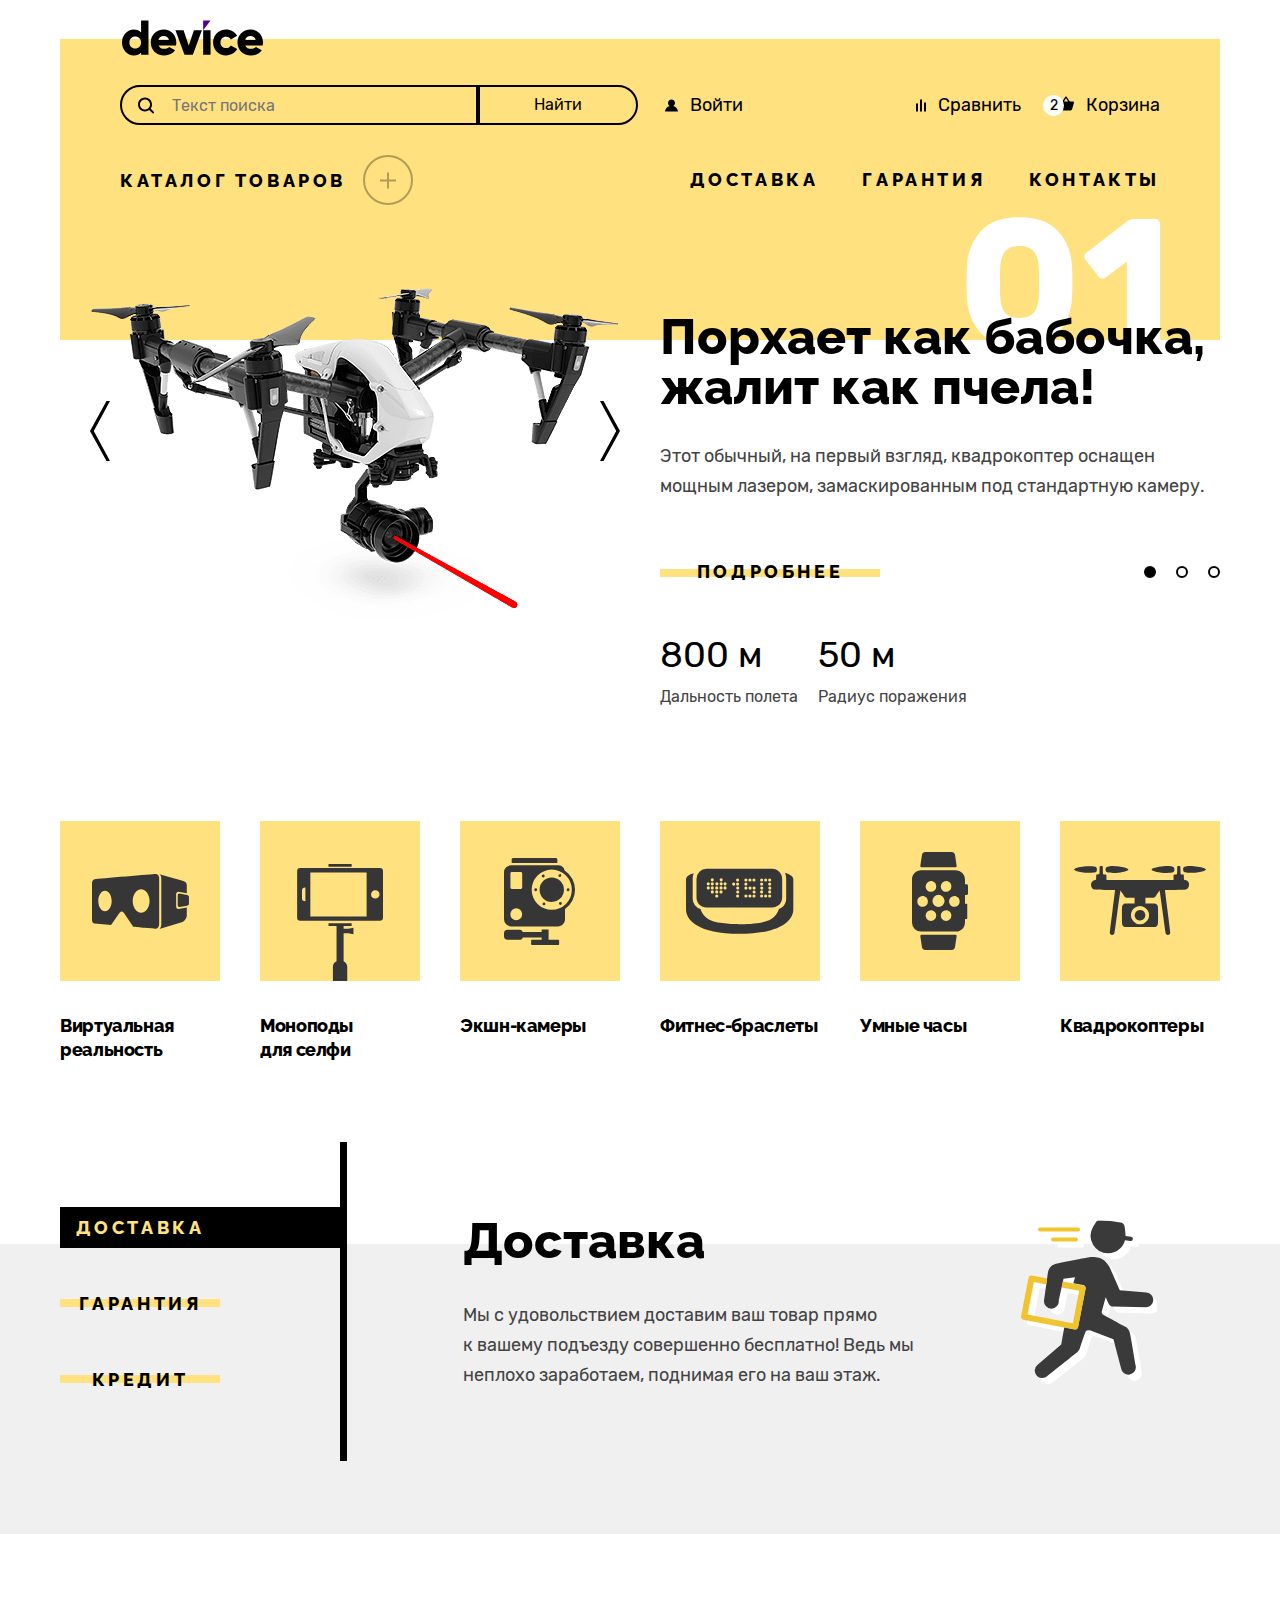
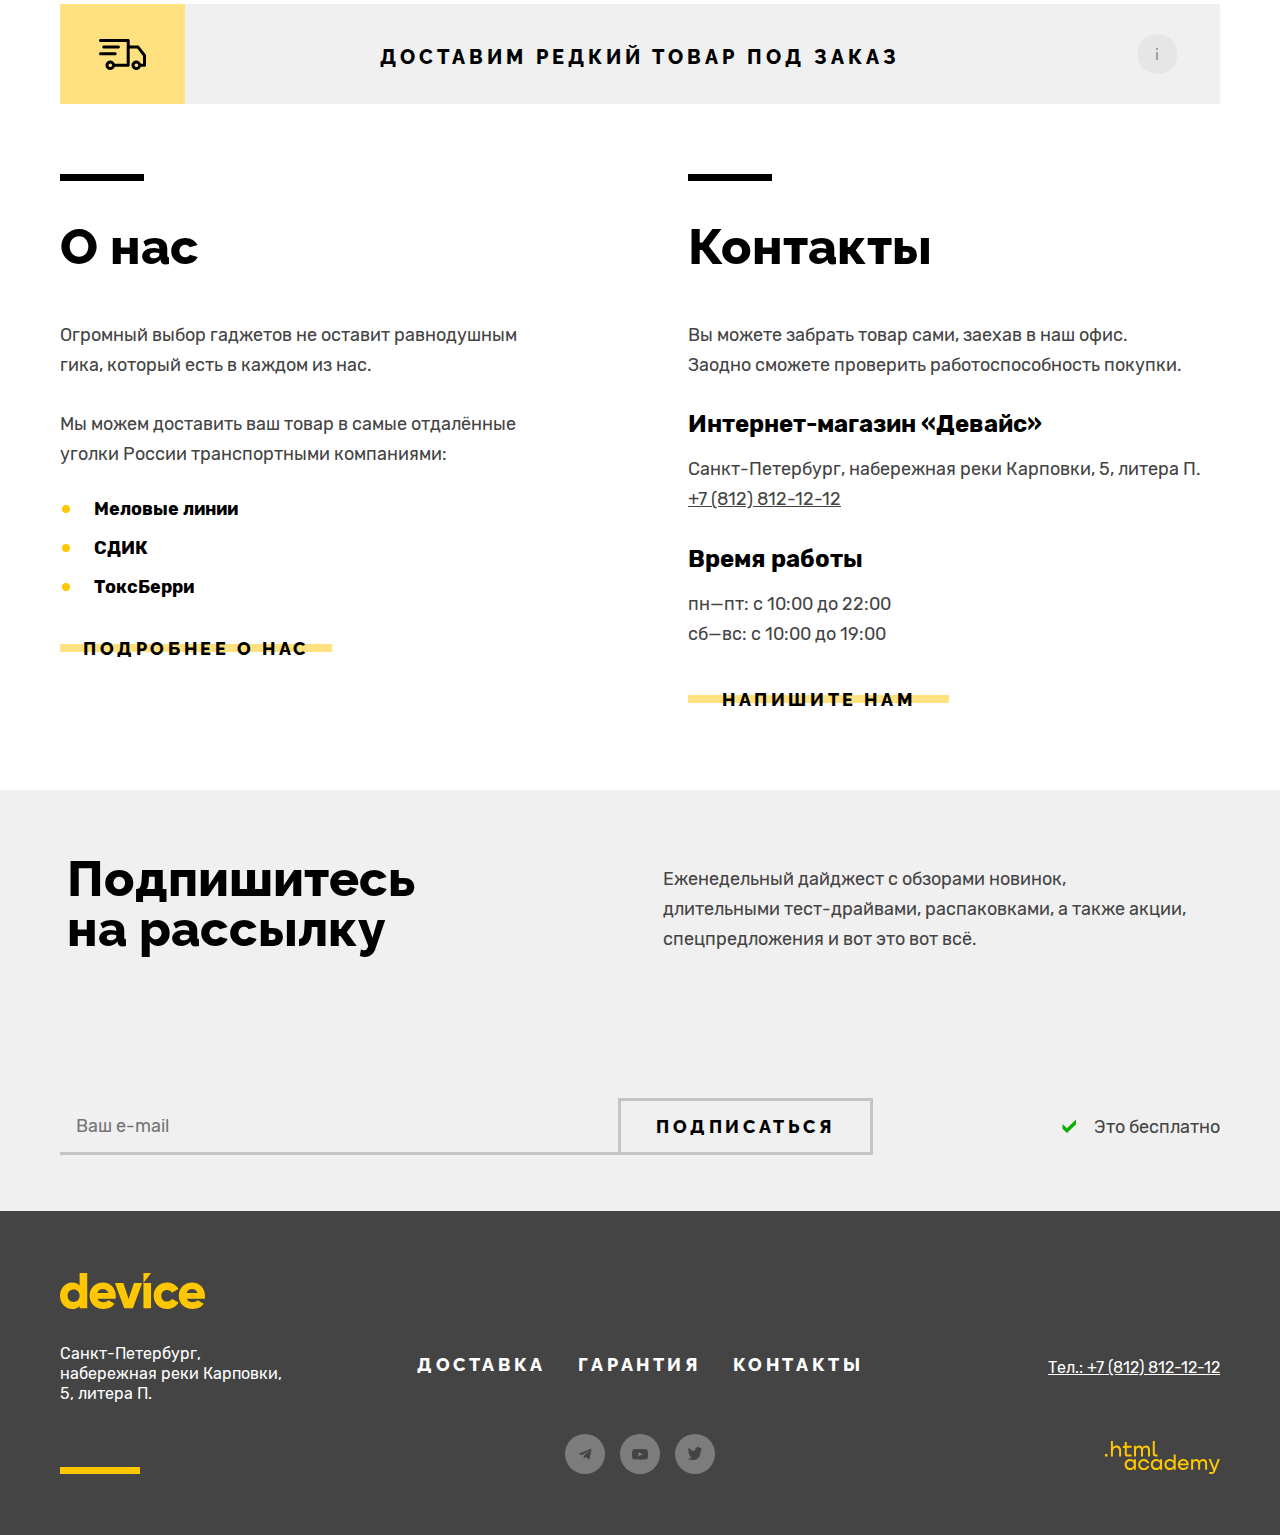
<file: index.html>
<!DOCTYPE html>
<html lang="ru">

<head>
  <meta charset="UTF-8">
  <meta name="viewport" content="width=device-width, initial-scale=1.0">
  <link rel="icon" type="image/png" sizes="32x32" href="images/favicon.png">
  <title>Каталог магазина "Device"</title>
  <link rel="stylesheet" href="styles/styles.css">
</head>

<body>
  <header class="page-header">
    <div class="header-container">
      <h1 class="visually-hidden">Главная страница сайта "Девайс".</h1>
      <a href="index.html" class="logo-link states">
        <img class="device-logo" src="images/device-logo-1.svg" width="145" height="36" alt="Логотип сайта device.">
      </a>
      <div class="header-flex">
        <section class="search-product">
          <h2 class="visually-hidden">Поиск товара.</h2>
          <form class="appointment-form" action="https://echo.htmlacademy.ru/" method="post">
            <label for="appointment-data"></label>
            <input class="appointment-search" type="text" id="appointment-data" placeholder="Текст поиска" required>
            <button class="appointment-button-search" type="submit">Найти</button>
          </form>
        </section>
        <nav class="navigation">
          <ul class="navigation-list">
            <li class="navigation-item ">
              <a class="navigation-link states" href="#">
                <svg class=" img-account" width=" 13" height="13" viewBox="0 0 13 13" aria-hidden="true"
                  focusable="false" fill="none" xmlns="http://www.w3.org/2000/svg">
                  <path
                    d="M0 12.39h13c-.2-2.6-2.1-4.8-4.7-5.5 1-.6 1.7-1.7 1.7-3 0-1.9-1.6-3.5-3.5-3.5S3 1.99 3 3.89c0 1.3.7 2.4 1.7 3-2.6.7-4.5 2.9-4.7 5.5Z"
                    fill="#000000" />
                </svg>
                Войти
              </a>
            </li>
            <li class=" navigation-item item-hidden">
              <a href="#" class="navigation-link states">Выйти</a>
            </li>
            <li class="navigation-item">
              <a href="#" class="navigation-link states">
                <svg class="img-compage" width="10" height="13" viewBox="0 0 10 13" aria-hidden="true" focusable="false"
                  fill="none" xmlns="http://www.w3.org/2000/svg">
                  <path d="M6 .39H4v12h2v-12ZM2 4.39H0v8h2v-8ZM10 3.39H8v9h2v-9Z" fill="#000000" />
                </svg>
                Сравнить
              </a>
            </li>
            <li class="navigation-item">
              <a href="#" class="navigation-link basket-link states">
                <div class="basket-container">2
                </div>
                Корзина
              </a>
              <div class="popover">
                <h2 class="visually-hidden">Корзина.</h2>
                <ul class="card-item-list">
                  <li class="card-item states">
                    <a class="card-link" href="#">
                      <img class="card-image" src="images/catalog-image-1.jpg" width="39" height="43"
                        alt="Любительская селфи-палка.">
                      <span class="card-text">
                        Любительская селфи-палка
                      </span>
                    </a>
                    <button type="button" class="card-button">
                      <span class="visually-hidden">Удалить из карзины.</span>
                    </button>
                  </li>
                  <li class="card-item states">
                    <a class="card-link" href="#">
                      <img class="card-image" src="images/catalog-image-2.jpg" width="39" height="43"
                        alt="Профессиональная селфи-палка.">
                      <span class="card-text">
                        Профессиональная селфи-палка
                      </span>
                    </a>
                    <button type="button" class="card-button">
                      <span class="visually-hidden">Удалить из карзины.</span>
                    </button>
                  </li>
                </ul>
                <div class="card-total">
                  <div class="card-goods">Товаров: 2</div>
                  <div class="card-price">Сумма: 2000 ₽</div>
                </div>
                <a class="card-basket-link" href="#">Открыть карзину</a>
              </div>
            </li>
          </ul>
        </nav>
      </div>
      <section class="advantages-information-container">
        <h2 class="visually-hidden">Навигация по каталогу.</h2>
        <ul class="catalog-header-list">
          <li class="catalog-item">
            <a href="#" class="catalog-name">Каталог товаров
              <span class="button-catalog states">
              </span>
            </a>
            <ul class="subcatalog">
              <li class="subcatalog-categories">
                <ul class="subcatalog-digital">
                  <li class="subcatalog-digital-item">
                    <a class="states" href="#"> Виртуальная реальность</a>
                  </li>
                  <li class="subcatalog-digital-item">
                    <a class="states" href="#"> Моноподы для cелфи</a>
                  </li>
                  <li class="subcatalog-digital-item">
                    <a class="states" href="#"> Экшн-камеры</a>
                  </li>
                </ul>
              </li>
              <li class="subcatalog-categories">
                <ul class="subcatalog-digital">
                  <li class="subcatalog-digital-item">
                    <a class="states" href="#">Фитнес-браслеты</a>
                  </li>
                  <li class="subcatalog-digital-item">
                    <a class="states" href="#"> Умные часы</a>
                  </li>
                </ul>
              </li>
              <li class="subcatalog-categories">
                <ul class="subcatalog-digital">
                  <li class="subcatalog-digital-item">
                    <a class="states" href="#"> Квадрокоптеры</a>
                  </li>
                </ul>
              </li>
            </ul>
          </li>
          <li class="advantages-information-item">
            <a href="#" class="advatrages-information-link states">Доставка</a>
          </li>
          <li class="advantages-information-item">
            <a href="#" class="advatrages-information-link states">Гарантия</a>
          </li>
          <li class="advantages-information-item">
            <a href="#" class="advatrages-information-link states">Контакты</a>
          </li>
        </ul>
      </section>
    </div>
  </header>
  <main class="page-main main-container">
    <div class="product-flex">
      <section class="gallery">
        <h2 class="visually-hidden">Примеры товаров.</h2>
        <img class="slider-image" width="560" height="560" src="images/slider-image-dron.png" alt="Примеры товаров.">
        <button class="slider-button slider-prev states" type="button">
          <span class="visually-hidden">Предыдущее фото.</span>
        </button>
        <button class="slider-button slider-next states" type="button">
          <span class="visually-hidden">Следующее фото.</span>
        </button>
      </section>
      <section class="about-product">
        <svg width="195" class="product-number" aria-hidden="true" focusable="false" height="130" viewBox="0 0 195 130"
          fill="none" xmlns="http://www.w3.org/2000/svg">
          <path
            d="M106.03 48.98c.24 3.36.36 8.76.36 16.2 0 7.32-.12 12.6-.36 15.84-.84 14.28-5.58 25.98-14.22 35.1-8.52 9.12-21.3 13.68-38.34 13.68-17.04 0-29.88-4.56-38.52-13.68C6.43 107 1.75 95.3.9 81.02.67 74.54.55 69.26.55 65.18s.12-9.48.36-16.2C1.75 34.7 6.43 23 14.95 13.88 23.59 4.76 36.43.2 53.47.2 70.5.2 83.29 4.76 91.8 13.88c8.64 9.12 13.38 20.82 14.22 35.1Zm-33.3.9c-.36-6.6-1.98-11.7-4.86-15.3-2.88-3.72-7.68-5.58-14.4-5.58-6.72 0-11.52 1.86-14.4 5.58-2.88 3.6-4.5 8.7-4.86 15.3-.24 6.48-.36 11.46-.36 14.94 0 3.24.12 8.34.36 15.3.24 6.6 1.8 11.76 4.68 15.48 3 3.6 7.86 5.4 14.58 5.4s11.52-1.8 14.4-5.4c3-3.72 4.62-8.88 4.86-15.48.24-3.48.36-8.58.36-15.3 0-6.72-.12-11.7-.36-14.94Zm46.52-7.38c-.6-.72-.9-1.68-.9-2.88 0-1.68.66-3 1.98-3.96l38.7-29.7c.24-.24.84-.72 1.8-1.44a21.85 21.85 0 0 1 3.24-1.8 7.92 7.92 0 0 1 3.24-.72h21.96c1.32 0 2.46.48 3.42 1.44s1.44 2.1 1.44 3.42v116.28c0 1.32-.48 2.46-1.44 3.42a4.67 4.67 0 0 1-3.42 1.44H165.7a4.67 4.67 0 0 1-3.42-1.44 4.67 4.67 0 0 1-1.44-3.42V44.48l-21.42 16.2a5.01 5.01 0 0 1-3.06 1.08 4.46 4.46 0 0 1-3.78-1.98L119.25 42.5Z"
            fill="#ffffff" />
        </svg>
        <h2 class="title-product">Порхает как бабочка, жалит как пчела!</h2>
        <p class="about-product-text text-color-dark">Этот обычный, на первый взгляд, квадрокоптер оснащен мощным
          лазером, замаскированным под стандартную камеру.</p>
        <div class="detail-product-container">
          <a href="#" class="detail-product button-frame">Подробнее</a>
          <ol class="slider-pagination">
            <li class="slider-pagination-item">
              <button class="slider-pagination-button slider-pagination-button-current " type="button">
                <span class="visually-hidden">1 фото.</span>
              </button>
            </li>
            <li class="slider-pagination-item">
              <button class="slider-pagination-button " type="button">
                <span class="visually-hidden">2 фото.</span>
              </button>
            </li>
            <li class="slider-pagination-item">
              <button class="slider-pagination-button " type="button">
                <span class="visually-hidden">3 фото.</span>
              </button>
            </li>
          </ol>
        </div>
        <dl class="feature-product">
          <div class="feature-product-container">
            <dt class="feature-product-item text-color-dark">Дальность полета</dt>
            <dd class="feature-product-distance">800 м</dd>
          </div>
          <div class="feature-product-container">
            <dt class="feature-product-item text-color-dark">Радиус поражения</dt>
            <dd class="feature-product-distance">50 м</dd>
          </div>
        </dl>
      </section>
    </div>
    <div class="product-flex product-none">
      <section class="gallery">
        <h2 class="visually-hidden">Примеры товаров.</h2>
        <img class="slider-image" width="560" height="560" src="images/slider-image-time.png" alt="Примеры товаров.">
        <button class="slider-button slider-prev states" type="button">
          <span class="visually-hidden">Предыдущее фото.</span>
        </button>
        <button class="slider-button slider-next states" type="button">
          <span class="visually-hidden">Следующее фото.</span>
        </button>
      </section>
      <section class="about-product">
        <svg width="228" class="product-number" focusable="false" aria-hidden="true" height="130" viewBox="0 0 228 130"
          fill="none" xmlns="http://www.w3.org/2000/svg">
          <path
            d="M105.67 48.98c.24 3.36.36 8.76.36 16.2 0 7.32-.12 12.6-.36 15.84-.84 14.28-5.58 25.98-14.22 35.1-8.52 9.12-21.3 13.68-38.34 13.68-17.04 0-29.88-4.56-38.52-13.68C6.07 107 1.4 95.3.55 81.02.31 74.54.2 69.26.2 65.18s.12-9.48.36-16.2C1.4 34.7 6.07 23 14.6 13.88 23.23 4.76 36.07.2 53.11.2c17.04 0 29.82 4.56 38.34 13.68 8.64 9.12 13.38 20.82 14.22 35.1Zm-33.3.9c-.36-6.6-1.98-11.7-4.86-15.3-2.88-3.72-7.68-5.58-14.4-5.58-6.72 0-11.52 1.86-14.4 5.58-2.88 3.6-4.5 8.7-4.86 15.3-.24 6.48-.36 11.46-.36 14.94 0 3.24.12 8.34.36 15.3.24 6.6 1.8 11.76 4.68 15.48 3 3.6 7.86 5.4 14.58 5.4s11.52-1.8 14.4-5.4c3-3.72 4.62-8.88 4.86-15.48.24-3.48.36-8.58.36-15.3 0-6.72-.12-11.7-.36-14.94ZM177.04 99.2h45.18c1.32 0 2.46.48 3.42 1.44s1.44 2.1 1.44 3.42v19.08c0 1.32-.48 2.46-1.44 3.42a4.67 4.67 0 0 1-3.42 1.44h-95.04a4.67 4.67 0 0 1-3.42-1.44 4.67 4.67 0 0 1-1.44-3.42v-15.48c0-4.56 1.74-8.1 5.22-10.62l53.82-38.52c3.84-2.88 6.36-5.52 7.56-7.92a17.2 17.2 0 0 0 1.98-8.1c0-3-1.08-6-3.24-9-2.04-3-6-4.5-11.88-4.5-4.08 0-7.32.84-9.72 2.52-2.28 1.56-3.78 3.06-4.5 4.5a111.1 111.1 0 0 0-2.52 6.3 5.7 5.7 0 0 1-2.7 3.24c-1.2.6-2.7.9-4.5.9H129.7a4.3 4.3 0 0 1-2.88-1.08 4.3 4.3 0 0 1-1.08-2.88 42.23 42.23 0 0 1 5.94-20.16c3.72-6.48 9.3-11.76 16.74-15.84 7.44-4.2 16.5-6.3 27.18-6.3 10.2 0 18.96 1.98 26.28 5.94 7.32 3.84 12.84 9 16.56 15.48a39.65 39.65 0 0 1 5.76 20.88c0 7.32-1.68 13.98-5.04 19.98-3.24 5.88-8.88 11.76-16.92 17.64l-25.2 19.08Z"
            fill="#ffffff" />
        </svg>
        <h2 class="title-product">Худеем
          правильно!</h2>
        <p class="about-product-text text-color-dark">Мотивирующие фитнес-браслеты помогут найти в себе силы не
          пропускать занятия и соблюдать диету.</p>
        <div class="detail-product-container">
          <a href="#" class="detail-product button-frame">Подробнее</a>
          <ol class="slider-pagination">
            <li class="slider-pagination-item">
              <button class="slider-pagination-button states" type="button">
                <span class="visually-hidden">1 фото.</span>
              </button>
            </li>
            <li class="slider-pagination-item">
              <button class="slider-pagination-button slider-pagination-button-current states" type="button">
                <span class="visually-hidden">2 фото.</span>
              </button>
            </li>
            <li class="slider-pagination-item">
              <button class="slider-pagination-button states" type="button">
                <span class="visually-hidden">3 фото.</span>
              </button>
            </li>
          </ol>
        </div>
        <dl class="feature-product">
          <div class="feature-product-container">
            <dt class="feature-product-item text-color-dark">Без подзарядки</dt>
            <dd class="feature-product-distance">48 часов</dd>
          </div>
        </dl>
      </section>
    </div>
    <div class="product-flex product-none">
      <section class="gallery">
        <h2 class="visually-hidden">Примеры товаров.</h2>
        <img class="slider-image" width="560" height="560" src="images/slider-image-monopod.png" alt="Примеры товаров.">
        <button class="slider-button slider-prev states" type="button">
          <span class="visually-hidden">Предыдущее фото.</span>
        </button>
        <button class="slider-button slider-next states" type="button">
          <span class="visually-hidden">Следующее фото.</span>
        </button>
      </section>
      <section class="about-product">
        <svg class="product-number" aria-hidden="true" focusable="false" width="230" height="130" viewBox="0 0 230 130"
          fill="none" xmlns="http://www.w3.org/2000/svg">
          <path
            d="M105.91 48.98c.24 3.36.36 8.76.36 16.2 0 7.32-.12 12.6-.36 15.84-.84 14.28-5.58 25.98-14.22 35.1-8.52 9.12-21.3 13.68-38.34 13.68-17.04 0-29.88-4.56-38.52-13.68C6.31 107 1.63 95.3.8 81.02.55 74.54.43 69.26.43 65.18s.12-9.48.36-16.2C1.63 34.7 6.31 23 14.83 13.88 23.47 4.76 36.31.2 53.35.2 70.4.2 83.17 4.76 91.7 13.88c8.64 9.12 13.38 20.82 14.22 35.1Zm-33.3.9c-.36-6.6-1.98-11.7-4.86-15.3-2.88-3.72-7.68-5.58-14.4-5.58-6.72 0-11.52 1.86-14.4 5.58-2.88 3.6-4.5 8.7-4.86 15.3-.24 6.48-.36 11.46-.36 14.94 0 3.24.12 8.34.36 15.3.24 6.6 1.8 11.76 4.68 15.48 3 3.6 7.86 5.4 14.58 5.4s11.52-1.8 14.4-5.4c3-3.72 4.62-8.88 4.86-15.48.24-3.48.36-8.58.36-15.3 0-6.72-.12-11.7-.36-14.94ZM217.96 2c1.32 0 2.46.48 3.42 1.44s1.44 2.1 1.44 3.42v19.08c0 1.8-1.2 3.9-3.6 6.3L197.44 54.2c9.84 2.4 17.58 6.54 23.22 12.42 5.64 5.88 8.46 13.32 8.46 22.32 0 13.32-4.68 23.46-14.04 30.42-9.24 6.96-22.32 10.44-39.24 10.44-10.92 0-20.46-1.68-28.62-5.04-8.16-3.36-14.4-7.74-18.72-13.14-4.32-5.52-6.6-11.34-6.84-17.46 0-1.08.36-1.98 1.08-2.7a3.96 3.96 0 0 1 2.88-1.26h22.68a9 9 0 0 1 4.68 1.08c1.2.6 2.58 1.62 4.14 3.06a31.06 31.06 0 0 0 7.38 5.04c2.64 1.08 6.42 1.62 11.34 1.62 6 0 10.8-1.02 14.4-3.06 3.72-2.04 5.58-5.04 5.58-9s-1.86-6.96-5.58-9c-3.6-2.04-8.4-3.06-14.4-3.06H160.9a4.67 4.67 0 0 1-3.42-1.44 4.67 4.67 0 0 1-1.44-3.42V56.54c0-1.2.3-2.28.9-3.24.72-.96 1.68-2.04 2.88-3.24L178.9 30.8h-46.98a4.67 4.67 0 0 1-3.42-1.44 4.67 4.67 0 0 1-1.44-3.42V6.86c0-1.32.48-2.46 1.44-3.42A4.67 4.67 0 0 1 131.92 2h86.04Z"
            fill="#ffffff" />
        </svg>
        <h2 class="title-product">Делай селфи,
          как Бен Стиллер!</h2>
        <p class="about-product-text text-color-dark">Самая длинная палка для селфи доступна в нашем магазине. Восемь
          (Восемь, Карл!) метров длиной и весом всего 5 кг.
        </p>
        <div class="detail-product-container">
          <a href="#" class="detail-product button-frame">Подробнее</a>
          <ol class="slider-pagination">
            <li class="slider-pagination-item">
              <button class="slider-pagination-button states" type="button">
                <span class="visually-hidden">1 фото.</span>
              </button>
            </li>
            <li class="slider-pagination-item">
              <button class="slider-pagination-button states" type="button">
                <span class="visually-hidden">2 фото.</span>
              </button>
            </li>
            <li class="slider-pagination-item">
              <button class="slider-pagination-button slider-pagination-button-current states" type="button">
                <span class="visually-hidden">3 фото.</span>
              </button>
            </li>
          </ol>
        </div>
        <dl class="feature-product">
          <div class="feature-product-container">
            <dt class="feature-product-item text-color-dark">Длина палки</dt>
            <dd class="feature-product-distance">8,5 м</dd>
          </div>
          <div class="feature-product-container">
            <dt class="feature-product-item text-color-dark">Вес палки</dt>
            <dd class="feature-product-distance">5 кг</dd>
          </div>
          <div class="feature-product-container">
            <dt class="feature-product-item text-color-dark">Материал</dt>
            <dd class="feature-product-distance">Карбон</dd>
          </div>
        </dl>
      </section>
    </div>
    <section class="product-sections">
      <h2 class="visually-hidden">Категории товаров.</h2>
      <ul class="product-sections-list">
        <li class="product-sections-item">
          <a class="product-sections-link" href="#">
            <div class="product-sections-container virtual">
            </div>
            <h3 class="product-sections-title">Виртуальная реальность</h3>
          </a>
        </li>
        <li class="product-sections-item">
          <a class="product-sections-link" href="catalog.html">
            <div class="product-sections-container monopod">
            </div>
            <h3 class="product-sections-title">Моноподы<br>для селфи</h3>
          </a>
        </li>
        <li class="product-sections-item">
          <a class="product-sections-link" href="#">
            <div class="product-sections-container action">
            </div>
            <h3 class="product-sections-title">Экшн-камеры</h3>
          </a>
        </li>
        <li class="product-sections-item">
          <a class="product-sections-link" href="#">
            <div class="product-sections-container band">
            </div>
            <h3 class="product-sections-title">Фитнес-браслеты</h3>
          </a>
        </li>
        <li class="product-sections-item">
          <a class="product-sections-link" href="#">
            <div class="product-sections-container watch">
            </div>
            <h3 class="product-sections-title">Умные часы</h3>
          </a>
        </li>
        <li class="product-sections-item">
          <a class="product-sections-link" href="#">
            <div class="product-sections-container quadro">
            </div>
            <h3 class="product-sections-title">Квадрокоптеры</h3>
          </a>
        </li>
      </ul>
    </section>
    <section class="about-buying">
      <div class="buying-container">
        <h2 class="visually-hidden">Доставка, гарантия, кредит.</h2>
        <ul class="buying-list">
          <li class="buying-item button-active">
            <a href="#" class="buying-link buying-link-active states">Доставка</a>
          </li>
          <li class="buying-item">
            <a href="#" class="buying-link button-frame">Гарантия</a>
          </li>
          <li class="buying-item">
            <a href="#" class="buying-link button-frame">Кредит</a>
          </li>
        </ul>
        <div class="background-separation"></div>
        <section class="about-buying-list list-1">
          <h3 class="buying-title ">Доставка</h3>
          <p class="text-color-dark">Мы с удовольствием доставим ваш товар прямо<br>
            к вашему подъезду совершенно бесплатно! Ведь мы неплохо заработаем, поднимая его на ваш этаж.</p>
        </section>
      </div>
    </section>
    <section class="about-buying about-buying-hidden">
      <div class="buying-container">
        <h2 class="visually-hidden">Доставка, гарантия, кредит.</h2>
        <ul class="buying-list">
          <li class="buying-item ">
            <a href="#" class="buying-link button-frame">Доставка</a>
          </li>
          <li class="buying-item button-active">
            <a href="#" class="buying-link buying-link-active states">Гарантия</a>
          </li>
          <li class="buying-item">
            <a href="#" class="buying-link button-frame">Кредит</a>
          </li>
        </ul>
        <div class="background-separation"></div>
        <section class="about-buying-list list-2">
          <h3 class="buying-title ">Гарантия</h3>
          <p class="text-color-dark">Если из-за возгорания купленного у нас товара у вас
            сгорит дом — не переживайте, мы выдадим вам новый.
            Товар, не дом, конечно же.</p>
        </section>
      </div>
    </section>
    <section class="about-buying about-buying-hidden">
      <div class="buying-container">
        <h2 class="visually-hidden">Доставка, гарантия, кредит.</h2>
        <ul class="buying-list">
          <li class="buying-item ">
            <a href="#" class="buying-link button-frame">Доставка</a>
          </li>
          <li class="buying-item">
            <a href="#" class="buying-link button-frame">Гарантия</a>
          </li>
          <li class="buying-item button-active">
            <a href="#" class="buying-link buying-link-active states">Кредит</a>
          </li>
        </ul>
        <div class="background-separation"></div>
        <section class="about-buying-list list-3">
          <h3 class="buying-title ">Кредит</h3>
          <p class="text-color-dark">Залезть в долговую яму стало проще! Кредитные консультанты подберут для вас
            наиболее выгодные условия кредита. Выгодные для банка, разумеется.</p>
        </section>
      </div>
    </section>
    <section class="product-order">
      <h2 class="visually-hidden">Доставка редких товаров.</h2>
      <a href="#" class="product-order-link">
        Доставим редкий товар под заказ
      </a>
    </section>
    <div class="about-flex">
      <section class="about-us black-band">
        <h2 class="about-us-title">О нас</h2>
        <p class=" text-color-dark">Огромный выбор гаджетов не оставит равнодушным гика, который есть в каждом
          из нас.</p>
        <p class=" text-color-dark last-text">Мы можем доставить ваш товар в самые отдалённые уголки России
          транспортными компаниями:</p>
        <ul class="about-us-companies">
          <li class="about-us-companies-item">Меловые линии</li>
          <li class="about-us-companies-item">СДИК</li>
          <li class="about-us-companies-item">ТоксБерри</li>
        </ul>
        <div class="button-detail-about-container">
          <a class="button-detail-about button-frame" href="#">Подробнее о нас</a>
        </div>
      </section>
      <section class="contacts black-band">
        <h2 class="about-title">Контакты</h2>
        <p class=" text-color-dark">Вы можете забрать товар сами, заехав в наш офис.<br>Заодно сможете проверить
          работоспособность покупки.</p>
        <h3 class="contacts-subtitle">Интернет-магазин «Девайс»</h3>
        <address class="contacts-address">
          <p class="text-color-dark contacts-address-text ">Санкт-Петербург, набережная реки Карповки, 5, литера П.</p>
          <a class="contacts-phone text-color-dark states" href="tel:+78128121212">+7 (812) 812-12-12</a>
        </address>
        <h3 class="working-hours">Время работы</h3>
        <ul class="contacts-schedule">
          <li class="text-color-dark contacts-schedule-item ">пн—пт: с 10:00 до 22:00</li>
          <li class="text-color-dark contacts-schedule-item ">сб—вс: с 10:00 до 19:00</li>
        </ul>
        <div class="button-detail-about-container">
          <a class="button-detail-contacts button-frame" href="#">Напишите нам</a>
        </div>
      </section>
    </div>
    <section class="appointment">
      <div class="appointment-container">
        <div class="subscription-flex">
          <h2 class="appointment-title">Подпишитесь на рассылку</h2>
          <p class="text-color-dark text-about">Еженедельный дайджест с обзорами новинок,<br> длительными тест-драйвами,
            распаковками, а также акции, спецпредложения и вот это вот всё.</p>
        </div>
        <div class="appointment-form-flex">
          <form class="appointment-form" action="https://echo.htmlacademy.ru/" method="post">
            <label class="form-label" for="appointment-email"></label>
            <span class="label-form">
              <input class="appointment-input" type="email" id="appointment-email" name="appointment-email"
                placeholder="Ваш e-mail" required>
              <span class="form-error-text">Забавный у вас адрес</span>
              <button class="appointment-button" type="submit">
                Подписаться
              </button>
            </span>
          </form>
          <p class="text-color-dark free-subscription ">Это бесплатно</p>
        </div>
      </div>
    </section>
  </main>
  <footer class="page-footer">
    <div class="footer-container">
      <section class="footer-contacts">
        <h2 class="visually-hidden">Контакты.</h2>
        <a href="index.html" class="footer-logo-link states">
          <img class="device-logo" src="images/device-logo-2.svg" width="145" height="36" alt="Логотип сайта Девайс.">
        </a>
        <p class="footer-address">Санкт-Петербург, набережная
          реки Карповки, 5, литера П.</p>
        <div class="yellow-stripe"></div>
      </section>
      <div class="footer-links">
        <section class="footer-info">
          <h2 class="visually-hidden">Доставка, гарантия, контакты.</h2>
          <ul class="footer-info-list">
            <li class="footer-info-item">
              <a href="" class="footer-info-link">Доставка</a>
            </li>
            <li class="footer-info-item">
              <a href="" class="footer-info-link">Гарантия</a>
            </li>
            <li class="footer-info-item">
              <a href="" class="footer-info-link">Контакты</a>
            </li>
          </ul>
        </section>
        <section class="footer-social">
          <h2 class="visually-hidden">Сыллки на каналы.</h2>
          <ul class="footer-social-list">
            <li class="footer-social-item">
              <a class="footer-social-link" href="https://t.me/htmlacademy">
                <img class="footer-social-image" width="13" height="11" src="images/social-tg.svg" alt="">
                <span class="visually-hidden">Телеграм.</span>
              </a>
            </li>
            <li class="footer-social-item">
              <a class="footer-social-link" href="https://www.youtube.com/user/htmlacademyru">
                <img class="footer-social-image" width="16" height="11" src="images/social-youtube.svg" alt="">
                <span class="visually-hidden">Ютуб.</span>
              </a>
            </li>
            <li class="footer-social-item">
              <a class="footer-social-link" href="https://twitter.com/htmlacademy_ru">
                <img class="footer-social-image" width="15" height="14" src="images/social-twitter.svg" alt="">
                <span class="visually-hidden">Твитер.</span>
              </a>
            </li>
          </ul>
        </section>
      </div>
      <div class="footer-tel-container">
        <address class="footer-tel">
          <a class="contacts-phone-footer states" href="tel:+78128121212">Тел.: +7 (812) 812-12-12</a>
          <a href="https://htmlacademy.ru/" class="contacts-htmlacademy">
            <svg class="contacts-htmlacademy-image" width="115" height="33" viewBox="0 0 115 33"
              xmlns="http://www.w3.org/2000/svg">
              <path
                d="M0 12.9v2.6h2.5v-2.6H0ZM11.6 4.5c-1.6 0-2.8.7-3.6 1.7h-.1V0h-2v15.5h2v-5.3c0-2.1 1.3-3.6 3.3-3.6 1.8 0 2.9 1.4 2.9 3.2v5.7h2V9.4c.1-3-1.8-4.9-4.5-4.9ZM26.6 4.8h-4.8V1.1h-2v3.8h-1.9v2h1.9v6c0 1.7 1 2.7 2.7 2.7h4.1v-2h-3.7c-.7 0-1.1-.4-1.1-1.1V6.8h4.8v-2ZM41.1 4.6c-1.6 0-2.9.8-3.5 2.1h-.1c-.6-1.2-1.8-2.1-3.4-2.1-1.4 0-2.5.8-3.1 1.8h-.1V4.8H29v10.6h2V10c0-2 1-3.5 2.6-3.5 1.5 0 2.4 1 2.4 2.6v6.3h2V9.8c0-2.4 1.4-3.3 2.6-3.3 1.5 0 2.4 1 2.4 2.6v6.3h2V8.9c.1-2.5-1.4-4.3-3.9-4.3ZM47.8 12.7c0 1.7 1 2.7 2.8 2.7h2v-2h-1.7c-.7 0-1.1-.4-1.1-1.1V0h-2v12.7ZM28.9 19.7c-.9-1.1-2.2-1.8-3.9-1.8-3.1 0-5.4 2.3-5.4 5.6s2.3 5.6 5.4 5.6c1.8 0 3-.8 3.8-1.9h.1v1.6h2V18.2h-2v1.5Zm-3.6 7.4c-2.2 0-3.6-1.6-3.6-3.6s1.4-3.6 3.6-3.6 3.6 1.6 3.6 3.6c0 1.9-1.4 3.6-3.6 3.6ZM44.2 22c-.5-2.4-2.6-4.1-5.4-4.1a5.4 5.4 0 0 0-5.6 5.6c0 3.1 2.2 5.6 5.6 5.6 2.8 0 4.9-1.8 5.4-4.2h-2.1a3.4 3.4 0 0 1-3.3 2.3c-2.2 0-3.6-1.6-3.6-3.6s1.4-3.6 3.6-3.6c1.6 0 2.8 1 3.3 2.2h2.1V22ZM55.1 19.7c-.9-1.1-2.2-1.8-3.9-1.8-3.1 0-5.4 2.3-5.4 5.6s2.3 5.6 5.4 5.6c1.8 0 3-.8 3.8-1.9h.1v1.6h2V18.2h-2v1.5Zm-3.6 7.4c-2.2 0-3.6-1.6-3.6-3.6s1.4-3.6 3.6-3.6 3.6 1.6 3.6 3.6c0 1.9-1.5 3.6-3.6 3.6ZM68.7 19.8c-.9-1.1-2.2-1.9-3.9-1.9-3.1 0-5.4 2.3-5.4 5.6s2.2 5.6 5.4 5.6c1.7 0 3-.8 3.8-1.8h.1v1.5h2V13.4h-2v6.4Zm-3.6 7.3c-2.2 0-3.6-1.6-3.6-3.6s1.4-3.6 3.6-3.6 3.6 1.6 3.6 3.6c-.1 2-1.5 3.6-3.6 3.6ZM78.3 17.9c-3.3 0-5.5 2.5-5.5 5.6 0 3 2.1 5.6 5.5 5.6 2.5 0 4.5-1.3 5.2-3.6h-2.1c-.5 1-1.6 1.6-3 1.6-1.9 0-3.3-1.3-3.4-2.9h8.8c.2-3.6-2-6.3-5.5-6.3Zm0 1.9c1.7 0 3 1 3.3 2.6h-6.5c.3-1.5 1.5-2.6 3.2-2.6ZM98.2 17.9c-1.6 0-2.9.8-3.6 2h-.1c-.6-1.2-1.8-2-3.4-2-1.4 0-2.5.7-3.1 1.8v-1.5h-1.9v10.6h2v-5.4c0-2 1-3.4 2.6-3.5 1.5 0 2.4 1 2.4 2.6v6.3h2v-5.6c0-2.4 1.4-3.3 2.6-3.3 1.5 0 2.4 1 2.4 2.6v6.3h2v-6.5c.1-2.6-1.4-4.4-3.9-4.4ZM109.4 27l-3.6-8.9h-2.2l4.8 11.6c-.3.9-.7 1.2-1.7 1.2h-2.5v2h2.5c1.8 0 2.8-.8 3.5-2.6l4.7-12.2h-2.1l-3.4 8.9Z"
                fill="#ffc700" />
            </svg>
            <span class="visually-hidden">Сайт htmlacademy.</span>
          </a>
        </address>
      </div>
    </div>
  </footer>
  <div class="modal-container modal-container-close">
    <div class="modal modal-auth">
      <button class="modal-close-button states" type="button">
        <span class="visually-hidden">Закрыть.</span>
      </button>
      <section class="modal-content">
        <h2 class="modal-title">Доставка под заказ</h2>
        <form class="auth-form" action="https://echo.htmlacademy.ru/" method="post">
          <div class=" data-container">
            <p class="field-group">
              <label class="modal-text" for="auth-name">Ваше имя:</label>
              <input class="auth-form-data" type="text" id="auth-name" name="auth-name" placeholder="Введите имя"
                required>
            </p>
            <p class="field-group">
              <label class="modal-text" for="auth-email">Ваш e-mail:</label>
              <input class="auth-form-data" type="email" id="auth-email" name="auth-email" placeholder="почта" required>
            </p>
          </div>
          <div class="amount-container">
            <p class="field-group">
              <label class="modal-text" for="auth-amount">Что нужно привезти:</label>
              <input class="auth-form-data" type="text" id="auth-amount" name="auth-amount"
                placeholder="В свободной форме" required>
            </p>
            <div class="field-group">
              <a href="#" class="modal-text modal-text-info">Количество:
                <p class="modal-text-info-window">Постараемся найти, сколько нужно. Привезём сколько получится по
                  требованиям
                  к провозу багажа.</p>
              </a>
              <div class="field-groip-button">
                <button class="auth-button-amount button-down" type="button">
                  <span class="visually-hidden ">Убавить.</span></button>
                <div class="auth-button-amount">
                  <label class="visually-hidden" for="button-amount">Количество товаров</label>
                  <input type="text" id="button-amount" class="auth-button-amount" name="button-amount" value="1">
                </div>
                <button class="auth-button-amount button-up" type="button">
                  <span class="visually-hidden">Добавить.</span></button>
              </div>
            </div>
          </div>
          <button class="auth-button button-frame" type="submit">
            <span class="button-frame">Отправить</span></button>
        </form>
      </section>
    </div>
  </div>
</body>

</html>
</file>
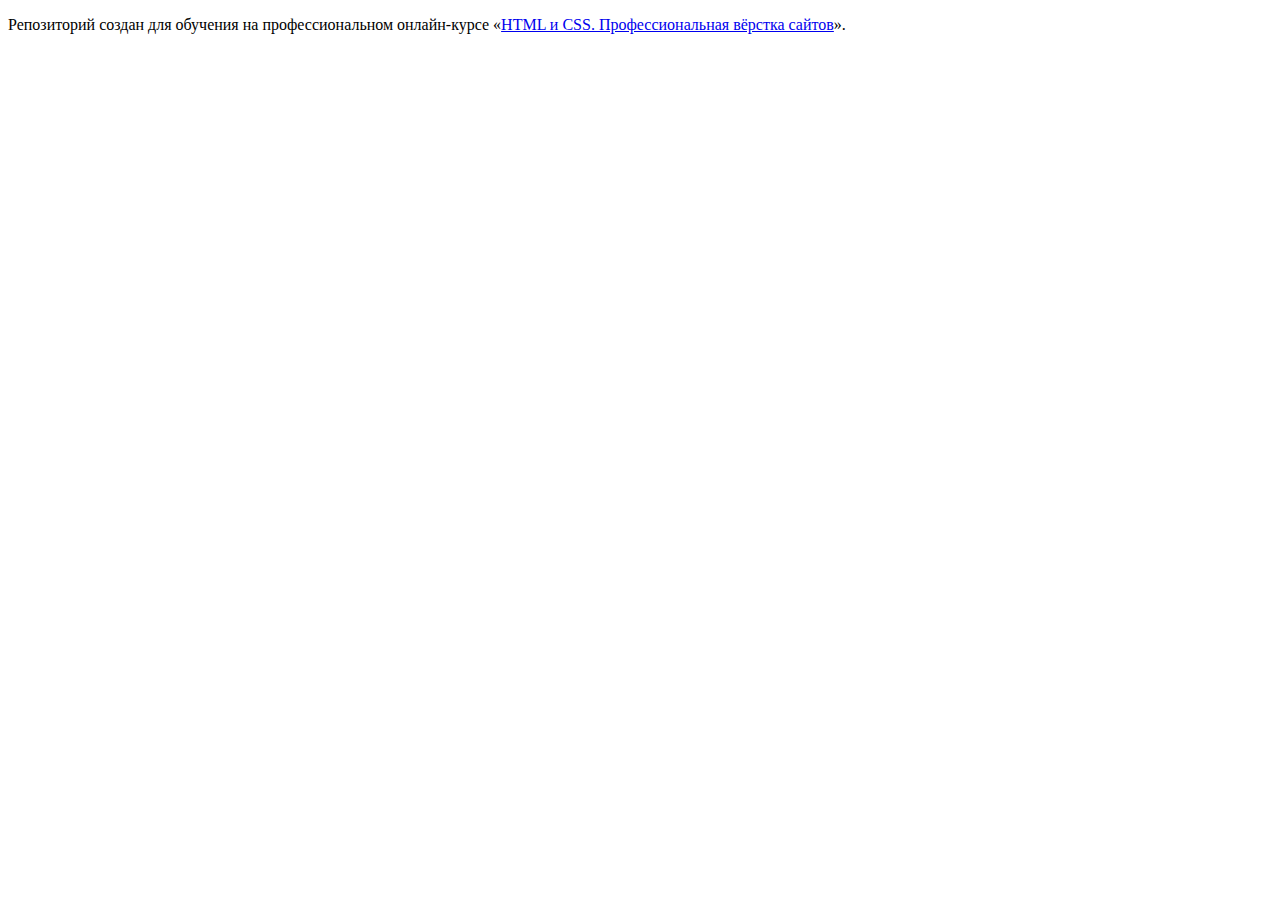
<file: 1/index.html>
<!DOCTYPE html>
<html lang="ru">
  <head>
    <meta charset="utf-8">
    <title>HTML Academy: Девайс</title>
    <base href="https://htmlacademy-htmlcss.github.io/1926869-device-34/1/">
</head>
  <body>

    <p>Репозиторий создан для обучения на профессиональном онлайн‑курсе «<a href="https://htmlacademy.ru/intensive/htmlcss">HTML и CSS. Профессиональная вёрстка сайтов</a>».</p>

  </body>
</html>
</file>
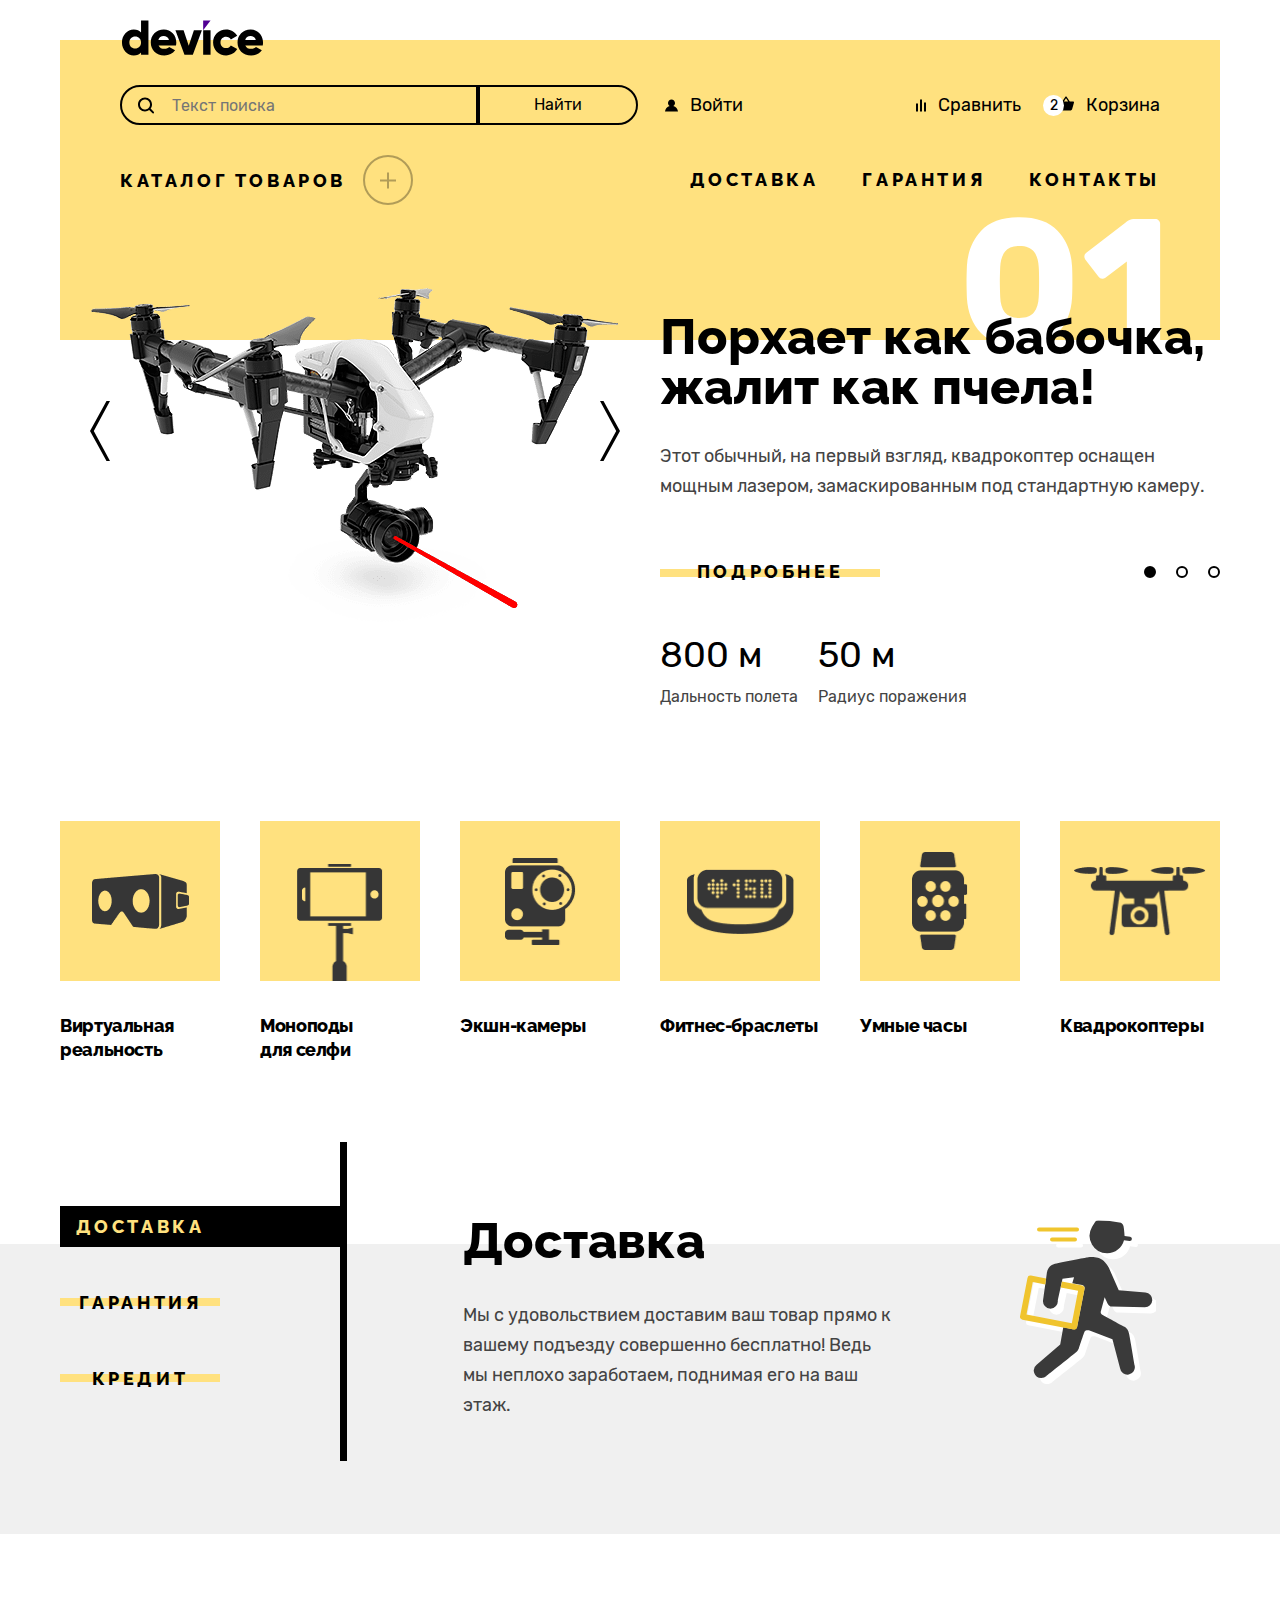
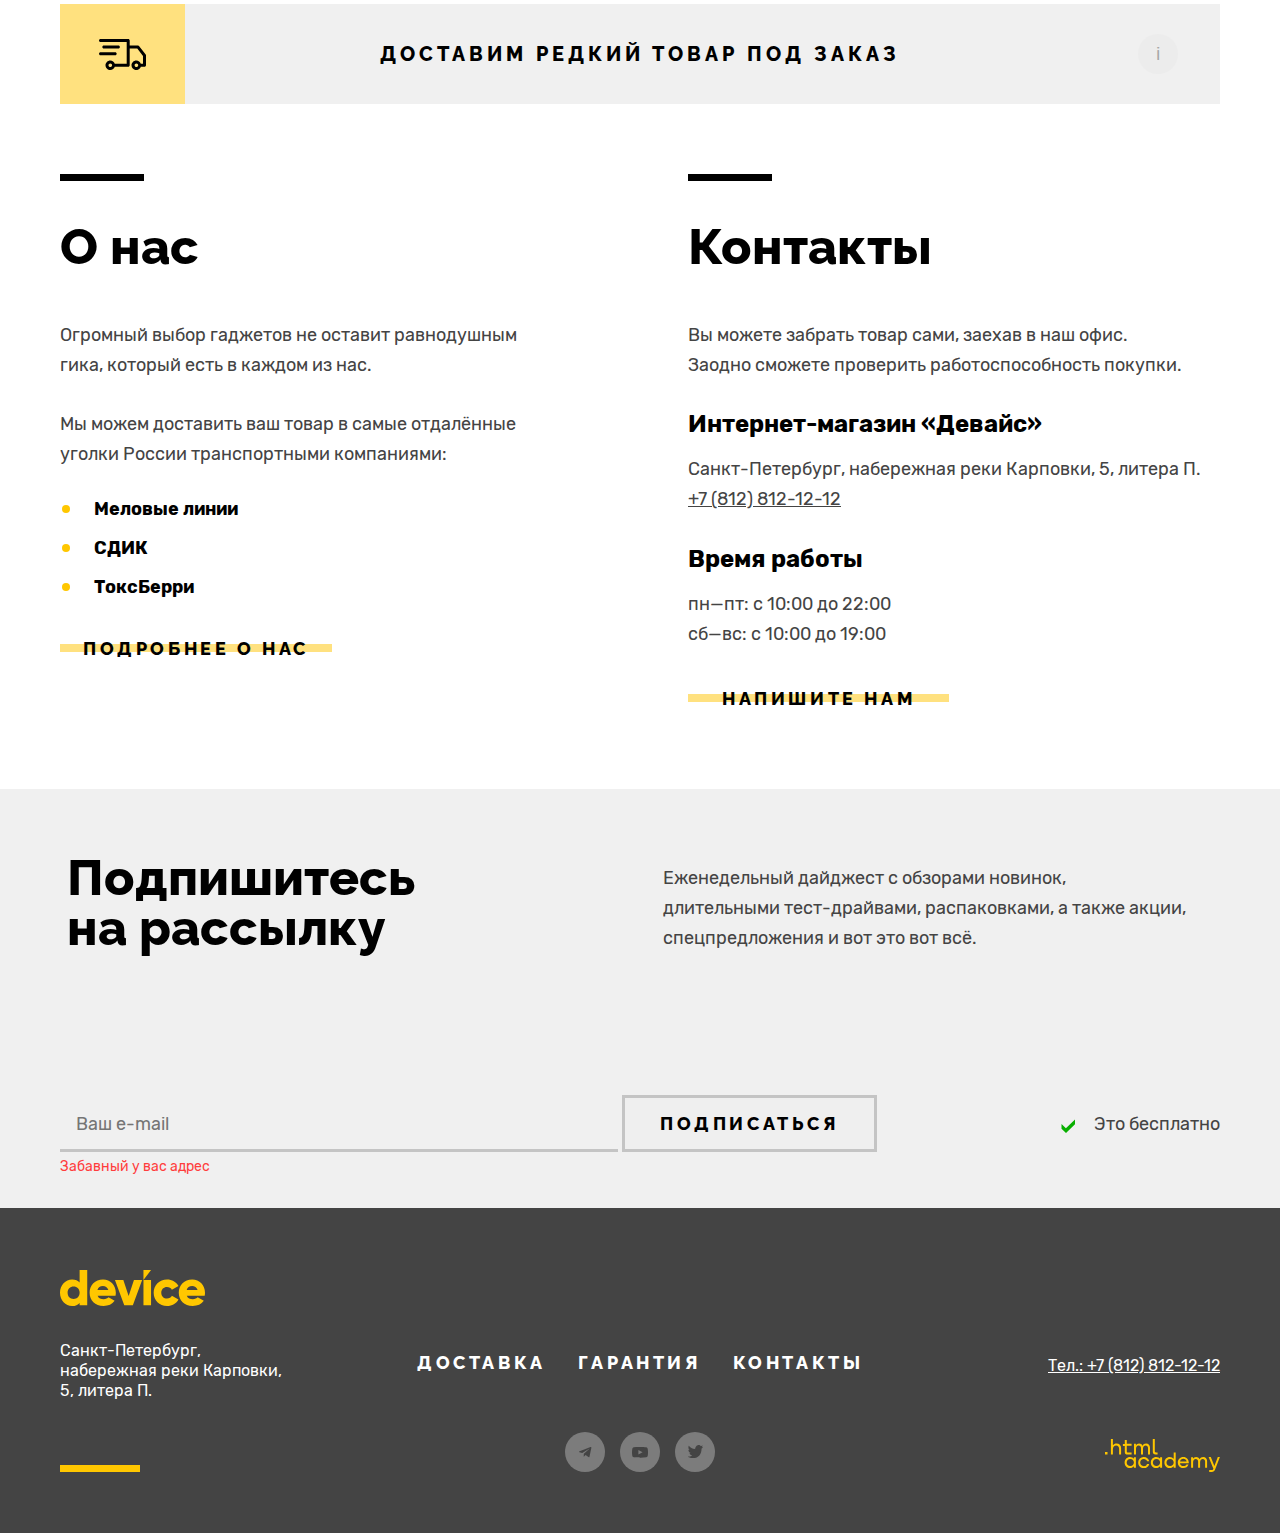
<file: 9/index.html>
<!DOCTYPE html>
<html lang="ru">

<head>
  <meta charset="UTF-8">
  <meta name="viewport" content="width=device-width, initial-scale=1.0">
  <title>Каталог магазина "Device"</title>
  <link rel="stylesheet" href="styles/styles.css">
  <base href="https://htmlacademy-htmlcss.github.io/1926869-device-34/9/">
</head>

<body>
  <header class="page-header">
    <div class="header-container">
      <h1 class="visually-hidden">Главная страница сайта "Девайс"</h1>
      <a href="index.html" class="logo-link states">
        <img class="device-logo" src="images/device-logo1.svg" width="145" height="36" alt="Логотип сайта device">
      </a>
      <div class="header-flex">
        <section class="search-product">
          <h2 class="visually-hidden">Поиск товара</h2>
          <form class="appointment-form" action="https://echo.htmlacademy.ru/" method="post">
            <label for="appointment-data"></label>
            <input class="appointment-search" type="text" id="appointment-data" placeholder="Текст поиска">
            <button class="appointment-button-search" type="submit">Найти</button>
          </form>
        </section>
        <nav class="navigation">
          <ul class="navigation-list">
            <li class="navigation-item ">
              <a class="navigation-link states" href="#">
                <svg class=" img-account" width=" 13" height="13" viewBox="0 0 13 13" aria-hidden="true"
                  focusable="false" fill="none" xmlns="http://www.w3.org/2000/svg">
                  <path
                    d="M0 12.39h13c-.2-2.6-2.1-4.8-4.7-5.5 1-.6 1.7-1.7 1.7-3 0-1.9-1.6-3.5-3.5-3.5S3 1.99 3 3.89c0 1.3.7 2.4 1.7 3-2.6.7-4.5 2.9-4.7 5.5Z"
                    fill="#000" />
                </svg>
                Войти
              </a>
            </li>
            <li class=" navigation-item item-hidden">
              <a href="#" class="navigation-link states">Выйти</a>
            </li>
            <li class="navigation-item">
              <a href="#" class="navigation-link states">
                <svg class="img-compage" width="10" height="13" viewBox="0 0 10 13" aria-hidden="true" focusable="false"
                  fill="none" xmlns="http://www.w3.org/2000/svg">
                  <path d="M6 .39H4v12h2v-12ZM2 4.39H0v8h2v-8ZM10 3.39H8v9h2v-9Z" fill="#000" />
                </svg>
                Сравнить
              </a>
            </li>
            <li class="navigation-item">
              <a href="#" class="navigation-link basket-link states">
                <div class="basket-container">2
                </div>
                Корзина
              </a>
              <div class="popover">
                <h2 class="visually-hidden">Корзина</h2>
                <ul class="card-item-list">
                  <li class="card-item">
                    <a href="#">
                      <img class="card-image" src="/images/catalog-image-1.jpg" width="39" height="43"
                        alt="Любительская селфи-палка">
                    </a>
                    <a href="#" class="card-text">
                      Любительская селфи-палка
                    </a>
                    <button type="button" class="card-button">
                      <span class="visually-hidden">Удалить из карзины</span>
                    </button>
                  </li>
                  <li class="card-item">
                    <a href="#">
                      <img class="card-image" src="/images/catalog-image-2.jpg" width="39" height="43"
                        alt="Профессиональная селфи-палка">
                    </a>
                    <a href="#" class="card-text">
                      Профессиональная селфи-палка
                    </a>
                    <button type="button" class="card-button">
                      <span class="visually-hidden">Удалить из карзины</span>
                    </button>
                  </li>
                </ul>
                <div class="card-total">
                  <div class="card-goods">Товаров: 2</div>
                  <div class="card-price">Сумма: 2000 ₽</div>
                </div>
                <a class="card-basket-link" href="#">Открыть карзину</a>

              </div>
            </li>
          </ul>
        </nav>
      </div>
      <section class="advantages-information-container">
        <h2 class="visually-hidden">Навигация по каталогу</h2>
        <ul class="catalog-header-list">
          <li class="catalog-item">
            <a href="#" class="catalog-name">Каталог товаров
              <span class="button-catalog states">
              </span>
            </a>
            <ul class="subcatalog">
              <li class="subcatalog-categories">
                <ul class="subcatalog-digital">
                  <li class="subcatalog-digital-item">
                    <a class="states" href="#"> Виртуальная реальность</a>
                  </li>
                  <li class="subcatalog-digital-item">
                    <a class="states" href="#"> Моноподы для cелфи</a>
                  </li>
                  <li class="subcatalog-digital-item">
                    <a class="states" href="#"> Экшн-камеры</a>
                  </li>
                </ul>
              </li>
              <li class="subcatalog-categories">
                <ul class="subcatalog-digital">
                  <li class="subcatalog-digital-item">
                    <a class="states" href="#">Фитнес-браслеты</a>
                  </li>
                  <li class="subcatalog-digital-item">
                    <a class="states" href="#"> Умные часы</a>
                  </li>
                </ul>
              </li>
              <li class="subcatalog-categories">
                <ul class="subcatalog-digital">
                  <li class="subcatalog-digital-item">
                    <a class="states" href="#"> Квадрокоптеры</a>
                  </li>
                </ul>
              </li>
            </ul>
          </li>

          <!-- class="advantages-information"> -->
          <li class="advantages-information-item">
            <a href="#" class="advatrages-information-link states">Доставка</a>
          </li>
          <li class="advantages-information-item">
            <a href="#" class="advatrages-information-link states">Гарантия</a>
          </li>
          <li class="advantages-information-item">
            <a href="#" class="advatrages-information-link states">Контакты</a>
          </li>
        </ul>
      </section>
    </div>
  </header>
  <main class="page-main main-container">
    <div class="product-flex">
      <section class="gallery">
        <h2 class="visually-hidden">Примеры товаров</h2>
        <img class="slider-image" width="560" height="560" src="images/slider_image_dron.png" alt="Примеры товаров">
        <button class="slider-button slider-prev states" type="button">
          <span class="visually-hidden">Предыдущее фото</span>
        </button>
        <button class="slider-button slider-next states" type="button">
          <span class="visually-hidden">Следующее фото</span>
        </button>
      </section>


      <section class="about-product">
        <svg width="195" class="product-number" aria-hidden="true" focusable="false" height="130" viewBox="0 0 195 130"
          fill="none" xmlns="http://www.w3.org/2000/svg">
          <path
            d="M106.03 48.98c.24 3.36.36 8.76.36 16.2 0 7.32-.12 12.6-.36 15.84-.84 14.28-5.58 25.98-14.22 35.1-8.52 9.12-21.3 13.68-38.34 13.68-17.04 0-29.88-4.56-38.52-13.68C6.43 107 1.75 95.3.9 81.02.67 74.54.55 69.26.55 65.18s.12-9.48.36-16.2C1.75 34.7 6.43 23 14.95 13.88 23.59 4.76 36.43.2 53.47.2 70.5.2 83.29 4.76 91.8 13.88c8.64 9.12 13.38 20.82 14.22 35.1Zm-33.3.9c-.36-6.6-1.98-11.7-4.86-15.3-2.88-3.72-7.68-5.58-14.4-5.58-6.72 0-11.52 1.86-14.4 5.58-2.88 3.6-4.5 8.7-4.86 15.3-.24 6.48-.36 11.46-.36 14.94 0 3.24.12 8.34.36 15.3.24 6.6 1.8 11.76 4.68 15.48 3 3.6 7.86 5.4 14.58 5.4s11.52-1.8 14.4-5.4c3-3.72 4.62-8.88 4.86-15.48.24-3.48.36-8.58.36-15.3 0-6.72-.12-11.7-.36-14.94Zm46.52-7.38c-.6-.72-.9-1.68-.9-2.88 0-1.68.66-3 1.98-3.96l38.7-29.7c.24-.24.84-.72 1.8-1.44a21.85 21.85 0 0 1 3.24-1.8 7.92 7.92 0 0 1 3.24-.72h21.96c1.32 0 2.46.48 3.42 1.44s1.44 2.1 1.44 3.42v116.28c0 1.32-.48 2.46-1.44 3.42a4.67 4.67 0 0 1-3.42 1.44H165.7a4.67 4.67 0 0 1-3.42-1.44 4.67 4.67 0 0 1-1.44-3.42V44.48l-21.42 16.2a5.01 5.01 0 0 1-3.06 1.08 4.46 4.46 0 0 1-3.78-1.98L119.25 42.5Z"
            fill="#fff" />
        </svg>
        <h2 class="title-product">Порхает как бабочка, жалит как пчела!</h2>
        <p class="about-product-text text-color-dark">Этот обычный, на первый взгляд, квадрокоптер оснащен мощным
          лазером, замаскированным под стандартную камеру.</p>
        <div class="detail-product-container">
          <a href="#" class="detail-product button-frame">Подробнее</a>

          <ol class="slider-pagination">
            <li class="slider-pagination-item">
              <button class="slider-pagination-button slider-pagination-button-current " type="button">
                <span class="visually-hidden">1 фото</span>
              </button>
            </li>
            <li class="slider-pagination-item">
              <button class="slider-pagination-button " type="button">
                <span class="visually-hidden">2 фото</span>
              </button>
            </li>
            <li class="slider-pagination-item">
              <button class="slider-pagination-button " type="button">
                <span class="visually-hidden">3 фото</span>
              </button>
            </li>
          </ol>
        </div>
        <dl class="feature-product">
          <div class="feature-product-container">
            <dt class="feature-product-item text-color-dark">Дальность полета</dt>
            <dd class="feature-product-distance">800 м</dd>
          </div>
          <div class="feature-product-container">
            <dt class="feature-product-item text-color-dark">Радиус поражения</dt>
            <dd class="feature-product-distance">50 м</dd>
          </div>
        </dl>
      </section>
    </div>
    <div class="product-flex product-none">
      <section class="gallery">
        <h2 class="visually-hidden">Примеры товаров</h2>
        <img class="slider-image" width="560" height="560" src="images/slider_image_time.png" alt="Примеры товаров">
        <button class="slider-button slider-prev states" type="button">
          <span class="visually-hidden">Предыдущее фото</span>
        </button>
        <button class="slider-button slider-next states" type="button">
          <span class="visually-hidden">Следующее фото</span>
        </button>
      </section>


      <section class="about-product">
        <svg width="228" class="product-number" focusable="false" aria-hidden="true" height="130" viewBox="0 0 228 130"
          fill="none" xmlns="http://www.w3.org/2000/svg">
          <path
            d="M105.67 48.98c.24 3.36.36 8.76.36 16.2 0 7.32-.12 12.6-.36 15.84-.84 14.28-5.58 25.98-14.22 35.1-8.52 9.12-21.3 13.68-38.34 13.68-17.04 0-29.88-4.56-38.52-13.68C6.07 107 1.4 95.3.55 81.02.31 74.54.2 69.26.2 65.18s.12-9.48.36-16.2C1.4 34.7 6.07 23 14.6 13.88 23.23 4.76 36.07.2 53.11.2c17.04 0 29.82 4.56 38.34 13.68 8.64 9.12 13.38 20.82 14.22 35.1Zm-33.3.9c-.36-6.6-1.98-11.7-4.86-15.3-2.88-3.72-7.68-5.58-14.4-5.58-6.72 0-11.52 1.86-14.4 5.58-2.88 3.6-4.5 8.7-4.86 15.3-.24 6.48-.36 11.46-.36 14.94 0 3.24.12 8.34.36 15.3.24 6.6 1.8 11.76 4.68 15.48 3 3.6 7.86 5.4 14.58 5.4s11.52-1.8 14.4-5.4c3-3.72 4.62-8.88 4.86-15.48.24-3.48.36-8.58.36-15.3 0-6.72-.12-11.7-.36-14.94ZM177.04 99.2h45.18c1.32 0 2.46.48 3.42 1.44s1.44 2.1 1.44 3.42v19.08c0 1.32-.48 2.46-1.44 3.42a4.67 4.67 0 0 1-3.42 1.44h-95.04a4.67 4.67 0 0 1-3.42-1.44 4.67 4.67 0 0 1-1.44-3.42v-15.48c0-4.56 1.74-8.1 5.22-10.62l53.82-38.52c3.84-2.88 6.36-5.52 7.56-7.92a17.2 17.2 0 0 0 1.98-8.1c0-3-1.08-6-3.24-9-2.04-3-6-4.5-11.88-4.5-4.08 0-7.32.84-9.72 2.52-2.28 1.56-3.78 3.06-4.5 4.5a111.1 111.1 0 0 0-2.52 6.3 5.7 5.7 0 0 1-2.7 3.24c-1.2.6-2.7.9-4.5.9H129.7a4.3 4.3 0 0 1-2.88-1.08 4.3 4.3 0 0 1-1.08-2.88 42.23 42.23 0 0 1 5.94-20.16c3.72-6.48 9.3-11.76 16.74-15.84 7.44-4.2 16.5-6.3 27.18-6.3 10.2 0 18.96 1.98 26.28 5.94 7.32 3.84 12.84 9 16.56 15.48a39.65 39.65 0 0 1 5.76 20.88c0 7.32-1.68 13.98-5.04 19.98-3.24 5.88-8.88 11.76-16.92 17.64l-25.2 19.08Z"
            fill="#fff" />
        </svg>
        <h2 class="title-product">Худеем
          правильно!</h2>
        <p class="about-product-text text-color-dark">Мотивирующие фитнес-браслеты помогут найти в себе силы не
          пропускать занятия и соблюдать диету.</p>
        <div class="detail-product-container">
          <a href="#" class="detail-product button-frame">Подробнее</a>

          <ol class="slider-pagination">
            <li class="slider-pagination-item">
              <button class="slider-pagination-button states" type="button">
                <span class="visually-hidden">1 фото</span>
              </button>
            </li>
            <li class="slider-pagination-item">
              <button class="slider-pagination-button slider-pagination-button-current states" type="button">
                <span class="visually-hidden">2 фото</span>
              </button>
            </li>
            <li class="slider-pagination-item">
              <button class="slider-pagination-button states" type="button">
                <span class="visually-hidden">3 фото</span>
              </button>
            </li>
          </ol>
        </div>
        <dl class="feature-product">
          <div class="feature-product-container">
            <dt class="feature-product-item text-color-dark">Без подзарядки</dt>
            <dd class="feature-product-distance">48 часов</dd>
          </div>
        </dl>
      </section>
    </div>
    <div class="product-flex product-none">
      <section class="gallery">
        <h2 class="visually-hidden">Примеры товаров</h2>
        <img class="slider-image" width="560" height="560" src="images/slider_image_monopod.png" alt="Примеры товаров">
        <button class="slider-button slider-prev states" type="button">
          <span class="visually-hidden">Предыдущее фото</span>
        </button>
        <button class="slider-button slider-next states" type="button">
          <span class="visually-hidden">Следующее фото</span>
        </button>
      </section>


      <section class="about-product">
        <svg class="product-number" aria-hidden="true" focusable="false" width="230" height="130" viewBox="0 0 230 130"
          fill="none" xmlns="http://www.w3.org/2000/svg">
          <path
            d="M105.91 48.98c.24 3.36.36 8.76.36 16.2 0 7.32-.12 12.6-.36 15.84-.84 14.28-5.58 25.98-14.22 35.1-8.52 9.12-21.3 13.68-38.34 13.68-17.04 0-29.88-4.56-38.52-13.68C6.31 107 1.63 95.3.8 81.02.55 74.54.43 69.26.43 65.18s.12-9.48.36-16.2C1.63 34.7 6.31 23 14.83 13.88 23.47 4.76 36.31.2 53.35.2 70.4.2 83.17 4.76 91.7 13.88c8.64 9.12 13.38 20.82 14.22 35.1Zm-33.3.9c-.36-6.6-1.98-11.7-4.86-15.3-2.88-3.72-7.68-5.58-14.4-5.58-6.72 0-11.52 1.86-14.4 5.58-2.88 3.6-4.5 8.7-4.86 15.3-.24 6.48-.36 11.46-.36 14.94 0 3.24.12 8.34.36 15.3.24 6.6 1.8 11.76 4.68 15.48 3 3.6 7.86 5.4 14.58 5.4s11.52-1.8 14.4-5.4c3-3.72 4.62-8.88 4.86-15.48.24-3.48.36-8.58.36-15.3 0-6.72-.12-11.7-.36-14.94ZM217.96 2c1.32 0 2.46.48 3.42 1.44s1.44 2.1 1.44 3.42v19.08c0 1.8-1.2 3.9-3.6 6.3L197.44 54.2c9.84 2.4 17.58 6.54 23.22 12.42 5.64 5.88 8.46 13.32 8.46 22.32 0 13.32-4.68 23.46-14.04 30.42-9.24 6.96-22.32 10.44-39.24 10.44-10.92 0-20.46-1.68-28.62-5.04-8.16-3.36-14.4-7.74-18.72-13.14-4.32-5.52-6.6-11.34-6.84-17.46 0-1.08.36-1.98 1.08-2.7a3.96 3.96 0 0 1 2.88-1.26h22.68a9 9 0 0 1 4.68 1.08c1.2.6 2.58 1.62 4.14 3.06a31.06 31.06 0 0 0 7.38 5.04c2.64 1.08 6.42 1.62 11.34 1.62 6 0 10.8-1.02 14.4-3.06 3.72-2.04 5.58-5.04 5.58-9s-1.86-6.96-5.58-9c-3.6-2.04-8.4-3.06-14.4-3.06H160.9a4.67 4.67 0 0 1-3.42-1.44 4.67 4.67 0 0 1-1.44-3.42V56.54c0-1.2.3-2.28.9-3.24.72-.96 1.68-2.04 2.88-3.24L178.9 30.8h-46.98a4.67 4.67 0 0 1-3.42-1.44 4.67 4.67 0 0 1-1.44-3.42V6.86c0-1.32.48-2.46 1.44-3.42A4.67 4.67 0 0 1 131.92 2h86.04Z"
            fill="#fff" />
        </svg>
        <h2 class="title-product">Делай селфи,
          как Бен Стиллер!</h2>
        <p class="about-product-text text-color-dark">Самая длинная палка для селфи доступна в нашем магазине. Восемь
          (Восемь, Карл!) метров длиной и весом всего 5 кг.
        </p>
        <div class="detail-product-container">
          <a href="#" class="detail-product button-frame">Подробнее</a>

          <ol class="slider-pagination">
            <li class="slider-pagination-item">
              <button class="slider-pagination-button states" type="button">
                <span class="visually-hidden">1 фото</span>
              </button>
            </li>
            <li class="slider-pagination-item">
              <button class="slider-pagination-button states" type="button">
                <span class="visually-hidden">2 фото</span>
              </button>
            </li>
            <li class="slider-pagination-item">
              <button class="slider-pagination-button slider-pagination-button-current states" type="button">
                <span class="visually-hidden">3 фото</span>
              </button>
            </li>
          </ol>
        </div>
        <dl class="feature-product">
          <div class="feature-product-container">
            <dt class="feature-product-item text-color-dark">Длина палки</dt>
            <dd class="feature-product-distance">8,5 м</dd>
          </div>
          <div class="feature-product-container">
            <dt class="feature-product-item text-color-dark">Вес палки</dt>
            <dd class="feature-product-distance">5 кг</dd>
          </div>
          <div class="feature-product-container">
            <dt class="feature-product-item text-color-dark">Материал</dt>
            <dd class="feature-product-distance">Карбон</dd>
          </div>
        </dl>
      </section>
    </div>
    <section class="product-sections">
      <h2 class="visually-hidden">Категории товаров</h2>
      <ul class="product-sections-list">
        <li class="product-sections-item">
          <a class="product-sections-link" href="#">
            <div class="product-sections-container">
              <span class="visually-hidden">Виртуальная реальность</span>
              <img class="product-sections-image" width="97" height="55" src="images/image-categories_1.png" alt="">
            </div>
            <h3 class="product-sections-title">Виртуальная реальность</h3>
          </a>
        </li>
        <li class="product-sections-item">
          <a class="product-sections-link" href="catalog.html">
            <div class="product-sections-container  link-end">
              <span class="visually-hidden">Моноподы для селфи</span>
              <img class="product-sections-image" width="86" height="117" src="images/image-categories_2.png" alt="">
            </div>
            <h3 class="product-sections-title">Моноподы<br>для селфи</h3>
          </a>
        </li>
        <li class="product-sections-item">
          <a class="product-sections-link" href="#">
            <div class="product-sections-container">
              <span class="visually-hidden">Экшн-камеры</span>
              <img class="product-sections-image" width="71" height="87" src="images/image-categories_3.png" alt="">
            </div>
            <h3 class="product-sections-title">Экшн-камеры</h3>
          </a>
        </li>
        <li class="product-sections-item">
          <a class="product-sections-link" href="#">
            <div class="product-sections-container">
              <span class="visually-hidden">Фитнес-браслеты</span>
              <img class="product-sections-image" width="107" height="65" src="images/image-categories_4.png" alt="">
            </div>
            <h3 class="product-sections-title">Фитнес-браслеты</h3>
          </a>
        </li>
        <li class="product-sections-item">
          <a class="product-sections-link" href="#">
            <div class="product-sections-container">
              <span class="visually-hidden">Умные часы</span>
              <img class="product-sections-image" width="56" height="98" src="images/image-categories_5.png" alt="">
            </div>
            <h3 class="product-sections-title">Умные часы</h3>
          </a>

        </li>
        <li class="product-sections-item">
          <a class="product-sections-link" href="#">
            <div class="product-sections-container">
              <span class="visually-hidden">Квадрокоптеры</span>
              <img class="product-sections-image" width="132" height="69" src="images/image-categories_6.png" alt="">
            </div>
            <h3 class="product-sections-title">Квадрокоптеры</h3>
          </a>
        </li>
      </ul>
    </section>
    <section class="about-buying">
      <div class="buying-container">
        <h2 class="visually-hidden">Доставка, гарантия, кредит</h2>
        <ul class="buying-list">
          <li class="buying-item button-active">
            <a href="#" class="buying-link buying-link-active states">Доставка</a>
          </li>
          <li class="buying-item">
            <a href="#" class="buying-link button-frame">Гарантия</a>
          </li>
          <li class="buying-item">
            <a href="#" class="buying-link button-frame">Кредит</a>
          </li>
        </ul>
        <div class="background-separation"></div>
        <section class="about-buying-list list-1">
          <h3 class="buying-title ">Доставка</h3>
          <p class="text-color-dark">Мы с удовольствием доставим ваш товар прямо
            к вашему подъезду совершенно бесплатно! Ведь
            мы неплохо заработаем, поднимая его на ваш этаж.</p>
        </section>
      </div>
    </section>

    <section class="about-buying about-buying-hidden">
      <div class="buying-container">
        <h2 class="visually-hidden">Доставка, гарантия, кредит</h2>
        <ul class="buying-list">
          <li class="buying-item ">
            <a href="#" class="buying-link button-frame">Доставка</a>
          </li>
          <li class="buying-item button-active">
            <a href="#" class="buying-link buying-link-active states">Гарантия</a>
          </li>
          <li class="buying-item">
            <a href="#" class="buying-link button-frame">Кредит</a>
          </li>
        </ul>
        <div class="background-separation"></div>
        <section class="about-buying-list list-2">
          <h3 class="buying-title ">Гарантия</h3>
          <p class="text-color-dark">Если из-за возгорания купленного у нас товара у вас
            сгорит дом — не переживайте, мы выдадим вам новый.
            Товар, не дом, конечно же.</p>
        </section>
      </div>
    </section>

    <section class="about-buying about-buying-hidden">
      <div class="buying-container">
        <h2 class="visually-hidden">Доставка, гарантия, кредит</h2>
        <ul class="buying-list">
          <li class="buying-item ">
            <a href="#" class="buying-link button-frame">Доставка</a>
          </li>
          <li class="buying-item">
            <a href="#" class="buying-link button-frame">Гарантия</a>
          </li>
          <li class="buying-item button-active">
            <a href="#" class="buying-link buying-link-active states">Кредит</a>
          </li>
        </ul>
        <div class="background-separation"></div>
        <section class="about-buying-list list-3">
          <h3 class="buying-title ">Кредит</h3>
          <p class="text-color-dark">Залезть в долговую яму стало проще! Кредитные консультанты подберут для вас
            наиболее выгодные условия кредита. Выгодные для банка, разумеется.</p>
        </section>
      </div>
    </section>


    <section class="product-order">
      <h2 class="visually-hidden">Доставка редких товаров</h2>
      <a href="#" class="product-order-link">
        <span class="visually-hidden">Ссылка на доставку</span>
        <div class="product-order-image"></div>
        <p class="text-order">Доставим редкий товар под заказ</p>
        <div class="about-order-info">
          <div class="about-order-info-img">i
          </div>
        </div>
      </a>
    </section>
    <div class="about-flex">
      <section class="about-us black-band">
        <h2 class="about-us-title">О нас</h2>
        <p class=" text-color-dark">Огромный выбор гаджетов не оставит равнодушным гика, который есть в каждом
          из нас.</p>
        <p class=" text-color-dark last-text">Мы можем доставить ваш товар в самые отдалённые уголки России
          транспортными компаниями:</p>
        <ul class="about-us-companies">
          <li class="about-us-companies-item">Меловые линии</li>
          <li class="about-us-companies-item">СДИК</li>
          <li class="about-us-companies-item">ТоксБерри</li>
        </ul>
        <a class="button-detail-about button-frame" href="#">Подробнее о нас</a>
      </section>
      <section class="contacts black-band">
        <h2 class="about-title">Контакты</h2>
        <p class=" text-color-dark">Вы можете забрать товар сами, заехав в наш офис.<br>Заодно сможете проверить
          работоспособность покупки.</p>
        <h3 class="contacts-subtitle">Интернет-магазин «Девайс»</h3>
        <address class="contacts-address">
          <p class="text-color-dark contacts-address-text ">Санкт-Петербург, набережная реки Карповки, 5, литера П.</p>
          <a class="contacts-phone text-color-dark" href="tel:+78128121212">+7 (812) 812-12-12</a>
        </address>
        <h3 class="working-hours">Время работы</h3>
        <ul class="contacts-schedule">
          <li class="text-color-dark contacts-schedule-item ">пн—пт: с 10:00 до 22:00</li>
          <li class="text-color-dark contacts-schedule-item ">сб—вс: с 10:00 до 19:00</li>
        </ul>
        <a class="button-detail-contacts button-frame" href="#">Напишите нам</a>
      </section>
    </div>
    <section class="appointment">
      <div class="appointment-container">
        <div class="subscription-flex">
          <h2 class="appointment-title">Подпишитесь на рассылку</h2>
          <p class="text-color-dark text-about">Еженедельный дайджест с обзорами новинок,<br> длительными тест-драйвами,
            распаковками, а также акции, спецпредложения и вот это вот всё.</p>
        </div>
        <div class="appointment-form-flex">
          <form class="appointment-form" action="https://echo.htmlacademy.ru/" method="post">

            <label class="form-label" for="appointment-email"></label>
            <span class="label-form">
              <input class="appointment-input" type="email" id="appointment-email" name="appointment-email"
                placeholder="Ваш e-mail" required>
              <span class="form-error-text">Забавный у вас адрес</span>
              <button class="appointment-button" type="submit">
                Подписаться
              </button>
            </span>
          </form>
          <p class="text-color-dark free-subscription ">Это бесплатно</p>
        </div>
      </div>
    </section>
  </main>
  <footer class="page-footer">
    <div class="footer-container">
      <section class="footer-contacts">
        <h2 class="visually-hidden">Контакты</h2>
        <a href="index.html" class="footer-logo-link states">
          <img class="device-logo" src="images/device-logo2.svg" width="145" height="36" alt="Логотип сайта Девайс">
        </a>
        <p class="footer-address">Санкт-Петербург, набережная
          реки Карповки, 5, литера П.</p>
        <div class="yellow-stripe"></div>
      </section>
      <div class="footer-links">
        <section class="footer-info">
          <h2 class="visually-hidden">Доставка, гарантия, контакты</h2>
          <ul class="footer-info-list">
            <li class="footer-info-item">
              <a href="" class="footer-info-link">Доставка</a>
            </li>
            <li class="footer-info-item">
              <a href="" class="footer-info-link">Гарантия</a>
            </li>
            <li class="footer-info-item">
              <a href="" class="footer-info-link">Контакты</a>
            </li>
          </ul>
        </section>
        <section class="footer-social">
          <h2 class="visually-hidden">Сыллки на каналы</h2>
          <ul class="footer-social-list">
            <li class="footer-social-item">
              <a class="footer-social-link" href="https://t.me/htmlacademy">
                <img class="footer-social-image" width="13" height="11" src="images/social_tg.svg" alt="">
                <span class="visually-hidden">Телеграм</span>
              </a>
            </li>
            <li class="footer-social-item">
              <a class="footer-social-link" href="https://www.youtube.com/user/htmlacademyru">
                <img class="footer-social-image" width="16" height="11" src="images/social_youtube.svg" alt="">
                <span class="visually-hidden">Ютуб</span>
              </a>
            </li>
            <li class="footer-social-item">
              <a class="footer-social-link" href="https://twitter.com/htmlacademy_ru">
                <img class="footer-social-image" width="15" height="14" src="images/social_twitter.svg" alt="">
                <span class="visually-hidden">Твитер</span>
              </a>
            </li>
          </ul>
        </section>
      </div>
      <address class="footer-tel">
        <a class="contacts-phone-footer" href="tel:+78128121212">Тел.: +7 (812) 812-12-12</a>
        <a href="https://htmlacademy.ru/" class="contacts-htmlacademy">
          <svg class="contacts-htmlacademy-image" width="115" height="33" viewBox="0 0 115 33"
            xmlns="http://www.w3.org/2000/svg">
            <path
              d="M0 12.9v2.6h2.5v-2.6H0ZM11.6 4.5c-1.6 0-2.8.7-3.6 1.7h-.1V0h-2v15.5h2v-5.3c0-2.1 1.3-3.6 3.3-3.6 1.8 0 2.9 1.4 2.9 3.2v5.7h2V9.4c.1-3-1.8-4.9-4.5-4.9ZM26.6 4.8h-4.8V1.1h-2v3.8h-1.9v2h1.9v6c0 1.7 1 2.7 2.7 2.7h4.1v-2h-3.7c-.7 0-1.1-.4-1.1-1.1V6.8h4.8v-2ZM41.1 4.6c-1.6 0-2.9.8-3.5 2.1h-.1c-.6-1.2-1.8-2.1-3.4-2.1-1.4 0-2.5.8-3.1 1.8h-.1V4.8H29v10.6h2V10c0-2 1-3.5 2.6-3.5 1.5 0 2.4 1 2.4 2.6v6.3h2V9.8c0-2.4 1.4-3.3 2.6-3.3 1.5 0 2.4 1 2.4 2.6v6.3h2V8.9c.1-2.5-1.4-4.3-3.9-4.3ZM47.8 12.7c0 1.7 1 2.7 2.8 2.7h2v-2h-1.7c-.7 0-1.1-.4-1.1-1.1V0h-2v12.7ZM28.9 19.7c-.9-1.1-2.2-1.8-3.9-1.8-3.1 0-5.4 2.3-5.4 5.6s2.3 5.6 5.4 5.6c1.8 0 3-.8 3.8-1.9h.1v1.6h2V18.2h-2v1.5Zm-3.6 7.4c-2.2 0-3.6-1.6-3.6-3.6s1.4-3.6 3.6-3.6 3.6 1.6 3.6 3.6c0 1.9-1.4 3.6-3.6 3.6ZM44.2 22c-.5-2.4-2.6-4.1-5.4-4.1a5.4 5.4 0 0 0-5.6 5.6c0 3.1 2.2 5.6 5.6 5.6 2.8 0 4.9-1.8 5.4-4.2h-2.1a3.4 3.4 0 0 1-3.3 2.3c-2.2 0-3.6-1.6-3.6-3.6s1.4-3.6 3.6-3.6c1.6 0 2.8 1 3.3 2.2h2.1V22ZM55.1 19.7c-.9-1.1-2.2-1.8-3.9-1.8-3.1 0-5.4 2.3-5.4 5.6s2.3 5.6 5.4 5.6c1.8 0 3-.8 3.8-1.9h.1v1.6h2V18.2h-2v1.5Zm-3.6 7.4c-2.2 0-3.6-1.6-3.6-3.6s1.4-3.6 3.6-3.6 3.6 1.6 3.6 3.6c0 1.9-1.5 3.6-3.6 3.6ZM68.7 19.8c-.9-1.1-2.2-1.9-3.9-1.9-3.1 0-5.4 2.3-5.4 5.6s2.2 5.6 5.4 5.6c1.7 0 3-.8 3.8-1.8h.1v1.5h2V13.4h-2v6.4Zm-3.6 7.3c-2.2 0-3.6-1.6-3.6-3.6s1.4-3.6 3.6-3.6 3.6 1.6 3.6 3.6c-.1 2-1.5 3.6-3.6 3.6ZM78.3 17.9c-3.3 0-5.5 2.5-5.5 5.6 0 3 2.1 5.6 5.5 5.6 2.5 0 4.5-1.3 5.2-3.6h-2.1c-.5 1-1.6 1.6-3 1.6-1.9 0-3.3-1.3-3.4-2.9h8.8c.2-3.6-2-6.3-5.5-6.3Zm0 1.9c1.7 0 3 1 3.3 2.6h-6.5c.3-1.5 1.5-2.6 3.2-2.6ZM98.2 17.9c-1.6 0-2.9.8-3.6 2h-.1c-.6-1.2-1.8-2-3.4-2-1.4 0-2.5.7-3.1 1.8v-1.5h-1.9v10.6h2v-5.4c0-2 1-3.4 2.6-3.5 1.5 0 2.4 1 2.4 2.6v6.3h2v-5.6c0-2.4 1.4-3.3 2.6-3.3 1.5 0 2.4 1 2.4 2.6v6.3h2v-6.5c.1-2.6-1.4-4.4-3.9-4.4ZM109.4 27l-3.6-8.9h-2.2l4.8 11.6c-.3.9-.7 1.2-1.7 1.2h-2.5v2h2.5c1.8 0 2.8-.8 3.5-2.6l4.7-12.2h-2.1l-3.4 8.9Z"
              fill="#FFC700" />
          </svg>
          <span class="visually-hidden">Сайт htmlacademy</span>
        </a>
      </address>
    </div>
  </footer>

  <div class="modal-container modal-container-close">
    <div class="modal modal-auth">
      <button class="modal-close-button states" type="button">
        <span class="visually-hidden">Закрыть</span>
      </button>
      <section class="modal-content">
        <h2 class="modal-title">Доставка под заказ</h2>
        <form class="auth-form" action="https://echo.htmlacademy.ru/" method="post">
          <div class=" data-container">
            <p class="field-group">
              <label class="modal-text" for="auth-name">Ваше имя:</label>
              <input class="auth-form-data" type="text" id="auth-name" name="auth-name" placeholder="Введите имя">
            </p>
            <p class="field-group">
              <label class="modal-text" for="auth-email">Ваш e-mail:</label>
              <input class="auth-form-data" type="email" id="auth-email" name="auth-email" placeholder="почта">
            </p>
          </div>
          <div class="amount-container">
            <p class="field-group">
              <label class="modal-text" for="auth-amount">Что нужно привезти:</label>
              <input class="auth-form-data" type="text" id="auth-amount" name="auth-amount"
                placeholder="В свободной форме">
            </p>
            <div class="field-group">
              <a href="#" class="modal-text modal-text-info">Количество:
                <p class="modal-text-info-window">Постараемся найти, сколько нужно. Привезём сколько получится по
                  требованиям
                  к провозу багажа.</p>
              </a>
              <div class="field-groip-button">
                <button class="auth-button-amount button-down" type="button">
                  <span class="visually-hidden ">Убавить</span></button>
                <p class="auth-button-amount">1</p>
                <button class="auth-button-amount button-up" type="button">
                  <span class="visually-hidden">Добавить</span></button>
              </div>
            </div>
          </div>
          <button class="auth-button button-frame" type="submit">
            <span class="button-frame">Отправить</span></button>
        </form>
      </section>
    </div>
  </div>
</body>

</html>
</file>
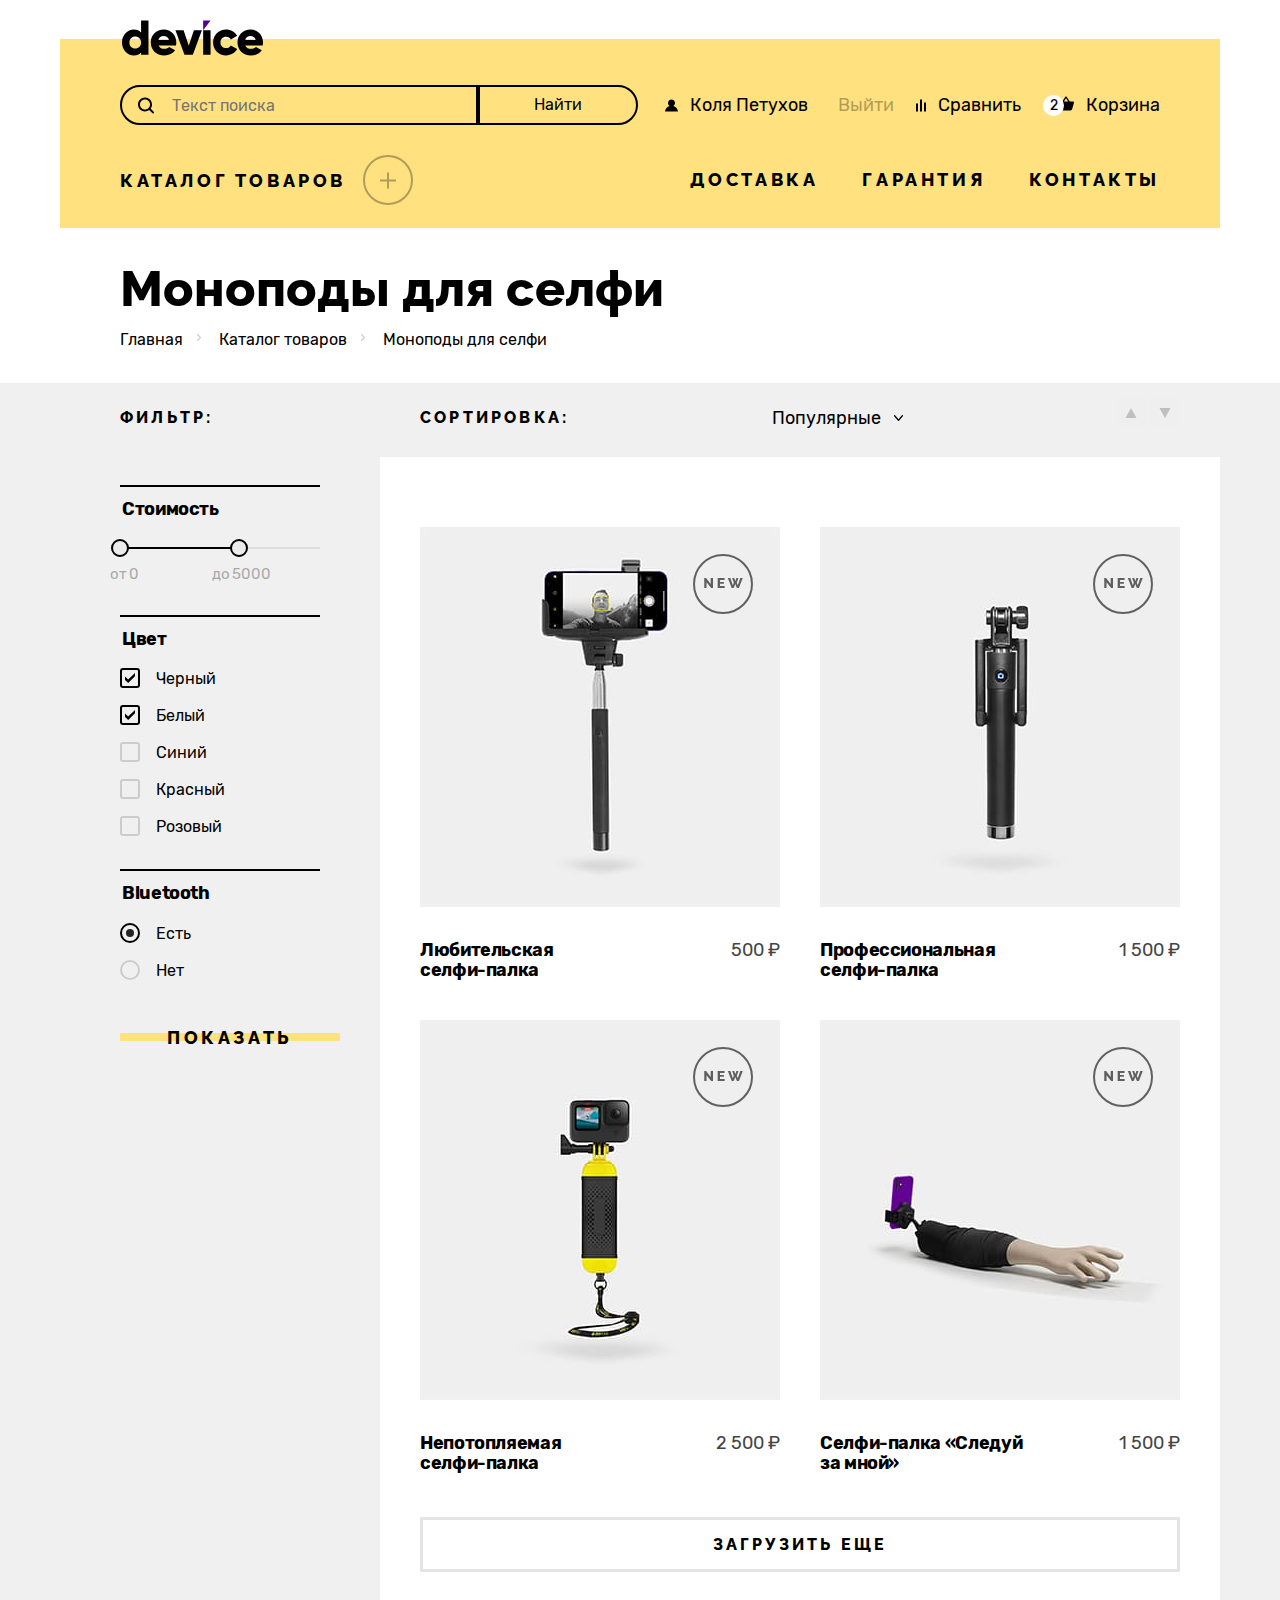
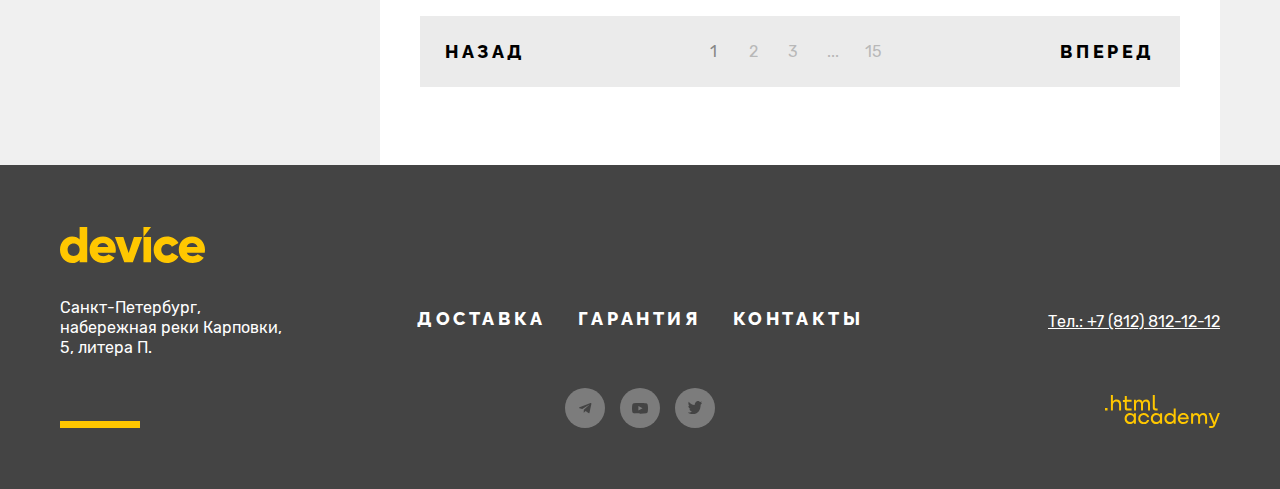
<file: catalog.html>
<!DOCTYPE html>
<html lang="ru">

<head>
  <meta charset="UTF-8">
  <meta name="viewport" content="width=device-width, initial-scale=1.0">
  <link rel="icon" type="image/png" sizes="32x32" href="images/favicon.png">
  <title>Document</title>
  <link rel="stylesheet" href="styles/styles.css">
</head>

<body>
  <h1 class="visually-hidden">Страница с товарами "Моноподы для селфи".</h1>
  <header class="page-header page-header-catalog">
    <div class="header-container">
      <a href="index.html" class="logo-link states">
        <img class="device-logo" src="images/device-logo-1.svg" width="145" height="36" alt="Логотип сайта device.">
      </a>
      <div class="header-flex">
        <section class="search-product">
          <h2 class="visually-hidden">Поиск товара.</h2>
          <form class="appointment-form" action="https://echo.htmlacademy.ru/" method="post">
            <label for="appointment-data"></label>
            <input class="appointment-search" type="text" id="appointment-data" placeholder="Текст поиска" required>
            <button class="appointment-button-search" type="submit">Найти</button>
          </form>
        </section>
        <nav class="navigation">
          <ul class="navigation-list">
            <li class="navigation-item">
              <a class="navigation-link states" href="#">
                <svg class=" img-account" width=" 13" height="13" viewBox="0 0 13 13" aria-hidden="true"
                  focusable="false" fill="none" xmlns="http://www.w3.org/2000/svg">
                  <path
                    d="M0 12.39h13c-.2-2.6-2.1-4.8-4.7-5.5 1-.6 1.7-1.7 1.7-3 0-1.9-1.6-3.5-3.5-3.5S3 1.99 3 3.89c0 1.3.7 2.4 1.7 3-2.6.7-4.5 2.9-4.7 5.5Z"
                    fill="#000000" />
                </svg>
                Коля Петухов
              </a>
            </li>
            <li class=" navigation-item">
              <a href="#" class="navigation-link link-opacity states">Выйти</a>
            </li>
            <li class="navigation-item">
              <a href="#" class="navigation-link states">
                <svg class="img-compage" width="10" height="13" viewBox="0 0 10 13" aria-hidden="true" focusable="false"
                  fill="none" xmlns="http://www.w3.org/2000/svg">
                  <path d="M6 .39H4v12h2v-12ZM2 4.39H0v8h2v-8ZM10 3.39H8v9h2v-9Z" fill="#000000" />
                </svg>
                Сравнить
              </a>
            </li>
            <li class="navigation-item">
              <a href="#" class="navigation-link basket-link states">
                <div class="basket-container">2
                </div>
                Корзина
              </a>
              <div class="popover">

                <h2 class="visually-hidden">Корзина.</h2>
                <ul class="card-item-list">
                  <li class="card-item">
                    <a class="card-item-link states" href="#">
                      <img class="card-image" src="images/catalog-image-1.jpg" width="39" height="43"
                        alt="Любительская селфи-палка.">

                      <div class="card-text">
                        Любительская селфи-палка
                      </div>
                    </a>
                    <button type="button" class="card-button">
                      <span class="visually-hidden">Удалить из карзины.</span>
                    </button>
                  </li>
                  <li class="card-item">
                    <a class="card-item-link states" href="#">
                      <img class="card-image" src="images/catalog-image-2.jpg" width="39" height="43"
                        alt="Профессиональная селфи-палка.">

                      <div class="card-text">
                        Профессиональная селфи-палка
                      </div>
                    </a>
                    <button type="button" class="card-button">
                      <span class="visually-hidden">Удалить из карзины.</span>
                    </button>
                  </li>
                </ul>
                <div class="card-total">
                  <div class="card-goods">Товаров: 2</div>
                  <div class="card-price">Сумма: 2000 ₽</div>
                </div>
                <a class="card-basket-link" href="#">
                  <span class="card-basket-link-text">Открыть карзину</span>
                </a>
              </div>
            </li>
          </ul>
        </nav>
      </div>
      <section class="advantages-information-container">
        <h2 class="visually-hidden">Навигация по каталогу.</h2>
        <ul class="catalog-header-list">
          <li class="catalog-item">
            <a href="#" class="catalog-name">Каталог товаров
              <span class="button-catalog states">
              </span>
            </a>
            <ul class="subcatalog">
              <li class="subcatalog-categories">
                <ul class="subcatalog-digital">
                  <li class="subcatalog-digital-item">
                    <a class="states" href="#"> Виртуальная реальность</a>
                  </li>
                  <li class="subcatalog-digital-item">
                    <a class="states" href="#"> Моноподы для cелфи</a>
                  </li>
                  <li class="subcatalog-digital-item">
                    <a class="states" href="#"> Экшн-камеры</a>
                  </li>
                </ul>
              </li>
              <li class="subcatalog-categories">
                <ul class="subcatalog-digital">
                  <li class="subcatalog-digital-item">
                    <a class="states" href="#">Фитнес-браслеты</a>
                  </li>
                  <li class="subcatalog-digital-item">
                    <a class="states" href="#"> Умные часы</a>
                  </li>
                </ul>
              </li>
              <li class="subcatalog-categories">
                <ul class="subcatalog-digital">
                  <li class="subcatalog-digital-item">
                    <a class="states" href="#"> Квадрокоптеры</a>
                  </li>
                </ul>
              </li>
            </ul>
          </li>

          <!-- class="advantages-information"> -->
          <li class="advantages-information-item">
            <a href="#" class="advatrages-information-link states">Доставка</a>
          </li>
          <li class="advantages-information-item">
            <a href="#" class="advatrages-information-link states">Гарантия</a>
          </li>
          <li class="advantages-information-item">
            <a href="#" class="advatrages-information-link states">Контакты</a>
          </li>
        </ul>
      </section>
    </div>
  </header>
  <main class="catalog-main main-container">
    <section class="catalog-header">
      <h2 class="title-catalog">Моноподы для селфи</h2>
      <ul class="catalog-breadcrumbs-list">
        <li class="catalog-breadcrumbs-item">
          <a class="catalog-breadcrumbs-link states" href="#">Главная</a>
        </li>
        <li class="catalog-breadcrumbs-item">
          <a class="catalog-breadcrumbs-link states" href="#">Каталог товаров</a>
        </li>
        <li class="catalog-breadcrumbs-item">
          <a class="catalog-breadcrumbs-link">Моноподы для селфи</a>
        </li>
      </ul>
    </section>
    <section class="catalog-products">
      <div class="catalog-products-container">
        <h2 class="visually-hidden">Список товаров с фильмтрами.</h2>
        <aside class="sidebar">
          <p class="filter-text">Фильтр:</p>
          <form class="catalog-filter" action="https://echo.htmlacademy.ru/" method="get">
            <fieldset class="catalog-filter-group">
              <legend class="catalog-filter-title">Стоимость</legend>
              <div class="range">
                <div class="range-scale">
                  <div class="range-bar" style="left: 0; width: 119px">
                    <button type="button" class="range-toggle toggle-min">
                      <span class="visually-hidden">Изменить минимальную цену.</span>
                    </button>
                    <button type="button" class="range-toggle toggle-max">
                      <span class="visually-hidden">Изменить максимальную цену.</span>
                    </button>
                  </div>
                </div>
                <div class="range-wrapper-inputs">
                  <label class="catalog-filter-input">
                    от
                    <input type="number" class="range-input" value="0" name="min-price">
                  </label>
                  <label class="catalog-filter-input">
                    до
                    <input type="number" class="range-input" value="5000" name="max-price">
                  </label>
                </div>
              </div>
            </fieldset>
            <fieldset class="catalog-filter-group filter-group-color">
              <legend class="catalog-filter-title filter-title-color">Цвет</legend>
              <ul class="catalog-filter-list">
                <li class="catalog-filter-item">
                  <label class="control">
                    <input class="visually-hidden control-input" type="checkbox" name="black" checked>
                    <span class="control-mark states"></span>
                    <span class="control-label states">Черный</span>
                  </label>
                </li>
                <li class="catalog-filter-item">
                  <label class="control">
                    <input class="visually-hidden control-input" type="checkbox" name="white" checked>
                    <span class="control-mark states"></span>
                    <span class="control-label states">Белый</span>
                  </label>
                </li>
                <li class="catalog-filter-item">
                  <label class="control">
                    <input class="visually-hidden control-input" type="checkbox" name="blue">
                    <span class="control-mark states"></span>
                    <span class="control-label states">Синий</span>
                  </label>
                </li>
                <li class="catalog-filter-item">
                  <label class="control">
                    <input class="visually-hidden control-input" type="checkbox" name="red">
                    <span class="control-mark states"></span>
                    <span class="control-label states">Красный</span>
                  </label>
                </li>
                <li class="catalog-filter-item">
                  <label class="control">
                    <input class="visually-hidden control-input" type="checkbox" name="pink">
                    <span class="control-mark states"></span>
                    <span class="control-label states">Розовый</span>
                  </label>
                </li>
              </ul>
            </fieldset>
            <fieldset class="catalog-filter-group filter-group-bt">
              <legend class="catalog-filter-title filter-title-bt">Bluetooth</legend>
              <ul class="catalog-filter-list">
                <li class="catalog-filter-item">
                  <label class="control">
                    <input class="visually-hidden control-input" type="radio" name="product-group" value="yes" checked>
                    <span class="control-mark"></span>
                    <span class="control-label states">Есть</span>
                  </label>
                </li>
                <li class="catalog-filter-item">
                  <label class="control">
                    <input class="visually-hidden control-input" type="radio" name="product-group" value="no">
                    <span class="control-mark"></span>
                    <span class="control-label states">Нет</span>
                  </label>
                </li>
              </ul>
            </fieldset>

            <button class="filter-button button-frame" type="submit">Показать</button>
          </form>
        </aside>
        <div class="catalog-container">
          <div class="select-control-container">
            <p class="filter-text text-sort">Сортировка:</p>
            <select class="select-control" aria-label="Сортировка">
              <option value="popular">Популярные</option>
              <option value="not-popular">Высокий рейтинг</option>
            </select>
            <div class="pagination-button-container">
              <button class="filter-pagination-button button-sort-up" type="button">
                <span class="visually-hidden">Сначала дорогие.</span>
              </button>
              <button class="filter-pagination-button button-sort-down" type="button">
                <span class="visually-hidden">Сначала дешевые.</span>
              </button>
            </div>
          </div>
          <div class="product-container">
            <ul class="product-list">
              <li class="product-item ">
                <a href="#" class="product-link product-link--new">
                  <span class="visually-hidden">Любительская
                    селфи-палка.</span>
                  <img class="product-card-image" width="360" height="380" src="images/catalog-image-1.jpg" alt="">
                  <div class="product-card-container">
                    <p class="product-card-title">Любительская<br>
                      селфи-палка</p>
                    <b class="product-card-price">500 ₽</b>
                  </div>
                  <div class="product-link-button">
                    Подробнее
                  </div>
                </a>
              </li>
              <li class="product-item">
                <a href="#" class="product-link product-link--new">
                  <span class="visually-hidden">Профессиональная
                    селфи-палка.</span>
                  <img class="product-card-image" width="360" height="380" src="images/catalog-image-2.jpg" alt="">
                  <div class="product-card-container">
                    <p class="product-card-title">Профессиональная селфи-палка </p>
                    <b class="product-card-price">1 500 ₽</b>
                  </div>
                  <div class="product-link-button">
                    Подробнее
                  </div>
                </a>
              </li>
              <li class="product-item">
                <a href="#" class="product-link product-link--new">
                  <span class="visually-hidden">Непотопляемая
                    селфи-палка.</span>
                  <img class="product-card-image" width="360" height="380" src="images/catalog-image-3.jpg" alt="">

                  <div class="product-card-container">
                    <p class="product-card-title">Непотопляемая<br>
                      селфи-палка</p>
                    <b class="product-card-price">2 500 ₽</b>
                  </div>
                  <div class="product-link-button">
                    Подробнее
                  </div>
                </a>
              </li>
              <li class="product-item">
                <a href="#" class="product-link product-link--new">
                  <span class="visually-hidden">Селфи-палка «Следуй за
                    мной».</span>
                  <img class="product-card-image" width="360" height="380" src="images/catalog-image-4.jpg" alt="">

                  <div class="product-card-container">
                    <p class="product-card-title">Селфи-палка «Следуй<br> за мной»</p>
                    <b class="product-card-price">1 500 ₽</b>
                  </div>
                  <div class="product-link-button">
                    Подробнее
                  </div>
                </a>
              </li>
            </ul>
            <div class="pagination-show-more-container">
              <button class="pagination-show-more" type="button">Загрузить еще</button>
            </div>
            <ul class="pagination">
              <li class="pagination-item">
                <a class="pagination-prev pagination-catalog" href="#" title="Фото закончились">Назад</a>
              </li>
              <li class="pagination-item">
                <a class="pagination-link pagination-current" href="#">1</a>
                <a class="pagination-link" href="#">2</a>
                <a class="pagination-link" href="#">3</a>
                <a class="pagination-link" href="#">...</a>
                <a class="pagination-link" href="#">15</a>
              </li>
              <li class="pagination-item">
                <a class="pagination-next pagination-catalog" href="#" title="Фото закончились">Вперед</a>
              </li>
            </ul>
          </div>
        </div>
      </div>
    </section>
  </main>
  <footer class="page-footer">
    <div class="footer-container">
      <section class="footer-contacts">
        <h2 class="visually-hidden">Контакты.</h2>
        <a href="index.html" class="footer-logo-link states">
          <img class="device-logo" src="images/device-logo-2.svg" width="145" height="36" alt="Логотип сайта Девайс.">
        </a>
        <p class="footer-address">Санкт-Петербург, набережная
          реки Карповки, 5, литера П.</p>
        <div class="yellow-stripe"></div>
      </section>
      <div class="footer-links">
        <section class="footer-info">
          <h2 class="visually-hidden">Доставка, гарантия, контакты.</h2>
          <ul class="footer-info-list">
            <li class="footer-info-item">
              <a href="" class="footer-info-link">Доставка</a>
            </li>
            <li class="footer-info-item">
              <a href="" class="footer-info-link">Гарантия</a>
            </li>
            <li class="footer-info-item">
              <a href="" class="footer-info-link">Контакты</a>
            </li>
          </ul>
        </section>
        <section class="footer-social">
          <h2 class="visually-hidden">Сыллки на каналы.</h2>
          <ul class="footer-social-list">
            <li class="footer-social-item">
              <a class="footer-social-link" href="https://t.me/htmlacademy">
                <img class="footer-social-image" width="13" height="11" src="images/social-tg.svg" alt="">
                <span class="visually-hidden">Телеграм.</span>
              </a>
            </li>
            <li class="footer-social-item">
              <a class="footer-social-link" href="https://www.youtube.com/user/htmlacademyru">
                <img class="footer-social-image" width="16" height="11" src="images/social-youtube.svg" alt="">
                <span class="visually-hidden">Ютуб.</span>
              </a>
            </li>
            <li class="footer-social-item">
              <a class="footer-social-link" href="https://twitter.com/htmlacademy_ru">
                <img class="footer-social-image" width="15" height="14" src="images/social-twitter.svg" alt="">
                <span class="visually-hidden">Твитер.</span>
              </a>
            </li>
          </ul>
        </section>
      </div>
      <div class="footer-tel-container">
      <address class="footer-tel">
        <a class="contacts-phone-footer states" href="tel:+78128121212">Тел.: +7 (812) 812-12-12</a>
        <a href="https://htmlacademy.ru/" class="contacts-htmlacademy">
          <svg class="contacts-htmlacademy-image" width="115" height="33" viewBox="0 0 115 33"
            xmlns="http://www.w3.org/2000/svg">
            <path
              d="M0 12.9v2.6h2.5v-2.6H0ZM11.6 4.5c-1.6 0-2.8.7-3.6 1.7h-.1V0h-2v15.5h2v-5.3c0-2.1 1.3-3.6 3.3-3.6 1.8 0 2.9 1.4 2.9 3.2v5.7h2V9.4c.1-3-1.8-4.9-4.5-4.9ZM26.6 4.8h-4.8V1.1h-2v3.8h-1.9v2h1.9v6c0 1.7 1 2.7 2.7 2.7h4.1v-2h-3.7c-.7 0-1.1-.4-1.1-1.1V6.8h4.8v-2ZM41.1 4.6c-1.6 0-2.9.8-3.5 2.1h-.1c-.6-1.2-1.8-2.1-3.4-2.1-1.4 0-2.5.8-3.1 1.8h-.1V4.8H29v10.6h2V10c0-2 1-3.5 2.6-3.5 1.5 0 2.4 1 2.4 2.6v6.3h2V9.8c0-2.4 1.4-3.3 2.6-3.3 1.5 0 2.4 1 2.4 2.6v6.3h2V8.9c.1-2.5-1.4-4.3-3.9-4.3ZM47.8 12.7c0 1.7 1 2.7 2.8 2.7h2v-2h-1.7c-.7 0-1.1-.4-1.1-1.1V0h-2v12.7ZM28.9 19.7c-.9-1.1-2.2-1.8-3.9-1.8-3.1 0-5.4 2.3-5.4 5.6s2.3 5.6 5.4 5.6c1.8 0 3-.8 3.8-1.9h.1v1.6h2V18.2h-2v1.5Zm-3.6 7.4c-2.2 0-3.6-1.6-3.6-3.6s1.4-3.6 3.6-3.6 3.6 1.6 3.6 3.6c0 1.9-1.4 3.6-3.6 3.6ZM44.2 22c-.5-2.4-2.6-4.1-5.4-4.1a5.4 5.4 0 0 0-5.6 5.6c0 3.1 2.2 5.6 5.6 5.6 2.8 0 4.9-1.8 5.4-4.2h-2.1a3.4 3.4 0 0 1-3.3 2.3c-2.2 0-3.6-1.6-3.6-3.6s1.4-3.6 3.6-3.6c1.6 0 2.8 1 3.3 2.2h2.1V22ZM55.1 19.7c-.9-1.1-2.2-1.8-3.9-1.8-3.1 0-5.4 2.3-5.4 5.6s2.3 5.6 5.4 5.6c1.8 0 3-.8 3.8-1.9h.1v1.6h2V18.2h-2v1.5Zm-3.6 7.4c-2.2 0-3.6-1.6-3.6-3.6s1.4-3.6 3.6-3.6 3.6 1.6 3.6 3.6c0 1.9-1.5 3.6-3.6 3.6ZM68.7 19.8c-.9-1.1-2.2-1.9-3.9-1.9-3.1 0-5.4 2.3-5.4 5.6s2.2 5.6 5.4 5.6c1.7 0 3-.8 3.8-1.8h.1v1.5h2V13.4h-2v6.4Zm-3.6 7.3c-2.2 0-3.6-1.6-3.6-3.6s1.4-3.6 3.6-3.6 3.6 1.6 3.6 3.6c-.1 2-1.5 3.6-3.6 3.6ZM78.3 17.9c-3.3 0-5.5 2.5-5.5 5.6 0 3 2.1 5.6 5.5 5.6 2.5 0 4.5-1.3 5.2-3.6h-2.1c-.5 1-1.6 1.6-3 1.6-1.9 0-3.3-1.3-3.4-2.9h8.8c.2-3.6-2-6.3-5.5-6.3Zm0 1.9c1.7 0 3 1 3.3 2.6h-6.5c.3-1.5 1.5-2.6 3.2-2.6ZM98.2 17.9c-1.6 0-2.9.8-3.6 2h-.1c-.6-1.2-1.8-2-3.4-2-1.4 0-2.5.7-3.1 1.8v-1.5h-1.9v10.6h2v-5.4c0-2 1-3.4 2.6-3.5 1.5 0 2.4 1 2.4 2.6v6.3h2v-5.6c0-2.4 1.4-3.3 2.6-3.3 1.5 0 2.4 1 2.4 2.6v6.3h2v-6.5c.1-2.6-1.4-4.4-3.9-4.4ZM109.4 27l-3.6-8.9h-2.2l4.8 11.6c-.3.9-.7 1.2-1.7 1.2h-2.5v2h2.5c1.8 0 2.8-.8 3.5-2.6l4.7-12.2h-2.1l-3.4 8.9Z"
              fill="#ffc700" />
          </svg>
          <span class="visually-hidden">Сайт htmlacademy.</span>
        </a>
      </address>
    </div>
    </div>
  </footer>

</body>

</html>
</file>
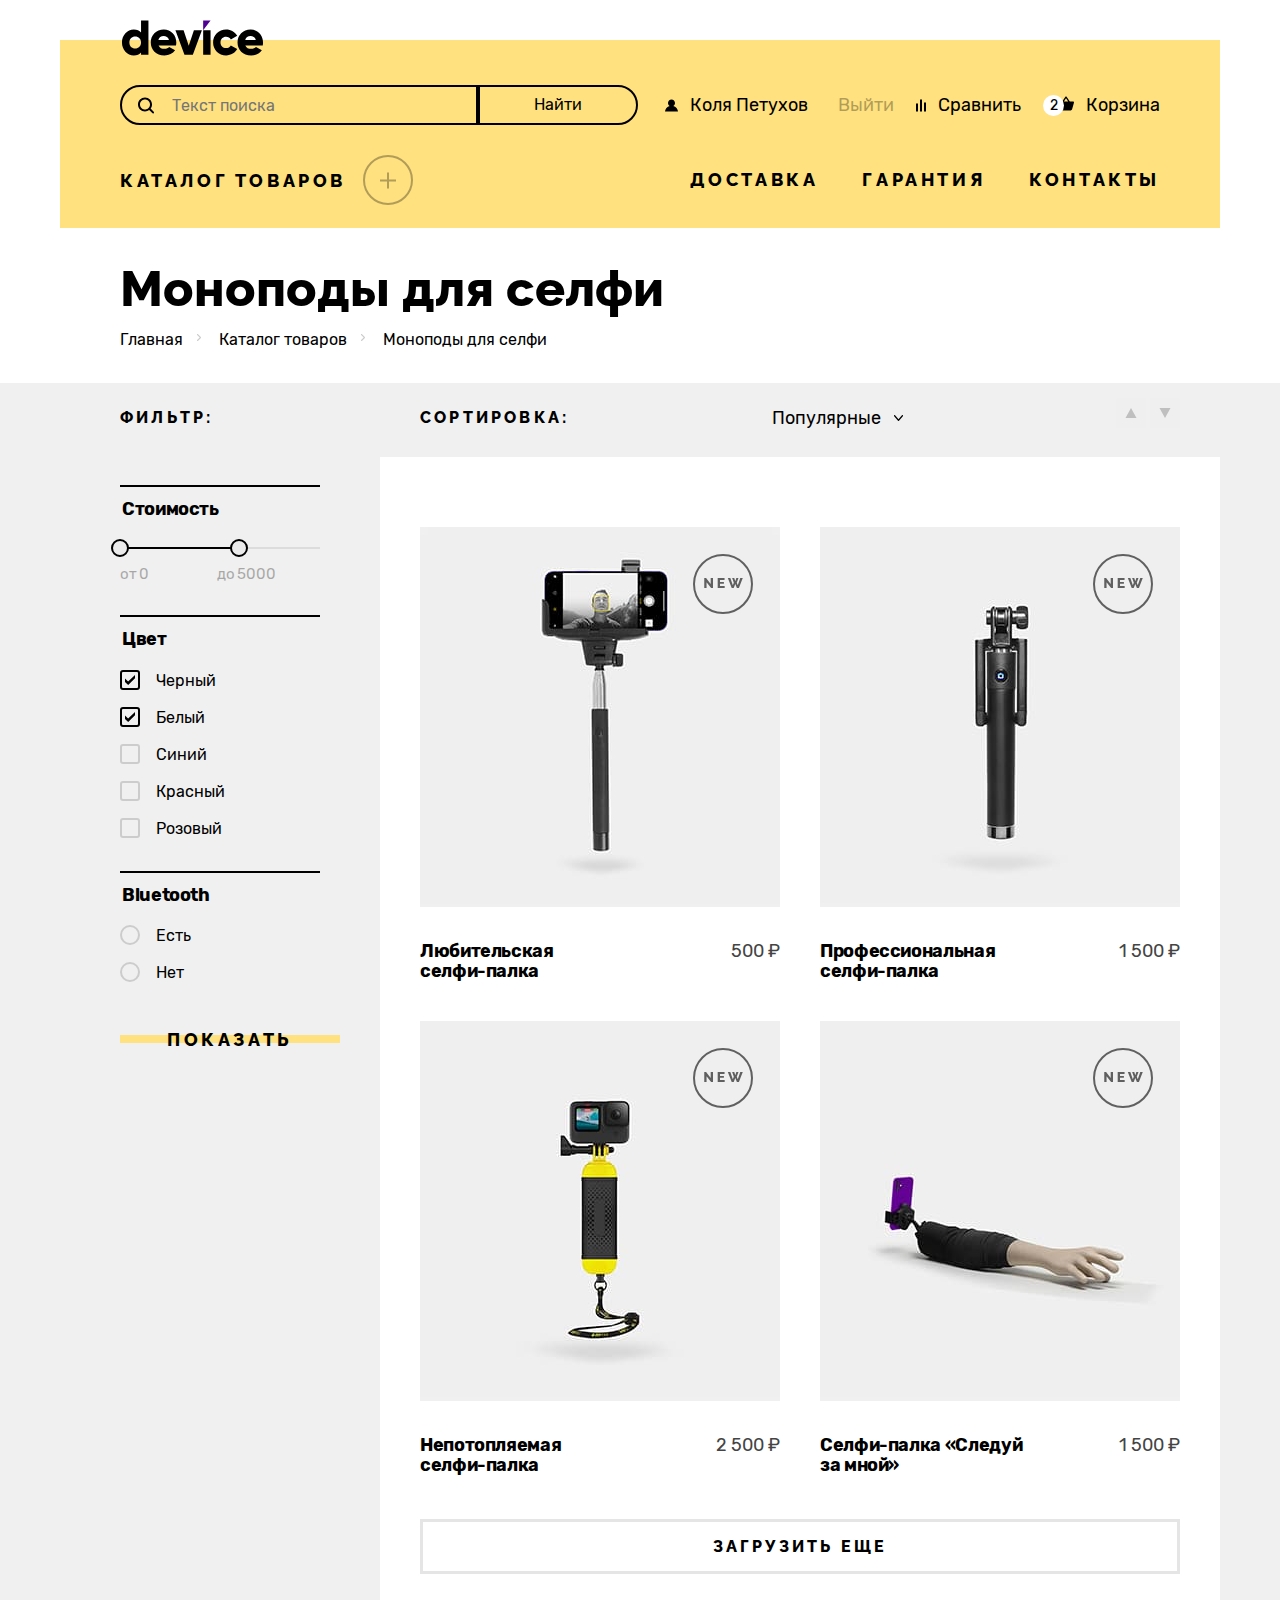
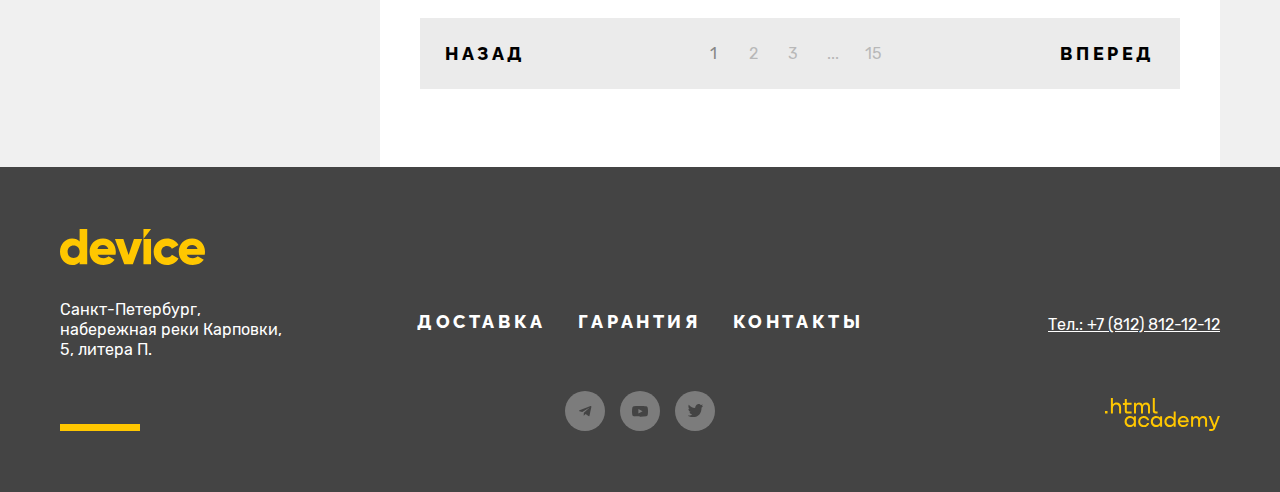
<file: 9/catalog.html>
<!DOCTYPE html>
<html lang="ru">

<head>
  <meta charset="UTF-8">
  <meta name="viewport" content="width=device-width, initial-scale=1.0">
  <title>Document</title>
  <link rel="stylesheet" href="styles/styles.css">
  <base href="https://htmlacademy-htmlcss.github.io/1926869-device-34/9/">
</head>

<body>
  <h1 class="visually-hidden">Страница с товарами "Моноподы для селфи"</h1>
  <header class="page-header page-header-catalog">
    <div class="header-container">
      <h1 class="visually-hidden">Главная страница сайта "Девайс"</h1>
      <a href="index.html" class="logo-link states">
        <img class="device-logo" src="images/device-logo1.svg" width="145" height="36" alt="Логотип сайта device">
      </a>
      <div class="header-flex">
        <section class="search-product">
          <h2 class="visually-hidden">Поиск товара</h2>
          <form class="appointment-form" action="https://echo.htmlacademy.ru/" method="post">
            <label for="appointment-data"></label>
            <input class="appointment-search" type="text" id="appointment-data" placeholder="Текст поиска">
            <button class="appointment-button-search" type="submit">Найти</button>
          </form>
        </section>
        <nav class="navigation">
          <ul class="navigation-list">
            <li class="navigation-item">
              <a class="navigation-link states" href="#">
                <svg class=" img-account" width=" 13" height="13" viewBox="0 0 13 13" aria-hidden="true"
                  focusable="false" fill="none" xmlns="http://www.w3.org/2000/svg">
                  <path
                    d="M0 12.39h13c-.2-2.6-2.1-4.8-4.7-5.5 1-.6 1.7-1.7 1.7-3 0-1.9-1.6-3.5-3.5-3.5S3 1.99 3 3.89c0 1.3.7 2.4 1.7 3-2.6.7-4.5 2.9-4.7 5.5Z"
                    fill="#000" />
                </svg>
                Коля Петухов
              </a>
            </li>
            <li class=" navigation-item">
              <a href="#" class="navigation-link link-opacity states">Выйти</a>
            </li>
            <li class="navigation-item">
              <a href="#" class="navigation-link states">
                <svg class="img-compage" width="10" height="13" viewBox="0 0 10 13" aria-hidden="true" focusable="false"
                  fill="none" xmlns="http://www.w3.org/2000/svg">
                  <path d="M6 .39H4v12h2v-12ZM2 4.39H0v8h2v-8ZM10 3.39H8v9h2v-9Z" fill="#000" />
                </svg>
                Сравнить
              </a>
            </li>
            <li class="navigation-item">
              <a href="#" class="navigation-link basket-link states">
                <div class="basket-container">2
                </div>
                Корзина
              </a>
              <div class="popover">

                <h2 class="visually-hidden">Корзина</h2>
                <ul class="card-item-list">
                  <li class="card-item">
                    <a class="card-item-link states" href="#">
                      <img class="card-image" src="/images/catalog-image-1.jpg" width="39" height="43"
                        alt="Любительская селфи-палка">

                      <div class="card-text">
                        Любительская селфи-палка
                      </div>
                    </a>
                    <button type="button" class="card-button">
                      <span class="visually-hidden">Удалить из карзины</span>
                    </button>
                  </li>
                  <li class="card-item">
                    <a class="card-item-link states" href="#">
                      <img class="card-image" src="/images/catalog-image-2.jpg" width="39" height="43"
                        alt="Профессиональная селфи-палка">

                      <div class="card-text">
                        Профессиональная селфи-палка
                      </div>
                    </a>
                    <button type="button" class="card-button">
                      <span class="visually-hidden">Удалить из карзины</span>
                    </button>
                  </li>
                </ul>
                <div class="card-total">
                  <div class="card-goods">Товаров: 2</div>
                  <div class="card-price">Сумма: 2000 ₽</div>
                </div>
                <a class="card-basket-link" href="#">
                  <span class="card-basket-link-text">Открыть карзину</span>
                </a>
              </div>
            </li>
          </ul>
        </nav>
      </div>
      <section class="advantages-information-container">
        <h2 class="visually-hidden">Навигация по каталогу</h2>
        <ul class="catalog-header-list">
          <li class="catalog-item">
            <a href="#" class="catalog-name">Каталог товаров
              <span class="button-catalog states">
              </span>
            </a>
            <ul class="subcatalog">
              <li class="subcatalog-categories">
                <ul class="subcatalog-digital">
                  <li class="subcatalog-digital-item">
                    <a class="states" href="#"> Виртуальная реальность</a>
                  </li>
                  <li class="subcatalog-digital-item">
                    <a class="states" href="#"> Моноподы для cелфи</a>
                  </li>
                  <li class="subcatalog-digital-item">
                    <a class="states" href="#"> Экшн-камеры</a>
                  </li>
                </ul>
              </li>
              <li class="subcatalog-categories">
                <ul class="subcatalog-digital">
                  <li class="subcatalog-digital-item">
                    <a class="states" href="#">Фитнес-браслеты</a>
                  </li>
                  <li class="subcatalog-digital-item">
                    <a class="states" href="#"> Умные часы</a>
                  </li>
                </ul>
              </li>
              <li class="subcatalog-categories">
                <ul class="subcatalog-digital">
                  <li class="subcatalog-digital-item">
                    <a class="states" href="#"> Квадрокоптеры</a>
                  </li>
                </ul>
              </li>
            </ul>
          </li>

          <!-- class="advantages-information"> -->
          <li class="advantages-information-item">
            <a href="#" class="advatrages-information-link states">Доставка</a>
          </li>
          <li class="advantages-information-item">
            <a href="#" class="advatrages-information-link states">Гарантия</a>
          </li>
          <li class="advantages-information-item">
            <a href="#" class="advatrages-information-link states">Контакты</a>
          </li>
        </ul>
      </section>
    </div>
  </header>
  <main class="catalog-main main-container">
    <section class="catalog-header">
      <h2 class="title-catalog">Моноподы для селфи</h2>
      <ul class="catalog-breadcrumbs-list">
        <li class="catalog-breadcrumbs-item">
          <a class="catalog-breadcrumbs-link states" href="#">Главная</a>
        </li>
        <li class="catalog-breadcrumbs-item">
          <a class="catalog-breadcrumbs-link states" href="#">Каталог товаров</a>
        </li>
        <li class="catalog-breadcrumbs-item">
          <a class="catalog-breadcrumbs-link">Моноподы для селфи</a>
        </li>
      </ul>
    </section>
    <section class="catalog-products">
      <div class="catalog-products-container">
        <h2 class="visually-hidden">Список товаров с фильмтрами</h2>
        <aside class="sidebar">
          <p class="filter-text">Фильтр:</p>
          <form class="catalog-filter" action="https://echo.htmlacademy.ru/" method="get">
            <fieldset class="catalog-filter-group">
              <legend class="catalog-filter-title">Стоимость</legend>
              <div class="range">
                <div class="range-scale">
                  <div class="range-bar" style="left: 0px; width: 119px">
                    <button type="button" class="range-toggle toggle-min">
                      <span class="visually-hidden">Изменить минимальную цену</span>
                    </button>
                    <button type="button" class="range-toggle toggle-max">
                      <span class="visually-hidden">Изменить максимальную цену</span>
                    </button>
                  </div>
                </div>
                <div class="range-wrapper-inputs">
                  <label class="catalog-filter-input">
                    от
                    <input type="number" class="range-input" value="0" name="min-price">
                  </label>
                  <label class="catalog-filter-input">
                    до
                    <input type="number" class="range-input" value="5000" name="max-price">
                  </label>
                </div>
              </div>
            </fieldset>
            <fieldset class="catalog-filter-group filter-group-color">
              <legend class="catalog-filter-title filter-title-color">Цвет</legend>
              <ul class="catalog-filter-list">
                <li class="catalog-filter-item">
                  <label class="control">
                    <input class="visually-hidden control-input" type="checkbox" name="black" checked>
                    <span class="control-mark states"></span>
                    <span class="control-label states">Черный</span>
                  </label>
                </li>
                <li class="catalog-filter-item">
                  <label class="control">
                    <input class="visually-hidden control-input" type="checkbox" name="white" checked>
                    <span class="control-mark states"></span>
                    <span class="control-label states">Белый</span>
                  </label>
                </li>
                <li class="catalog-filter-item">
                  <label class="control">
                    <input class="visually-hidden control-input" type="checkbox" name="blue">
                    <span class="control-mark states"></span>
                    <span class="control-label states">Синий</span>
                  </label>
                </li>
                <li class="catalog-filter-item">
                  <label class="control">
                    <input class="visually-hidden control-input" type="checkbox" name="red">
                    <span class="control-mark states"></span>
                    <span class="control-label states">Красный</span>
                  </label>
                </li>
                <li class="catalog-filter-item">
                  <label class="control">
                    <input class="visually-hidden control-input" type="checkbox" name="pink">
                    <span class="control-mark states"></span>
                    <span class="control-label states">Розовый</span>
                  </label>
                </li>
              </ul>
            </fieldset>
            <fieldset class="catalog-filter-group filter-group-bt">
              <legend class="catalog-filter-title filter-title-bt">Bluetooth</legend>
              <ul class="catalog-filter-list">
                <li class="catalog-filter-item">
                  <label class="control">
                    <input class="visually-hidden control-input" type="radio" name="product-group" value="yes">
                    <span class="control-mark"></span>
                    <span class="control-label states">Есть</span>
                  </label>
                </li>
                <li class="catalog-filter-item">
                  <label class="control">
                    <input class="visually-hidden control-input" type="radio" name="product-group" value="no">
                    <span class="control-mark"></span>
                    <span class="control-label states">Нет</span>
                  </label>
                </li>
              </ul>
            </fieldset>

            <button class="filter-button button-frame" type="submit">Показать</button>
          </form>
        </aside>
        <div class="catalog-container">
          <div class="select-control-container">
            <p class="filter-text text-sort">Сортировка:</p>
            <select class="select-control" aria-label="Сортировка">
              <option value="popular">Популярные</option>
              <option value="not-popular">Высокий рейтинг</option>
            </select>
            <div class="pagination-button-container">
              <button class="filter-pagination-button button-sort-up" type="button">
                <span class="visually-hidden">Сначала дорогие</span>
              </button>
              <button class="filter-pagination-button button-sort-down" type="button">
                <span class="visually-hidden">Сначала дешевые</span>
              </button>
            </div>
          </div>
          <div class="product-container">
            <ul class="product-list">
              <li class="product-item ">
                <a href="#" class="product-link product-link--new"><span class="visually-hidden">Любительская
                    селфи-палка</span>
                  <img class="product-card-image" width="360" height="380" src="images/catalog-image-1.jpg" alt="">
                  <div class="product-card-container">
                    <p class="product-card-title">Любительская<br>
                      селфи-палка</p>
                    <b class="product-card-price">500 ₽</b>
                  </div>
                  <div class="product-link-button">
                    Подробнее
                  </div>
                </a>
              </li>
              <li class="product-item">
                <a href="#" class="product-link product-link--new"><span class="visually-hidden">Профессиональная
                    селфи-палка</span>
                  <img class="product-card-image" width="360" height="380" src="images/catalog-image-2.jpg" alt="">
                  <div class="product-card-container">
                    <p class="product-card-title">Профессиональная селфи-палка </p>
                    <b class="product-card-price">1 500 ₽</b>
                  </div>
                  <div class="product-link-button">
                    Подробнее
                  </div>
                </a>
              </li>
              <li class="product-item">
                <a href="#" class="product-link product-link--new"><span class="visually-hidden">Непотопляемая
                    селфи-палка</span>
                  <img class="product-card-image" width="360" height="380" src="images/catalog-image-3.jpg" alt="">

                  <div class="product-card-container">
                    <p class="product-card-title">Непотопляемая<br>
                      селфи-палка</p>
                    <b class="product-card-price">2 500 ₽</b>
                  </div>
                  <div class="product-link-button">
                    Подробнее
                  </div>
                </a>
              </li>
              <li class="product-item">
                <a href="#" class="product-link product-link--new"><span class="visually-hidden">Селфи-палка «Следуй за
                    мной»</span>
                  <img class="product-card-image" width="360" height="380" src="images/catalog-image-4.jpg" alt="">

                  <div class="product-card-container">
                    <p class="product-card-title">Селфи-палка «Следуй<br> за мной»</p>
                    <b class="product-card-price">1 500 ₽</b>
                  </div>
                  <div class="product-link-button">
                    Подробнее
                  </div>
                </a>
              </li>
            </ul>
            <div class="pagination-show-more-container">
              <button class="pagination-show-more" type="button">Загрузить еще</button>
            </div>
            <ul class="pagination">
              <li class="pagination-item">
                <a class="pagination-prev pagination-catalog" href="#" title="Фото закончились">Назад</a>
              </li>
              <li class="pagination-item">
                <a class="pagination-link pagination-current" href="#">1</a>
                <a class="pagination-link" href="#">2</a>
                <a class="pagination-link" href="#">3</a>
                <a class="pagination-link" href="#">...</a>
                <a class="pagination-link" href="#">15</a>
              </li>
              <li class="pagination-item">
                <a class="pagination-next pagination-catalog" href="#" title="Фото закончились">Вперед</a>
              </li>
            </ul>
          </div>
        </div>
      </div>
    </section>
  </main>
  <footer class="page-footer">
    <div class="footer-container">
      <section class="footer-contacts">
        <h2 class="visually-hidden">Контакты</h2>
        <a href="index.html" class="footer-logo-link states">
          <img class="device-logo" src="images/device-logo2.svg" width="145" height="36" alt="Логотип сайта Девайс">
        </a>
        <p class="footer-address">Санкт-Петербург, набережная
          реки Карповки, 5, литера П.</p>
        <div class="yellow-stripe"></div>
      </section>
      <div class="footer-links">
        <section class="footer-info">
          <h2 class="visually-hidden">Доставка, гарантия, контакты</h2>
          <ul class="footer-info-list">
            <li class="footer-info-item">
              <a href="" class="footer-info-link">Доставка</a>
            </li>
            <li class="footer-info-item">
              <a href="" class="footer-info-link">Гарантия</a>
            </li>
            <li class="footer-info-item">
              <a href="" class="footer-info-link">Контакты</a>
            </li>
          </ul>
        </section>
        <section class="footer-social">
          <h2 class="visually-hidden">Сыллки на каналы</h2>
          <ul class="footer-social-list">
            <li class="footer-social-item">
              <a class="footer-social-link" href="https://t.me/htmlacademy">
                <img class="footer-social-image" width="13" height="11" src="images/social_tg.svg" alt="">
                <span class="visually-hidden">Телеграм</span>
              </a>
            </li>
            <li class="footer-social-item">
              <a class="footer-social-link" href="https://www.youtube.com/user/htmlacademyru">
                <img class="footer-social-image" width="16" height="11" src="images/social_youtube.svg" alt="">
                <span class="visually-hidden">Ютуб</span>
              </a>
            </li>
            <li class="footer-social-item">
              <a class="footer-social-link" href="https://twitter.com/htmlacademy_ru">
                <img class="footer-social-image" width="15" height="14" src="images/social_twitter.svg" alt="">
                <span class="visually-hidden">Твитер</span>
              </a>
            </li>
          </ul>
        </section>
      </div>
      <address class="footer-tel">
        <a class="contacts-phone-footer" href="tel:+78128121212">Тел.: +7 (812) 812-12-12</a>
        <a href="https://htmlacademy.ru/" class="contacts-htmlacademy">
          <svg class="contacts-htmlacademy-image" width="115" height="33" viewBox="0 0 115 33"
            xmlns="http://www.w3.org/2000/svg">
            <path
              d="M0 12.9v2.6h2.5v-2.6H0ZM11.6 4.5c-1.6 0-2.8.7-3.6 1.7h-.1V0h-2v15.5h2v-5.3c0-2.1 1.3-3.6 3.3-3.6 1.8 0 2.9 1.4 2.9 3.2v5.7h2V9.4c.1-3-1.8-4.9-4.5-4.9ZM26.6 4.8h-4.8V1.1h-2v3.8h-1.9v2h1.9v6c0 1.7 1 2.7 2.7 2.7h4.1v-2h-3.7c-.7 0-1.1-.4-1.1-1.1V6.8h4.8v-2ZM41.1 4.6c-1.6 0-2.9.8-3.5 2.1h-.1c-.6-1.2-1.8-2.1-3.4-2.1-1.4 0-2.5.8-3.1 1.8h-.1V4.8H29v10.6h2V10c0-2 1-3.5 2.6-3.5 1.5 0 2.4 1 2.4 2.6v6.3h2V9.8c0-2.4 1.4-3.3 2.6-3.3 1.5 0 2.4 1 2.4 2.6v6.3h2V8.9c.1-2.5-1.4-4.3-3.9-4.3ZM47.8 12.7c0 1.7 1 2.7 2.8 2.7h2v-2h-1.7c-.7 0-1.1-.4-1.1-1.1V0h-2v12.7ZM28.9 19.7c-.9-1.1-2.2-1.8-3.9-1.8-3.1 0-5.4 2.3-5.4 5.6s2.3 5.6 5.4 5.6c1.8 0 3-.8 3.8-1.9h.1v1.6h2V18.2h-2v1.5Zm-3.6 7.4c-2.2 0-3.6-1.6-3.6-3.6s1.4-3.6 3.6-3.6 3.6 1.6 3.6 3.6c0 1.9-1.4 3.6-3.6 3.6ZM44.2 22c-.5-2.4-2.6-4.1-5.4-4.1a5.4 5.4 0 0 0-5.6 5.6c0 3.1 2.2 5.6 5.6 5.6 2.8 0 4.9-1.8 5.4-4.2h-2.1a3.4 3.4 0 0 1-3.3 2.3c-2.2 0-3.6-1.6-3.6-3.6s1.4-3.6 3.6-3.6c1.6 0 2.8 1 3.3 2.2h2.1V22ZM55.1 19.7c-.9-1.1-2.2-1.8-3.9-1.8-3.1 0-5.4 2.3-5.4 5.6s2.3 5.6 5.4 5.6c1.8 0 3-.8 3.8-1.9h.1v1.6h2V18.2h-2v1.5Zm-3.6 7.4c-2.2 0-3.6-1.6-3.6-3.6s1.4-3.6 3.6-3.6 3.6 1.6 3.6 3.6c0 1.9-1.5 3.6-3.6 3.6ZM68.7 19.8c-.9-1.1-2.2-1.9-3.9-1.9-3.1 0-5.4 2.3-5.4 5.6s2.2 5.6 5.4 5.6c1.7 0 3-.8 3.8-1.8h.1v1.5h2V13.4h-2v6.4Zm-3.6 7.3c-2.2 0-3.6-1.6-3.6-3.6s1.4-3.6 3.6-3.6 3.6 1.6 3.6 3.6c-.1 2-1.5 3.6-3.6 3.6ZM78.3 17.9c-3.3 0-5.5 2.5-5.5 5.6 0 3 2.1 5.6 5.5 5.6 2.5 0 4.5-1.3 5.2-3.6h-2.1c-.5 1-1.6 1.6-3 1.6-1.9 0-3.3-1.3-3.4-2.9h8.8c.2-3.6-2-6.3-5.5-6.3Zm0 1.9c1.7 0 3 1 3.3 2.6h-6.5c.3-1.5 1.5-2.6 3.2-2.6ZM98.2 17.9c-1.6 0-2.9.8-3.6 2h-.1c-.6-1.2-1.8-2-3.4-2-1.4 0-2.5.7-3.1 1.8v-1.5h-1.9v10.6h2v-5.4c0-2 1-3.4 2.6-3.5 1.5 0 2.4 1 2.4 2.6v6.3h2v-5.6c0-2.4 1.4-3.3 2.6-3.3 1.5 0 2.4 1 2.4 2.6v6.3h2v-6.5c.1-2.6-1.4-4.4-3.9-4.4ZM109.4 27l-3.6-8.9h-2.2l4.8 11.6c-.3.9-.7 1.2-1.7 1.2h-2.5v2h2.5c1.8 0 2.8-.8 3.5-2.6l4.7-12.2h-2.1l-3.4 8.9Z"
              fill="#FFC700" />
          </svg>
          <span class="visually-hidden">Сайт htmlacademy</span>
        </a>
      </address>
    </div>
  </footer>

</body>

</html>
</file>
<file: styles/styles.css>
*,
*::before,
*::after {
  box-sizing: border-box;
}

@font-face {
  font-family: "rubik";
  src: url("../fonts/rubik/rubik-400.woff2") format("woff2");
  font-style: normal;
  font-weight: 400;
  font-display: swap;
}

@font-face {
  font-family: "rubik";
  src: url("../fonts/rubik/rubik-700.woff2") format("woff2");
  font-style: normal;
  font-weight: 700;
  font-display: swap;
}

@font-face {
  font-family: "Raleway";
  src: url("../fonts/raleway/raleway-800.woff2") format("woff2");
  font-style: normal;
  font-weight: 800;
  font-display: swap;
}

html {
  height: 100%;
}

body {
  display: flex;
  flex-direction: column;
  min-height: 100%;
  font-family: "rubik", sans-serif;
  font-weight: 400;
  font-size: 18px;
  line-height: 30px;
  background-color: #ffffff;
  color: #000000;
  min-width: 1220px;
  margin: 0;
}

img {
  max-width: 100%;
  object-fit: contain;
}

.visually-hidden {
  position: absolute;

  width: 1px;
  height: 1px;
  margin: -1px;
  border: 0;
  padding: 0;

  clip: rect(0 0 0 0);
  overflow: hidden;
}

.main-container {
  flex-grow: 1;
}

.text-color-dark {
  color: #444444;
  margin: 0;
  padding: 0;
  font-style: normal;
  margin-bottom: 29px;
  line-height: 30px;
}

.page-header {
  background-color: #ffe17f;
  width: 1160px;
  margin-left: auto;
  margin-right: auto;
  margin-top: 39px;
}

.page-header-catalog {
  padding-bottom: 23px;
  margin-bottom: 36px;
}

.header-container {
  width: 1040px;
  margin: 0 auto;
  display: flex;
  flex-wrap: wrap;
  margin-top: 46px;
}

.header-flex {
  display: flex;
  margin-bottom: 30px;
}

.advantages-information-container {
  display: flex;
  justify-content: space-between;
  width: inherit;
  position: relative;
}

.search-product {
  width: 520px;
  display: flex;
}

.navigation {
  width: 520px;
}

.navigation-list {
  margin: 0;
  padding: 0;
  list-style-type: none;
  display: flex;
  flex-wrap: wrap;
  justify-content: flex-end;
  margin-top: 5px;
  margin-left: 25px;
}

.navigation-item {
  position: relative;
  max-width: 150px;
}

.navigation-item:not(:last-child) {
  margin-right: 22px;
}

.navigation-item:first-child {
  margin-right: auto;
}

.link-opacity {
  opacity: 0.3;
}

.basket-link {
  position: relative;
}

.navigation-icons {
  position: absolute;
  top: 0;
  right: auto;
  bottom: 0;
  left: 0;
  margin: auto;
}

.navigation-link {
  text-decoration: none;
  color: #000000;
  position: relative;
  display: flex;
  align-items: center;
}

.navigation-link svg {
  margin-right: 12px;
}

.basket-container {
  background-color: #ffffff;
  width: 21px;
  height: 21px;
  border-radius: 50%;
  display: flex;
  justify-content: center;
  align-items: center;
  font-size: 14px;
  line-height: 17px;
  z-index: 10;
  margin-right: 22px;
}

.basket-link::before {
  content: "";
  position: absolute;
  background-image: url("../images/basket.svg");
  background-repeat: no-repeat;
  width: 100%;
  height: 100%;
  top: 50%;
  margin-top: -9px;
  left: 15px;
}

.popover {
  position: absolute;
  top: 35px;
  left: -125px;
  width: 320px;
  min-height: 83px;
  background-color: #000000;
  color: #ffffff;
  z-index: 10;
  display: none;
}

.popover-open {
  display: block;
}

.popover::after {
  position: absolute;
  content: "";
  width: 0;
  height: 0;
  border: 0 solid transparent;
  border-right-width: 7px;
  border-left-width: 7px;
  border-bottom: 6px solid #000000;
  top: -6px;
  left: 153px;
}

.card-item {
  display: flex;
  padding: 20px;
}

.card-link:focus {
  outline: 2px solid #af4fff;
  outline-offset: 2px;
}

.card-link {
  display: flex;
}

.card-item:not(:last-child) {
  border-bottom: 1px solid rgba(255, 255, 255, 0.1);
}

.card-item-list {
  margin: 0;
  padding: 0;
}

.card-image {
  display: block;
  margin-right: 23px;
}

.card-text {
  text-decoration: none;
  color: #ffffff;
  font-size: 16px;
  line-height: 20px;
  width: 152px;
}

.card-item-link {
  display: flex;
  text-decoration: none;
}

.card-button {
  width: 10px;
  height: 10px;
  padding: 0;
  border: none;
  cursor: pointer;
  background-color: #000000;
  position: relative;
  margin-left: auto;
}

.card-button:hover {
  opacity: 0.6;
}

.card-button:active {
  opacity: 0.3;
}

.card-button:focus {
  outline: 2px solid #af4fff;
}

.card-button::after,
.card-button::before {
  content: "";
  position: absolute;
  top: 50%;
  left: 0;
  width: 100%;
  height: 1px;
  background-color: #ffffff;
}

.card-button::before {
  transform: rotate(-45deg);
}

.card-button::after {
  transform: rotate(45deg);
}

.card-total {
  display: flex;
  justify-content: space-between;
  height: 44px;
  background-color: #1a1a1a;
  padding: 0 20px;
  align-items: center;
}

.card-basket-link {
  font-family: "Raleway", sans-serif;
  font-style: normal;
  font-weight: 800;
  line-height: 21px;
  letter-spacing: 0.2em;
  text-transform: uppercase;
  background-color: #ffffff;
  color: #000000;
  width: 280px;
  height: 50px;
  display: flex;
  align-items: center;
  justify-content: center;
  margin: 20px;
  text-decoration: none;
}

.card-basket-link:hover {
  background-color: #ffe17f;
}

.card-basket-link:active .card-basket-link-text {
  opacity: 0.3;
}

.card-basket-link:focus {
  outline: 2px solid #af4fff;
  outline-offset: 2px;
}

.item-hidden {
  display: none;
}

.about-buying-hidden {
  display: none;
}

.button {
  font-family: "rubik", sans-serif;
  font-size: 16px;
  line-height: 20px;
  text-align: center;
}

.subcatalog {
  display: none;
  position: absolute;
  top: 61px;
  left: -60px;
  margin: 0;
  z-index: 15;
  background-color: #ffe17f;
  width: 1160px;
  min-height: 180px;
  padding: 0 60px;
}

.catalog-item {
  position: relative;
  flex-grow: 1;
  display: flex;
  align-items: center;
}

.catalog-item:focus-within .subcatalog {
  display: flex;
  flex-wrap: wrap;
}


.subcatalog-digital {
  list-style-type: none;
  text-decoration: none;
  margin: 0;
  padding: 0;
}

.subcatalog-categories:not(:last-child) {
  margin-right: 60px;
}

.subcatalog-categories {
  list-style-type: none;
}

.subcatalog-digital-item {
  font-size: 16px;
  line-height: 18px;
  margin-bottom: 25px;
}

.subcatalog-digital-item a {
  text-decoration: none;
  color: #000000;
  padding: 2px 0;
}

.subcatalog-digital-item a:focus {
  border-bottom: 1px solid #000000;
}

.catalog-name {
  margin: 0;
  padding: 0;
  text-transform: uppercase;
  font-family: "Raleway", sans-serif;
  line-height: 21px;
  letter-spacing: 0.2em;
  font-weight: 800;
  font-size: 18px;
  color: #000000;
  text-decoration: none;
  display: flex;
  align-items: center;
}

.button-catalog {
  display: block;
  width: 50px;
  height: 50px;
  background-color: #ffe17f;
  border: 2px solid #000000;
  opacity: 0.3;
  border-radius: 50%;
  position: relative;
  cursor: pointer;
  margin-left: 17px;
}

.button-catalog::after {
  content: "";
  background-image: url("../images/plus.svg");
  background-repeat: no-repeat;
  position: absolute;
  top: 15px;
  left: 15px;
  bottom: 0;
  right: 0;
  align-items: center;
}

.button-catalog:hover,
.button-catalog:active {
  opacity: 1;
}

.catalog-name:focus-within {
  outline: 2px solid #af4fff;
  outline-offset: 2px;
}

.catalog-name:focus-within .button-catalog::after {
  content: "";
  background-image: url("../images/minus.svg");
  background-repeat: no-repeat;
  position: absolute;
  top: -2px;
  left: -2px;
  bottom: 0;
  right: 0;
  align-items: center;
}


.advantages-information {
  text-transform: uppercase;
  font-family: "Raleway", sans-serif;
  line-height: 21px;
  letter-spacing: 0.2em;
  margin: 0;
  padding: 0;
  list-style-type: none;
  display: flex;
}

.advantages-information-item {
  margin-left: auto;
}

.advantages-information-item:not(:last-child) {
  margin-right: 44px;
}

.advatrages-information-link {
  text-decoration: none;
  color: #000000;
  font-family: "Raleway", sans-serif;
  font-style: normal;
  font-weight: 800;
  font-size: 18px;
  line-height: 21px;
  letter-spacing: 0.2em;
  text-transform: uppercase;
  padding: 4px 0;
}

.advatrages-information-link:focus {
  border-bottom: 2px solid #000000;
}

.product-flex {
  display: flex;
  width: 1160px;
  margin: 0 auto;
  margin-bottom: 71px;

  background-image: url("../images/yellow-color.png");
  background-repeat: repeat-x;
  background-size: 285px;
}

.product-none {
  display: none;
}

.about-product {
  width: 560px;
  position: relative;
}

.product-number {
  position: absolute;
  top: 12px;
  right: 59px;
}

.about-product-text {
  margin: 0;
  padding: 0;
  margin-bottom: 60px;
}

.gallery {
  width: 560px;
  margin-right: 40px;
  position: relative;
}

.slider-image {
  margin-top: -15px;
}

.slider-image,
.product-sections-image,
.device-logo,
.footer-social-image {
  display: block;
}

.title-product {
  font-family: "Raleway", sans-serif;
  font-size: 50px;
  line-height: 50px;
  font-weight: 800;
  margin: 0;
  padding: 0;
  margin-top: 107px;
  margin-bottom: 29px;
  position: relative;
  z-index: 5;
}

.title-catalog {
  font-family: "Raleway", sans-serif;
  font-size: 50px;
  line-height: 50px;
  font-weight: 800;
  margin: 0;
  padding: 0;
  margin-bottom: 10px;
}

.detail-product-container {
  display: flex;
  justify-content: space-between;
  margin-bottom: 58px;
  flex-wrap: wrap;
}

.button-frame {
  position: relative;
  z-index: 2;
  cursor: pointer;
}

.button-frame::after {
  content: "";
  position: absolute;
  background-color: #ffe17f;
  width: 100%;
  height: 8px;
  z-index: -2;
  left: 0;
  top: 40%;
}

.detail-product {
  font-family: "Raleway", sans-serif;
  line-height: 21px;
  font-weight: 800;
  font-size: 18px;
  letter-spacing: 0.2em;
  text-transform: uppercase;
  display: flex;
  width: 220px;
  justify-content: center;
  align-items: center;
  text-decoration: none;
  color: #000000;
}

.button-frame:focus {
  outline: 2px solid #af4fff;
}

.button-frame:hover {
  background-color: #ffe17f;
}

.button-frame:active::after,
.button-frame:active {
  background-color: #ffcc33;
}

.button-frame:disabled {
  opacity: 0.3;
}

.slider-pagination {
  margin: 0;
  padding: 0;
  display: flex;
  flex-wrap: wrap;
  list-style-type: none;
}

.slider-pagination-item {
  display: flex;
  align-items: center;
}

.slider-pagination-item:not(:last-child) {
  margin-right: 20px;
}

.slider-pagination-button {
  width: 12px;
  height: 12px;
  padding: 0;
  margin: 0;
  border-radius: 50%;
  background-color: #ffffff;
  border: 2px solid #000000;
  cursor: pointer;
  position: relative;
}

.slider-pagination-item button[type="button"]:focus {
  outline: none;
}

.slider-pagination-button:focus::before {
  content: "";
  position: absolute;
  top: -4px;
  right: 0;
  left: -4px;
  outline: 2px solid #af4fff;
  outline-offset: 2px;
  height: 16px;
  width: 16px;
}

.slider-pagination-button:hover {
  opacity: 0.6;
}

.slider-pagination-button:active {
  opacity: 0.3;
}

.slider-pagination-button-current {
  background-color: #000000;
}


.slide-image {
  display: block;
}

.slider-button {
  position: absolute;
  background-repeat: no-repeat;
  background-color: transparent;
  border: none;
  width: 20px;
  height: 60px;
  padding: 0;
  margin: 0;
  cursor: pointer;
}

.slider-prev {
  background-image: url("../images/slider-prev.svg");
  left: 30px;
  top: 196px;
}

.slider-next {
  background-image: url("../images/slider-next.svg");
  right: 0;
  top: 196px;
}

.feature-product {
  display: flex;
  margin: 0;
  flex-wrap: wrap;
}

.button-detail-about-container {
  display: flex;
  flex-wrap: wrap;
}

.feature-product-container {
  display: flex;
  flex-direction: column-reverse;
  flex-wrap: wrap;
}

.feature-product-container:not(:last-child) {
  margin-right: 20px;
}

.feature-product-distance {
  font-size: 36px;
  margin: 0;
  margin-bottom: 12px;
}

.product-card-container {
  display: flex;
}

.product-item {
  display: flex;
  flex-direction: column;
}

.product-card-title {
  text-decoration: none;
  font-weight: 700;
  line-height: 20px;
  letter-spacing: -0.02em;
  color: #000000;
  width: 225px;
  display: block;
  margin: 0;
  padding: 0;
}

.feature-product-item {
  font-size: 16px;
}

.product-sections {
  width: 1160px;
  margin: 0 auto;
  margin-bottom: 80px;
}

.product-sections-list {
  display: grid;
  grid-template-columns: repeat(6, 160px);
  gap: 40px;
  margin: 0;
  padding: 0;
}

.product-sections-item {
  width: 160px;
  list-style-type: none;
}

.product-sections-container {
  background-color: #ffe17f;
  width: 160px;
  height: 160px;
  justify-content: center;
  align-items: center;
  margin-bottom: 33px;
  display: flex;
}

.virtual {
  background-image: url("../images/image-categories-1.svg");
  background-repeat: no-repeat;
  background-position: center;
}

.monopod {
  background-image: url("../images/image-categories-2.svg");
  background-repeat: no-repeat;
  background-position: center bottom;
}

.action {
  background-image: url("../images/image-categories-3.svg");
  background-repeat: no-repeat;
  background-position: center;
}

.band {
  background-image: url("../images/image-categories-4.svg");
  background-repeat: no-repeat;
  background-position: center;
}

.watch {
  background-image: url("../images/image-categories-5.svg");
  background-repeat: no-repeat;
  background-position: center;
}

.quadro {
  background-image: url("../images/image-categories-6.svg");
  background-repeat: no-repeat;
  background-position: center;
}

.product-sections-container:hover {
  background-color: #ffc700;
}

.product-sections-link {
  text-decoration: none;
  display: block;
}

.product-sections-link:focus {
  outline: 2px solid #af4fff;
  outline-offset: 2px;
}

.product-sections-link:active {
  opacity: 0.3;
}

.link-end {
  align-items: flex-end;
}

.product-sections-title {
  font-family: "Raleway", sans-serif;
  line-height: 24px;
  font-size: 18px;
  font-weight: 800;
  color: #000000;
  margin: 0;
  padding: 0;
  letter-spacing: -0.02em;
}

.about-buying {
  position: relative;
  margin-bottom: 143px;
}

.about-buying::after {
  content: "";
  position: absolute;
  background-color: #f0f0f0;
  z-index: -10;
  width: 100%;
  height: 91%;
  top: 102px;
}

.buying-container {
  width: 1160px;
  display: flex;
  margin: 0 auto;
}

.buying-list {
  width: 280px;
  margin: 0;
  padding: 0;
  margin-top: 65px;
}

.button-active {
  background-color: #000000;
}

.buying-item {
  list-style-type: none;
  margin-bottom: 35px;
  width: 280px;
}

.buying-link {
  font-family: "Raleway", sans-serif;
  font-size: 18px;
  line-height: 21px;
  text-align: center;
  text-transform: uppercase;
  font-weight: 800;
  color: #000000;
  display: block;
  padding: 10px 4px;
  width: 160px;
  text-decoration: none;
  letter-spacing: 0.2em;
  z-index: 10;
}

.buying-link-active {
  color: #ffe17f;
}

.buying-active {
  background-color: #000000;
  width: 280px;
  height: 40px;
}

.background-separation {
  width: 7px;
  height: 319px;
  background-color: #000000;
  margin-right: 116px;
}

.about-buying-list {
  width: 455px;
  margin-top: 74px;
  margin-right: 126px;
}

.list-1,
.list-2,
.list-3 {
  position: relative;
}

.list-1::after {
  content: "";
  position: absolute;
  background-image: url("../images/delivery-card.svg");
  background-repeat: no-repeat;
  width: 136px;
  height: 164px;
  top: 4px;
  right: -239px;
}

.list-2::after {
  content: "";
  position: absolute;
  background-image: url("../images/guarantee.svg");
  background-repeat: no-repeat;
  width: 171px;
  height: 195px;
  top: 0;
  right: -239px;
}

.list-3::after {
  content: "";
  position: absolute;
  background-image: url("../images/credit.svg");
  background-repeat: no-repeat;
  width: 156px;
  height: 188px;
  top: 0;
  right: -239px;
}

.buying-title {
  font-family: "Raleway", sans-serif;
  font-size: 50px;
  line-height: 50px;
  font-weight: 800;
  margin: 0;
  padding: 0;
  margin-bottom: 34px;
}

.product-order {
  display: flex;
  flex-wrap: wrap;
  width: 1160px;
  margin: 0 auto;
  justify-content: space-between;
  margin-bottom: 118px;
}

.about-order-container {
  width: 125px;
  height: 100px;
  background-color: #f0f0f0;
  display: flex;
  justify-content: center;
  align-items: center;
  background-image: url("../images/i.svg");
  background-repeat: no-repeat;
  background-position: center center;
}

.contacts-subtitle {
  font-weight: 700;
  font-size: 24px;
  margin: 0;
  padding: 0;
  margin-bottom: 15px;
}

.subscription-flex {
  display: flex;
  justify-content: space-between;
  margin-bottom: 144px;
}

.appointment-title {
  font-family: "Raleway", sans-serif;
  font-size: 50px;
  line-height: 50px;
  font-weight: 800;
  margin: 0;
  padding: 0;
  margin-top: 64px;
  margin-left: 7px;
  width: 348px;
}

.text-about {
  margin: 0;
  padding: 0;
  margin-top: 74px;
  width: 557px;
}

.appointment-form-flex {
  display: flex;
  justify-content: space-between;
}

.appointment-form {
  display: flex;
}

.input-form {
  display: flex;
}

.label-form {
  position: relative;
  display: flex;
}

.form-error-text {
  font-size: 14px;
  line-height: 20px;
  align-items: center;
  color: #ff3d3d;
  position: absolute;
  bottom: -25px;
  left: 0;
  display: none;
}

.appointment-input {
  width: 558px;
  background-color: inherit;
  outline: none;
  border: none;
  border-bottom: 3px solid #c4c4c4;
  padding: 16px 16px 14px 16px;
  font-family: inherit;
  font-size: 18px;
}

.appointment-input:focus {
  background-color: #dcdcdc;
}

.appointment-input:active {
  background-color: #f0f0f0;
}

.appointment-input:focus:invalid {
  border-bottom: 3px solid #ff3d3d;
}

.appointment {
  background-color: #f0f0f0;
  padding-bottom: 56px;
}

.appointment-button {
  border: 3px solid #c4c4c4;
  padding: 15px 35px;
  cursor: pointer;
  background-color: inherit;
  font-family: "Raleway", sans-serif;
  font-style: normal;
  font-weight: 800;
  font-size: 18px;
  line-height: 21px;
  letter-spacing: 0.2em;
  text-transform: uppercase;
  color: #000000;
}

.appointment-button:focus {
  outline: 2px solid #af4fff;
  outline-offset: 2px;
}

.appointment-button:hover {
  background-color: #000000;
  color: #ffffff;
  border: 3px solid #000000;
}

.appointment-button:active {
  color: rgba(240, 240, 240, 0.3);
}

.appointment-button:disabled {
  opacity: 0.3;
}

.appointment-container {
  width: 1160px;
  margin: 0 auto;
}

.appointment-search {
  display: block;
  width: 358px;
  height: 40px;
  border: 2px solid #000000;
  border-radius: 50px 0 0 50px;
  font-family: "Rubik", sans-serif;
  font-style: normal;
  font-weight: 400;
  font-size: 16px;
  line-height: 20px;
  padding-left: 50px;
  color: #000000;
  background-color: #ffe17f;
  background-image: url("../images/search.svg");
  background-repeat: no-repeat;
  background-position: 16px center;
}

.appointment-button-search {
  display: block;
  width: 160px;
  height: 40px;
  border-radius: 0 50px 50px 0;
  font-family: "Rubik", sans-serif;
  font-style: normal;
  font-weight: 400;
  font-size: 16px;
  line-height: 20px;
  text-align: center;
  color: #000000;
  border: 2px solid #000000;
  background-color: #ffe17f;
  position: relative;
}

.appointment-button-search:focus-visible {
  outline: none;
}

.appointment-search:focus-within {
  outline: 2px solid #af4fff;
  outline-offset: 2px;
}

.appointment-button-search:focus::after {
  content: "";
  position: absolute;
  top: -2px;
  right: 0;
  left: -2px;
  outline: 2px solid #af4fff;
  outline-offset: 2px;
  height: 40px;
  width: 160px;
}

.appointment-button-search:hover {
  background-color: #000000;
  color: #ffffff;
}

.appointment-button-search:active {
  color: rgba(255, 255, 255, 0.3);
}

.appointment-search:disabled,
.appointment-button-search:disabled {
  opacity: 0.3;
}

.product-order-link {
  display: flex;
  width: 1160px;
  min-height: 100px;
  text-decoration: none;
  justify-content: center;
  align-items: center;
  color: #000000;
  flex-wrap: wrap;
  background-color: #f0f0f0;
  font-family: "Raleway", sans-serif;
  font-style: normal;
  font-weight: 800;
  font-size: 20px;
  line-height: 23px;
  text-align: center;
  letter-spacing: 0.2em;
  text-transform: uppercase;
  position: relative;
  padding: 6px 130px 0 130px;
}

.product-order-link::after {
  position: absolute;
  content: "";
  width: 125px;
  height: 100px;
  top: 0;
  left: 0;
  background-color: #ffe17f;
  background-image: url("../images/delivery.svg");
  background-repeat: no-repeat;
  background-position: center;
}

.product-order-link::before {
  position: absolute;
  content: "";
  width: 40px;
  height: 40px;
  top: 30px;
  right: 43px;
  background-image: url("../images/i.svg");
  background-repeat: no-repeat;
}

.product-order-link:hover::after {
  background-color: #ffc700;
}

.product-order-link:active {
  opacity: 0.3;
}

.product-order-link:focus {
  outline: 2px solid #af4fff;
  outline-offset: 2px;
}

.about-flex {
  display: flex;
  width: 1160px;
  margin: 0 auto;
  margin-bottom: 70px;
}

.about-us {
  margin-right: 148px;
  width: 480px;
}

.black-band {
  position: relative;
}

.black-band::after {
  content: "";
  position: absolute;
  width: 84px;
  height: 7px;
  top: -48px;
  left: 0;
  background-color: #000000;
}

.last-text {
  margin-bottom: 30px;
}

.about-us-title,
.about-title {
  font-family: "Raleway", sans-serif;
  line-height: 50px;
  font-size: 50px;
  font-weight: 800;
  margin: 0;
  padding: 0;
  margin-bottom: 48px;
}

.free-subscription {
  position: relative;
  display: flex;
  justify-content: center;
  align-items: center;
  margin-bottom: 0;
}

.free-subscription::after {
  content: "";
  position: absolute;
  background-image: url("../images/check.svg");
  background-repeat: no-repeat;
  left: -32px;
  top: 21px;
  width: 14px;
  height: 14px;
}

.about-us-companies-item {
  list-style-type: none;
  padding-left: 34px;
  position: relative;
}

.about-us-companies-item::after {
  content: "";
  position: absolute;
  width: 8px;
  height: 8px;
  background-color: #ffc700;
  border-radius: 50%;
  left: 2px;
  top: 50%;
  margin-top: -4px;
}

.about-us-companies-item:not(:last-child) {
  margin-bottom: 19px;
}

.button-detail-about {
  font-family: "Raleway", sans-serif;
  font-weight: 800;
  font-size: 18px;
  line-height: 21px;
  text-align: center;
  letter-spacing: 0.2em;
  text-transform: uppercase;
  color: #000000;
  text-decoration: none;
  padding: 10px 23px;
}


.button-detail-contacts {
  font-family: "Raleway", sans-serif;
  font-weight: 800;
  font-size: 18px;
  line-height: 21px;
  text-align: center;
  letter-spacing: 0.2em;
  text-transform: uppercase;
  color: #000000;
  text-decoration: none;
  padding: 10px 34px;
}

.about-us-companies {
  font-weight: 700;
  line-height: 20px;
  margin: 0;
  padding: 0;
  margin-bottom: 31px;
}

.catalog-header {
  width: 1040px;
  margin: 0 auto;
  margin-bottom: 29px;
}

.catalog-header-list {
  width: 1040px;
  margin: 0;
  padding: 0;
  display: flex;
  align-items: center;
  text-decoration: none;
  list-style-type: none;
  flex-wrap: wrap;
}

.catalog-breadcrumbs-list {
  display: flex;
  margin: 0;
  padding: 0;
  list-style-type: none;
  flex-wrap: wrap;
}

.catalog-breadcrumbs-item:not(:last-child) {
  margin-right: 36px;
}

.page-footer {
  background-color: #444444;
  color: #ffffff;
}

.footer-container {
  width: 1160px;
  margin: 0 auto;
  display: flex;
  padding-top: 62px;
  padding-bottom: 61px;
  flex-wrap: wrap;
}

.footer-tel-container {
  display: flex;
  margin-left: auto;
  flex-wrap: wrap;
  max-width: 200px;
}

.contacts {
  width: 530px;
}

.footer-contacts {
  margin-right: 118px;
  max-width: 250px;
}

.yellow-stripe {
  width: 80px;
  height: 7px;
  background-color: #ffc700;
}

.footer-logo-link {
  display: block;
  margin-bottom: 35px;
  width: 145px;
}


.footer-info-list {
  display: flex;
  margin: 0;
  padding: 0;
  margin-top: 71px;
  margin-bottom: 54px;
  flex-wrap: wrap;
}

.footer-info-item {
  list-style-type: none;
}

.footer-info-item:not(:last-child) {
  margin-right: 32px;
}

.footer-social-list {
  display: flex;
  margin: 0;
  padding: 0;
  justify-content: center;
  flex-wrap: wrap;
}

.footer-social-item {
  list-style-type: none;
  position: relative;
}

.footer-social-link {
  width: 40px;
  height: 40px;
  background-color: rgba(255, 255, 255, 0.3);
  border-radius: 50%;
  display: flex;
  justify-content: center;
  align-items: center;
}

.footer-social-link:hover {
  background-color: #ffc700;
}

.footer-social-link:active {
  background-color: #ffc700;
}

.footer-social-link:active img {
  opacity: 0.3;
}


.footer-social-item:focus-within {
  outline: 2px solid #af4fff;
  outline-offset: 2px;
}

.footer-social-item:not(:last-child) {
  margin-right: 15px;
}

.footer-social-link:focus,
.contacts-phone-footer:focus,
.contacts-htmlacademy:focus {
  outline: 0;
}

.footer-info-link {
  text-decoration: none;
  color: #ffffff;
  font-family: "Raleway", sans-serif;
  font-style: normal;
  font-weight: 800;
  line-height: 21px;
  letter-spacing: 0.2em;
  text-transform: uppercase;
}

.footer-info-link:focus {
  outline: 1px solid #af4fff;
  outline-offset: 2px;
}

.footer-info-link:hover {
  color: #ffc700;
  border-bottom: 2px solid #ffc700;
  padding-bottom: 4px;
}

.footer-info-link:active {
  opacity: 0.3;
}

.footer-address {
  font-size: 16px;
  line-height: 20px;
  margin: 0;
  padding: 0;
  width: 239px;
  margin-bottom: 63px;
}

.footer-tel {
  display: flex;
  flex-direction: column;
  justify-content: end;
}

.contacts-address {
  margin-bottom: 30px;
}

.contacts-address-text {
  margin-bottom: 0;
}

.working-hours {
  margin: 0;
  padding: 0;
  font-weight: 700;
  font-size: 24px;
  margin-bottom: 15px;
}

.contacts-schedule {
  margin: 0;
  padding: 0;
  margin-bottom: 30px;
}

.contacts-schedule-item {
  list-style-type: none;
  margin-bottom: 0;
}

.footer-links {
  display: flex;
  flex-direction: column;
  justify-content: end;
  max-width: 500px;
}

.contacts-phone-footer {
  font-size: 16px;
  line-height: 20px;
  text-decoration-line: underline;
  color: #ffffff;
  font-style: normal;
  margin-bottom: 63px;
  display: block;
}

.contacts-htmlacademy {
  width: 115px;
  height: 33px;
  margin-left: auto;
}

.contacts-htmlacademy-image {
  display: flex;
  margin-left: auto;
}

.contacts-htmlacademy-image:hover path {
  fill: #ffffff;
}

.contacts-htmlacademy-image:active {
  opacity: 0.3;
}

.contacts-htmlacademy:focus svg {
  outline: 1px solid #af4fff;
  outline-offset: 2px;
}

.catalog-container {
  width: 840px;
}

.filter-pagination-button {
  width: 30px;
  height: 30px;
  border: none;
  background-repeat: no-repeat;
  background-position: center;
  opacity: 0.2;
  padding: 0;
}

.pagination-button-container {
  margin-top: -5px;
}

.filter-pagination-button:focus {
  outline: 2px solid #af4fff;
  outline-offset: 2px;
  opacity: 1;
}

.filter-pagination-button:hover {
  opacity: 0.5;
}

.filter-pagination-button:active {
  opacity: 1;
}

.button-sort-down {
  background-image: url("../images/sort-down.svg");
}

.button-sort-up {
  background-image: url("../images/sort-up.svg");
}

.catalog-breadcrumbs-link {
  color: #000000;
  text-decoration: none;
  font-size: 16px;
  line-height: 19px;
}

.catalog-breadcrumbs-item {
  position: relative;
}

.catalog-breadcrumbs-item:not(:last-child)::after {
  content: "";
  position: absolute;
  width: 4px;
  height: 7px;
  background-image: url("../images/breadcrumbs.svg");
  background-repeat: no-repeat;
  top: 10px;
  right: -18px;
  opacity: 0.2;
}

.select-control-container {
  display: flex;
  margin: 20px 40px;
  justify-content: space-between;
  align-items: flex-start;
  flex-wrap: wrap;
}

.sidebar {
  margin-top: 25px;
  margin-left: 60px;
  margin-right: 60px;
  width: 200px;
}

.catalog-filter-list,
.catalog-filter-group {
  list-style-type: none;
  margin: 0;
  padding: 0;
  border: none;
  margin-bottom: 32px;
}


.control {
  display: block;
  position: relative;
  padding-left: 36px;
}

.control-mark {
  position: absolute;
  left: 0;
  top: 50%;
  transform: translateY(-50%);
  width: 20px;
  height: 20px;
  border: 2px solid #000000;
  border-radius: 3px;
}

.control-input + .control-mark {
  border: 2px solid #cccccc;
}

.control-input[type="checkbox"]:checked + .control-mark {
  background-image: url("../images/check-mark.svg");
  background-repeat: no-repeat;
  background-position: center center;
  border: 2px solid #000000;
}

.control-input:disabled + .control-mark {
  border: 2px solid #cccccc;
}

.control-input[type="radio"] + .control-mark {
  border-radius: 50%;
}

.control-input[type="radio"]:checked + .control-mark {
  border: 2px solid #000000;
}

.control-input[type="radio"]:checked + .control-mark::after {
  content: "";
  position: absolute;
  top: 4px;
  left: 28%;
  width: 8px;
  height: 8px;
  background-color: #242424;
  border-radius: 50%;
}

.control-input[type="radio"]:disabled + .control-mark {
  border: 2px solid #cccccc;
}

.control-label {
  font-size: 16px;
  line-height: 19px;
}

.control:focus-within .control-mark::before {
  content: "";
  position: absolute;
  top: -2px;
  left: -2px;
  width: 20px;
  height: 20px;
  outline: 2px solid #af4fff;
  outline-offset: 2px;
}


.catalog-filter-title {
  position: relative;
  font-weight: 700;
  line-height: 20px;
  letter-spacing: -0.02em;
  padding-top: 14px;
  margin-bottom: 28px;
  max-width: 200px;
}

.filter-title-color {
  margin-bottom: 14px;
}

.catalog-filter-item {
  margin-bottom: 7px;
}

.filter-group-color {
  margin-bottom: -4px;
}

.filter-title-bt {
  margin-bottom: 15px;
}

.filter-group-bt {
  margin-bottom: 0;
}

.catalog-filter-title::after {
  content: "";
  position: absolute;
  height: 2px;
  display: block;
  background-color: #000000;
  top: 0;
  left: 0;
  width: 200px;
}

.range-scale {
  position: relative;
  height: 2px;
  margin-bottom: 16px;
  background-color: #dcdcdc;
  max-width: 200px;
}

.range-bar {
  position: absolute;
  background-color: #000000;
  height: 2px;
}

.range-toggle {
  position: absolute;
  width: 18px;
  height: 18px;
  border-radius: 50%;
  border: 2px solid rgba(0, 0, 0, 1);
  background-color: #ebebeb;
  cursor: pointer;
}

.range-toggle:hover {
  border: 2px solid rgba(0, 0, 0, 0.5);
}

.range-toggle:active {
  background-color: #000000;
  opacity: 1;
}

.range-toggle:focus-within {
  outline: 2px solid #af4fff;
  outline-offset: 2px;
}

.toggle-min {
  top: -8px;
  left: -9px;
}

.toggle-max {
  top: -8px;
  right: -9px;
}

.range-wrapper-inputs {
  display: flex;
  flex-wrap: wrap;
}

.catalog-filter-input {
  display: flex;
  justify-content: center;
  opacity: 0.3;
  font-size: 15px;
  line-height: 18px;
  margin-left: -10px;
}

.catalog-filter-input:focus-within {
  outline: 2px solid #af4fff;
  outline-offset: 2px;
  opacity: 1;
}

.catalog-filter-input:not(:last-child) {
  margin-right: 45px;
}

.range-input {
  width: 50px;
  padding: 0 2px;
  font: inherit;
  background-color: transparent;
  border: none;
}

.range-input:focus,
.range-input:active {
  outline: none;
}

.range-input::-webkit-outer-spin-button,
.range-input::-webkit-inner-spin-button {
  appearance: none;
  margin: 0;
}

.filter-text {
  font-family: "Raleway", sans-serif;
  font-size: 16px;
  line-height: 19px;
  text-transform: uppercase;
  margin: 0;
  padding: 0;
  margin-bottom: 58px;
  letter-spacing: 0.2em;
}

.text-sort {
  margin-top: 5px;
  margin-bottom: 0;
}

.select-control {
  margin: 0;
  padding: 0;
  border: none;
  font: inherit;
  background-color: inherit;
  appearance: none;
  background-image: url("../images/select-arrow.svg");
  background-repeat: no-repeat;
  background-position: right 20px center;
  padding-left: 10px;
}

.select-control:focus {
  outline: 2px solid #af4fff;
  outline-offset: 2px;
}

.select-control:hover {
  background-color: #dcdcdc;
}

.select-control:active {
  opacity: 0.3;
}

.filter-button {
  width: 220px;
  height: 40px;
  border: none;
  font-family: "Raleway", sans-serif;
  font-style: normal;
  font-weight: 800;
  font-size: 18px;
  line-height: 21px;
  text-align: center;
  letter-spacing: 0.2em;
  text-transform: uppercase;
  color: #000000;
  margin: 0;
  padding: 0;
  position: relative;
  z-index: 10;
  background-color: inherit;
}

.product-card-price {
  font-size: 18px;
  line-height: 21px;
  text-align: right;
  font-weight: normal;
  color: #444444;
  margin-left: auto;
}

.logo-link {
  position: absolute;
  top: 20px;
}

.states:focus {
  outline: 2px solid #af4fff;
  outline-offset: 2px;
}

.states:hover {
  opacity: 0.6;
}

.states:active {
  opacity: 0.3;
}

.catalog-products {
  position: relative;
}

.catalog-products::after {
  content: "";
  position: absolute;
  background-color: #f0f0f0;
  z-index: -10;
  width: 100%;
  height: 100%;
  top: 0;
  left: 0;
  right: 0;
  bottom: 0;
}

.catalog-products-container {
  width: 1160px;
  margin: 0 auto;
  display: flex;
}

.product-container {
  background-color: #ffffff;
  padding-bottom: 78px;
}

.product-list {
  margin: 0;
  list-style-type: none;
  display: grid;
  grid-template-columns: repeat(2, 360px);
  gap: 40px;
  padding: 70px 40px 44px;
}

.pagination {
  background-color: #ebebeb;
  display: flex;
  list-style-type: none;
  padding: 0;
  justify-content: space-between;
  flex-wrap: wrap;
  width: 760px;
  margin: 0 auto;
}

.pagination-item {
  display: flex;
  align-items: center;
  max-width: 200px;
  flex-wrap: wrap;
}

.pagination-show-more-container {
  display: flex;
  justify-content: center;
  margin-bottom: 44px;
}

.pagination-show-more {
  font-family: "Raleway", sans-serif;
  font-style: normal;
  font-weight: 800;
  font-size: 16px;
  line-height: 19px;
  align-items: center;
  letter-spacing: 0.2em;
  text-transform: uppercase;

  background-color: #ffffff;
  border: 3px solid #e5e5e5;
  height: 55px;
  width: 760px;
  margin: 0;
  padding: 0;
}

.pagination-show-more:focus {
  outline: 2px solid #af4fff;
  outline-offset: 2px;
}

.pagination-show-more:hover {
  border: 3px solid #000000;
}

.pagination-show-more:active {
  opacity: 0.3;
}

.product-link {
  text-decoration: none;
  color: #000000;
  position: relative;
}

.product-link:focus {
  outline: 2px solid #af4fff;
  outline-offset: 2px;
}

.product-link-button {
  position: absolute;
  opacity: 0;
  width: 210px;
  height: 20px;
  left: 75px;
  right: 75px;
  top: 180px;
  bottom: 25%;
  z-index: 1;

  font-family: "Raleway", sans-serif;
  font-style: normal;
  font-weight: 800;
  font-size: 18px;
  line-height: 21px;
  text-align: center;
  letter-spacing: 0.2em;
  text-transform: uppercase;
}

.product-link:hover .product-link-button {
  opacity: 1;
}

.product-link:hover img,
.product-link:hover .product-card-container,
.product-item:hover .product-link--new::after {
  opacity: 0.6;
}


.product-link:active img,
.product-link:active .product-card-container,
.product-item:active .product-link--new::after {
  opacity: 0.3;
}

.product-link-button::before {
  content: "";
  position: absolute;
  width: 220px;
  height: 8px;
  background-color: #ffe17f;
  top: 50%;
  left: -5px;
  z-index: -1;
  transform: translateY(-50%);
}

.product-link:focus .product-link-button::before {
  background-color: #ffc700;
}

.product-card-image {
  display: block;
  margin-bottom: 33px;
}

.product-link--new {
  position: relative;
}

.product-link--new::after {
  position: absolute;
  content: "";
  top: 27px;
  right: 27px;
  width: 60px;
  height: 60px;
  background-image: url("../images/product-new.svg");
  background-repeat: no-repeat;
}

.pagination-catalog {
  font-family: "Raleway", sans-serif;
  font-style: normal;
  font-weight: 800;
  font-size: 18px;
  line-height: 21px;
  display: flex;
  align-items: center;
  letter-spacing: 0.2em;
  text-transform: uppercase;
  padding: 25px;
  height: 71px;
  text-decoration: none;
  color: #000000;
}

.pagination-catalog:focus {
  outline: 2px solid #af4fff;
  outline-offset: 2px;
}

.pagination-catalog:hover {
  background-color: #dcdcdc;
}

.pagination-catalog:active {
  opacity: 0.3;
}

.pagination-link {
  font-size: 16px;
  line-height: 20px;
  text-align: center;
  text-decoration: none;
  color: #444444;
  display: flex;
  width: 40px;
  height: 40px;
  align-items: center;
  justify-content: center;
  opacity: 0.3;
}

.pagination-current {
  opacity: 0.6;
}

.pagination-link:focus {
  outline: 2px solid #af4fff;
  outline-offset: 2px;
  opacity: 1;
}

.pagination-link:hover {
  opacity: 1;
}

.pagination-link:active {
  opacity: 0.1;
}

.modal-container {
  position: fixed;
  display: flex;
  top: 0;
  left: 0;
  width: 100%;
  height: 100%;
  background-color: rgba(240, 240, 240, 0.9);
  z-index: 20;
}

.modal-container-close {
  display: none;
}

.modal {
  position: relative;
  margin: auto;
  padding: 62px 70px;
  background-color: #ffffff;
  border: 10px solid #000000;
  box-shadow: 0 10px 0 rgba(0, 0, 0, 0.1);
}

.modal-close-button {
  position: absolute;
  padding: 0;
  top: 74px;
  right: 70px;
  width: 26px;
  height: 26px;
  cursor: pointer;
  background-image: url("../images/close.svg");
  background-repeat: no-repeat;
  background-position: center;
  border: none;
  background-color: #ffffff;
}

.modal-auth {
  width: 920px;
}

.auth-button-amount[name="button-amount"] {
  font-family: "rubik", sans-serif;
  font-style: normal;
  font-weight: 400;
  font-size: 16px;
  line-height: 20px;
  display: flex;
  align-items: center;
  text-align: center;
}

.modal-title {
  font-family: "Raleway", sans-serif;
  font-style: normal;
  font-weight: 800;
  font-size: 50px;
  line-height: 50px;
  margin: 0;
  padding: 0;
  margin-bottom: 42px;
}

.modal-text {
  margin: 0;
  padding: 0;
  margin-bottom: 14px;
  position: relative;
  text-decoration: none;
  color: #000000;
}

.modal-text-info::after {
  content: "";
  position: absolute;
  background-image: url("../images/modal-info.svg");
  background-repeat: no-repeat;
  top: 0;
  margin-top: -3px;
  right: 34px;
  width: 26px;
  height: 26px;
}

.modal-text-info {
  position: relative;
}

.modal-text-info-window {
  position: absolute;
  width: 200px;
  height: 160px;
  background-color: #000000;
  color: #ffffff;
  top: 35px;
  right: 0;
  margin: 0;
  padding: 19px;
  font-size: 16px;
  line-height: 20px;
  font-weight: 400;
  display: none;
}

.modal-text-info-window::after {
  position: absolute;
  content: "";
  width: 0;
  height: 0;
  border: 0 solid transparent;
  border-right-width: 7px;
  border-left-width: 7px;
  border-bottom: 6px solid #000000;
  top: -6px;
  left: 153px;
}

.modal-text-info:focus .modal-text-info-window {
  display: block;
}

.data-container {
  display: flex;
  justify-content: space-between;
  margin-bottom: 62px;
}

.field-group {
  margin: 0;
  padding: 0;
  font-weight: 700;
  line-height: 20px;
  letter-spacing: -0.02em;
  display: flex;
  flex-direction: column;
}

.auth-form-data {
  width: 360px;
  height: 60px;
  display: block;
  background-color: #f0f0f0;
  padding: 20px 40px 20px 20px;
  border: none;
  font-family: "Rubik", sans-serif;
  font-style: normal;
  font-weight: 400;
  font-size: 16px;
  line-height: 20px;
  color: rgba(0, 0, 0, 0.3);
}

.auth-form-data[name="auth-name"] {
  background-image: url("../images/modal-name.svg");
  background-repeat: no-repeat;
  background-position: top 50% right 21px;
}

.auth-form-data:focus {
  color: #000000;
}

.auth-form-data:focus-visible {
  outline: none;
}

.auth-form-data:focus:invalid {
  outline: 2px solid #ff3d3d;
}

.auth-form-data[name="auth-email"] {
  background-image: url("../images/modal-email.svg");
  background-repeat: no-repeat;
  background-position: top 50% right 21px;
}

.auth-button-text {
  margin: 0;
  padding: 0;
}

.auth-form-data[name="auth-amount"] {
  width: 540px;
}

.field-groip-button {
  display: flex;
}

.amount-container {
  display: flex;
  justify-content: space-between;
  margin-bottom: 43px;
}

.auth-button-amount {
  display: flex;
  width: 60px;
  height: 60px;
  border: none;
  background-color: #f0f0f0;
  margin: 0;
  justify-content: center;
  align-items: center;
  cursor: pointer;
}

.auth-button-amount:focus-visible {
  outline: none;
}

.auth-button {
  display: flex;
  justify-content: center;
  align-items: center;
  width: 200px;
  height: 40px;
  font-family: "Raleway", sans-serif;
  font-weight: 800;
  font-size: 18px;
  line-height: 21px;
  letter-spacing: 0.2em;
  text-transform: uppercase;
  border: none;
  position: relative;
  background-color: #ffffff;
}

.button-down {
  background-image: url("../images/modal-minus.svg");
  background-repeat: no-repeat;
  background-position: center;
}

.button-up {
  background-image: url("../images/modal-plus.svg");
  background-repeat: no-repeat;
  background-position: center;
}
</file>
<file: 9/styles/styles.css>
* {
  box-sizing: border-box;
}

@font-face {
  font-family: "rubik";
  src: url("../fonts/rubik/rubik-400.woff2") format("woff2");
  font-style: normal;
  font-weight: 400;
  font-display: swap;
}

@font-face {
  font-family: "rubik";
  src: url("../fonts/rubik/rubik-700.woff2") format("woff2");
  font-style: normal;
  font-weight: 700;
  font-display: swap;
}

@font-face {
  font-family: "Raleway";
  src: url("../fonts/raleway/raleway-800.woff2") format("woff2");
  font-style: normal;
  font-weight: 800;
  font-display: swap;
}

html {
  height: 100%;
}

body {
  display: flex;
  flex-direction: column;
  min-height: 100%;
  font-family: "rubik", sans-serif;
  font-weight: 400;
  font-size: 18px;
  line-height: 30px;
  background-color: #FFFFFF;
  color: #000000;

  margin: 0;
}

.visually-hidden {
  position: absolute;

  width: 1px;
  height: 1px;
  margin: -1px;
  border: 0;
  padding: 0;

  clip: rect(0 0 0 0);
  overflow: hidden;
}

.main-container {
  flex-grow: 1;
}

.text-color-dark {
  color: #444444;
  margin: 0;
  padding: 0;
  font-style: normal;
  margin-bottom: 29px;
  line-height: 30px;
}

.page-header {
  background-color: #FFE17F;
  width: 1160px;
  margin-left: auto;
  margin-right: auto;
  margin-top: 40px;
}

.page-header-catalog {
  padding-bottom: 23px;
  margin-bottom: 36px;
}

.header-container {
  width: 1040px;
  margin: 0 auto;
  display: flex;
  flex-wrap: wrap;
  margin-top: 45px;
}

.header-flex {
  display: flex;
  margin-bottom: 30px;
}

.advantages-information-container {
  display: flex;
  justify-content: space-between;
  width: inherit;
  position: relative;
}

.search-product {
  width: 520px;
  display: flex;
}

.navigation {
  width: 520px;
}

.navigation-list {
  margin: 0;
  padding: 0;
  list-style-type: none;
  display: flex;
  flex-wrap: wrap;
  justify-content: flex-end;
  margin-top: 5px;
  margin-left: 25px;
}

.navigation-item {
  position: relative;
}

.navigation-item:not(:last-child) {
  margin-right: 22px;
}

.navigation-item:first-child {
  margin-right: auto;
}

.link-opacity {
  opacity: 0.3;
}

.basket-link {
  position: relative;
}

.navigation-icons {
  position: absolute;
  top: 0;
  right: auto;
  bottom: 0;
  left: 0;
  margin: auto;
}

.navigation-link {
  text-decoration: none;
  color: #000;
  position: relative;
  display: flex;
  align-items: center;
}

.navigation-link svg {
  margin-right: 12px;
}

.basket-container {
  background-color: #fff;
  width: 21px;
  height: 21px;
  border-radius: 50%;
  display: flex;
  justify-content: center;
  align-items: center;
  font-size: 14px;
  line-height: 17px;
  z-index: 10;
  margin-right: 22px;
}

.basket-link::before {
  content: "";
  position: absolute;
  background-image: url(../images/basket.svg);
  background-repeat: no-repeat;
  width: 100%;
  height: 100%;
  top: 50%;
  margin-top: -9px;
  left: 15px;
}

.popover {
  position: absolute;
  top: 35px;
  left: -125px;
  width: 320px;
  min-height: 83px;
  background-color: #000;
  color: #FFFFFF;
  z-index: 10;
  display: none;
}

.popover-open {
  display: block;
}

.popover::after {
  position: absolute;
  content: "";
  width: 0;
  height: 0;
  border: 0 solid transparent;
  border-right-width: 7px;
  border-left-width: 7px;
  border-bottom: 6px solid black;
  top: -6px;
  left: 153px;
}

.card-item {
  display: flex;
  padding: 20px;
}

.card-item:not(:last-child) {
  border-bottom: 1px solid rgba(255, 255, 255, 0.1);
  ;
}

.card-item-list {
  margin: 0;
  padding: 0;
}

.card-image {
  display: block;
  margin-right: 23px;
}

.card-text {
  text-decoration: none;
  color: #FFFFFF;
  font-size: 16px;
  line-height: 20px;
  width: 152px;
}

.card-item-link {
  display: flex;
  text-decoration: none;
}

.card-button {
  width: 10px;
  height: 10px;
  padding: 0;
  border: none;
  cursor: pointer;
  background-color: #000;
  position: relative;
  margin-left: auto;
}

.card-button:hover {
  opacity: 0.6;
}

.card-button:active {
  opacity: 0.3;
}

.card-button:focus {
  outline: 2px solid #AF4FFF;
}

.card-button::after,
.card-button::before {
  content: "";
  position: absolute;
  top: 50%;
  left: 0;
  width: 100%;
  height: 1px;
  background-color: #fff;
}

.card-button::before {
  transform: rotate(-45deg);
}

.card-button::after {
  transform: rotate(45deg);
}

.card-total {
  display: flex;
  justify-content: space-between;
  height: 44px;
  background-color: #1A1A1A;
  padding: 0 20px;
  align-items: center;
}

.card-basket-link {
  font-family: 'Raleway';
  font-style: normal;
  font-weight: 800;
  line-height: 21px;
  letter-spacing: 0.2em;
  text-transform: uppercase;
  background-color: #fff;
  color: #000000;
  width: 280px;
  height: 50px;
  display: flex;
  align-items: center;
  justify-content: center;
  margin: 20px;
  text-decoration: none;
}

.card-basket-link:hover {
  background-color: #FFE17F;
}

.card-basket-link:active .card-basket-link-text {
  opacity: 0.3;
}

.card-basket-link:focus {
  outline: 2px solid #AF4FFF;
  outline-offset: 2px;
}

.item-hidden {
  display: none;
}

.about-buying-hidden {
  display: none;
}

.button {
  font-family: "rubik", sans-serif;
  font-size: 16px;
  line-height: 20px;
  text-align: center;
}

.subcatalog {
  display: none;
  position: absolute;
  top: 61px;
  left: -60px;
  margin: 0;
  padding: 0;
  z-index: 15;
  background-color: #FFE17F;
  width: 1160px;
  min-height: 180px;
  padding: 0 60px;
}

.catalog-item {
  position: relative;
  flex-grow: 1;
  display: flex;
  align-items: center;
}

.catalog-item:focus-within .subcatalog {
  display: flex;
}

.subcatalog-digital {
  list-style-type: none;
  text-decoration: none;
  margin: 0;
  padding: 0;
}

.subcatalog-categories:not(:last-child) {
  margin-right: 60px;
}

.subcatalog-categories {
  list-style-type: none;
}

.subcatalog-digital-item {
  font-size: 16px;
  line-height: 18px;
  margin-bottom: 25px;
}

.subcatalog-digital-item a {
  text-decoration: none;
  color: #000;
  padding: 2px 0;
}

.subcatalog-digital-item a:focus {
  border-bottom: 1px solid #000;
}

.catalog-name {
  margin: 0;
  padding: 0;
  text-transform: uppercase;
  font-family: "Raleway", sans-serif;
  line-height: 21px;
  letter-spacing: 0.2em;
  font-weight: 800;
  font-size: 18px;
  color: #000;
  text-decoration: none;
  display: flex;
  align-items: center;

}

.button-catalog {
  display: block;
  width: 50px;
  height: 50px;
  background-color: #FFE17F;
  border: 2px solid #000000;
  opacity: 0.3;
  border-radius: 50%;
  position: relative;
  cursor: pointer;
  margin-left: 17px;
}

.button-catalog::after {
  content: "";
  background-image: url(../images/plus.svg);
  background-repeat: no-repeat;
  position: absolute;
  top: 15px;
  left: 15px;
  bottom: 0;
  right: 0;
  align-items: center;
}

.button-catalog:hover,
.button-catalog:active {
  opacity: 1;
}

.catalog-name:focus-within {
  outline: 2px solid #AF4FFF;
  outline-offset: 2px;
}

.advantages-information {
  text-transform: uppercase;
  font-family: "Raleway", sans-serif;
  line-height: 21px;
  letter-spacing: 0.2em;
  margin: 0;
  padding: 0;
  list-style-type: none;
  display: flex;

}

.advantages-information-item {
  margin-left: auto;
}

.advantages-information-item:not(:last-child) {
  margin-right: 44px;
}

.advatrages-information-link {
  text-decoration: none;
  color: #000;
  font-family: 'Raleway';
  font-style: normal;
  font-weight: 800;
  font-size: 18px;
  line-height: 21px;
  letter-spacing: 0.2em;
  text-transform: uppercase;
  padding: 4px 0;
}

.advatrages-information-link:focus {
  border-bottom: 2px solid #000;
}

.product-flex {
  display: flex;
  width: 1160px;
  margin: 0 auto;
  margin-bottom: 71px;

  background-image: url(../images/yellow-color.png);
  background-repeat: repeat-x;
  background-size: 285px;
}

.product-none {
  display: none;
}

.about-product {
  width: 560px;
  position: relative;
}

.product-number {
  position: absolute;
  top: 12px;
  right: 59px;
}

.about-product-text {
  margin: 0;
  padding: 0;
  margin-bottom: 60px;
}

.gallery {
  width: 560px;
  margin-right: 40px;
  position: relative;
}

.slider-image {
  margin-top: -15px;
}

.slider-image,
.product-sections-image,
.device-logo,
.footer-social-image {
  display: block;
}

.title-product {
  font-family: "Raleway", sans-serif;
  font-size: 50px;
  line-height: 50px;
  font-weight: 800;
  margin: 0;
  padding: 0;
  margin-top: 107px;
  margin-bottom: 29px;
  position: relative;
  z-index: 5;
}

.title-catalog {
  font-family: "Raleway", sans-serif;
  font-size: 50px;
  line-height: 50px;
  font-weight: 800;
  margin: 0;
  padding: 0;
  margin-bottom: 10px;
}

.detail-product-container {
  display: flex;
  justify-content: space-between;
  margin-bottom: 58px;
}

.button-frame {
  position: relative;
  z-index: 2;
  cursor: pointer;
}

.button-frame::after {
  content: "";
  position: absolute;
  background-color: #FFE17F;
  width: 100%;
  height: 8px;
  z-index: -2;
  left: 0;
  top: 40%;
}

.detail-product {
  font-family: 'Raleway', sans-serif;
  line-height: 21px;
  font-weight: 800;
  font-size: 18px;
  letter-spacing: 0.2em;
  text-transform: uppercase;
  display: flex;
  width: 220px;
  justify-content: center;
  align-items: center;
  text-decoration: none;
  color: #000;
}

.button-frame:focus {
  outline: 2px solid #AF4FFF;
}

.button-frame:hover {
  background-color: #FFE17F;
}

.button-frame:active::after,
.button-frame:active {
  background-color: #FFCC33;
}



.button-frame:disabled {
  opacity: 0.3;
}

.slider-pagination {
  margin: 0;
  padding: 0;
  display: flex;
  flex-wrap: wrap;
  list-style-type: none;
}

.slider-pagination-item {
  display: flex;
  align-items: center;
}

.slider-pagination-item:not(:last-child) {
  margin-right: 20px;
}

.slider-pagination-button {
  width: 12px;
  height: 12px;
  border: none;
  padding: 0;
  margin: 0;
  border-radius: 50%;
  background-color: #fff;
  border: none;
  border: 2px solid #000000;
  cursor: pointer;
  position: relative;
}

.slider-pagination-button:focus::before {
  content: "";
  position: absolute;
  top: -4px;
  height: 0;
  right: 0;
  left: -4px;
  outline: 2px solid #AF4FFF;
  outline-offset: 2px;
  height: 16px;
  width: 16px;
}

.slider-pagination-button:hover {
  opacity: 0.6;
}

.slider-pagination-button:active {
  opacity: 0.3;
}

.slider-pagination-button-current {
  background-color: #000;
}


.slide-image {
  display: block;
}

.slider-button {
  position: absolute;
  background-repeat: no-repeat;
  background-color: transparent;
  border: none;
  width: 20px;
  height: 60px;
  padding: 0;
  margin: 0;
  cursor: pointer;
}



.slider-prev {
  background-image: url(../images/slider-prev.svg);
  left: 30px;
  top: 196px;
}

.slider-next {
  background-image: url(../images/slider-next.svg);
  right: 0;
  top: 196px;
}

.feature-product {
  display: flex;
  margin: 0;
}

.feature-product-container {
  display: flex;
  flex-direction: column-reverse;
  flex-wrap: wrap;
}

.feature-product-container:not(:last-child) {
  margin-right: 20px;
}

.feature-product-distance {
  font-size: 36px;
  margin: 0;
  margin-bottom: 12px;
}

.product-card-container {
  display: flex;
}

.product-item {
  display: flex;
  flex-direction: column;
}

.product-card-title {
  text-decoration: none;
  font-weight: 700;
  line-height: 20px;
  letter-spacing: -0.02em;
  color: #000000;
  width: 225px;
  display: block;
  margin: 0;
  padding: 0;
}

.feature-product-item {
  font-size: 16px;
}

.product-sections {
  width: 1160px;
  margin: 0 auto;
  margin-bottom: 80px;
}

.product-sections-list {
  display: grid;
  grid-template-columns: repeat(6, 160px);
  gap: 40px;

  margin: 0;
  padding: 0;

}

.product-sections-item {
  width: 160px;
  list-style-type: none;
}

.product-sections-container {
  background-color: #FFE17F;
  width: 160px;
  height: 160px;
  display: flex;
  justify-content: center;
  align-items: center;
  margin-bottom: 33px;
  display: flex;
}

.product-sections-link:focus {
  outline: 2px solid #AF4FFF;
  outline-offset: 2px;
}

.product-sections-container:hover {
  background-color: #FFC700;
}

.product-sections-link:active {
  opacity: 0.3;
}

.product-sections-link {
  text-decoration: none;
  display: block;
}

.link-end {
  align-items: flex-end;
}


.product-sections-title {
  font-family: 'Raleway', sans-serif;
  line-height: 24px;
  font-size: 18px;
  font-weight: 800;
  color: #000;
  margin: 0;
  padding: 0;
  letter-spacing: -0.02em;
}

.about-buying {
  position: relative;
  margin-bottom: 143px;
}

.about-buying::after {
  content: "";
  position: absolute;
  background-color: #f0f0f0;
  z-index: -10;
  width: 100%;
  height: 91%;
  top: 102px;
}

.buying-container {
  width: 1160px;
  display: flex;
  margin: 0 auto;

}

.buying-list {
  width: 280px;
  margin: 0;
  padding: 0;
  margin-top: 64px;
}

.button-active {
  background-color: #000000;
}

.buying-item {
  list-style-type: none;
  margin-bottom: 35px;
  width: 280px;
}



.buying-link {
  font-family: 'Raleway', sans-serif;
  font-size: 18px;
  line-height: 21px;
  text-align: center;
  text-transform: uppercase;
  font-weight: 800;
  color: #000;
  display: block;
  padding: 10px 4px;
  width: 160px;
  text-decoration: none;
  letter-spacing: 0.2em;
  z-index: 10;
}

.buying-link-active {
  color: #FFE17F;
}

.buying-active {
  background-color: #000000;
  width: 280px;
  height: 40px;
}

.background-separation {
  width: 7px;
  height: 319px;
  background-color: #000000;
  margin-right: 116px;
}

.about-buying-list {
  width: 432px;
  margin-top: 74px;
  margin-right: 126px;
}

.list-1,
.list-2,
.list-3 {
  position: relative;
}

.list-1::after {
  content: "";
  position: absolute;
  background-image: url(../images/delivery-card.svg);
  background-repeat: no-repeat;
  width: 136px;
  height: 164px;
  top: 4px;
  right: -261px;
}

.list-2::after {
  content: "";
  position: absolute;
  background-image: url(../images/guarantee.svg);
  background-repeat: no-repeat;
  width: 171px;
  height: 195px;
  top: 0;
  right: -261px;
}

.list-3::after {
  content: "";
  position: absolute;
  background-image: url(../images/credit.svg);
  background-repeat: no-repeat;
  width: 156px;
  height: 188px;
  top: 0;
  right: -261px;
}

.buying-title {
  font-family: "Raleway", sans-serif;
  font-size: 50px;
  line-height: 50px;
  font-weight: 800;
  margin: 0;
  padding: 0;
  margin-bottom: 34px;
}

.product-order {
  display: flex;
  width: 1160px;
  margin: 0 auto;
  justify-content: space-between;
  margin-bottom: 118px;
}



.about-order-container {
  width: 125px;
  height: 100px;
  background-color: #F0F0F0;
  ;
  display: flex;
  justify-content: center;
  align-items: center;
  background-image: url(../images/i.svg);
  background-repeat: no-repeat;
  background-position: center center;
}

.contacts-subtitle {
  font-weight: 700;
  font-size: 24px;
  margin: 0;
  padding: 0;
  margin-bottom: 15px;
}

.subscription-flex {
  display: flex;
  justify-content: space-between;
  margin-bottom: 142px;
}

.appointment-title {
  font-family: "Raleway", sans-serif;
  font-size: 50px;
  line-height: 50px;
  font-weight: 800;
  margin: 0;
  padding: 0;
  margin-top: 64px;
  margin-left: 7px;
  ;
  width: 348px;
}

.text-about {
  margin: 0;
  padding: 0;
  margin-top: 74px;
  width: 557px;
}

.appointment-form-flex {
  display: flex;
  justify-content: space-between;
}

.appointment-form {
  display: flex;
}

.input-form {
  display: flex;
}

.label-form {
  position: relative;
}

.form-error-text {
  font-size: 14px;
  line-height: 20px;
  display: flex;
  align-items: center;
  color: #FF3D3D;
  position: absolute;
  bottom: -25px;
  left: 0;
}

.appointment-input {
  width: 558px;
  background-color: inherit;
  outline: none;
  border: none;
  border-bottom: 3px solid #C4C4C4;
  padding: 16px 16px 14px 16px;
  font-family: inherit;
  font-size: 18px;

}

.appointment-input:focus {
  background-color: #DCDCDC;
}

.appointment-input:active {
  background-color: #F0F0F0;
}

.appointment-input:focus:invalid {
  border-bottom: 3px solid #FF3D3D;
}

.appointment {
  background-color: #F0F0F0;
  padding-bottom: 56px;
}

.appointment-button {
  border: 3px solid #C4C4C4;
  padding: 15px 35px;
  cursor: pointer;


  font-family: 'Raleway';
  font-style: normal;
  font-weight: 800;
  font-size: 18px;
  line-height: 21px;
  letter-spacing: 0.2em;
  text-transform: uppercase;
  color: #000000;
}

.appointment-button:focus {
  outline: 2px solid #AF4FFF;
  outline-offset: 2px;
}

.appointment-button:hover {
  background-color: #000000;
  color: #fff;
  border: 3px solid #000000;
}

.appointment-button:active {
  color: rgba(240, 240, 240, 0.3);
}

.appointment-button:disabled {
  opacity: 0.3;
}

.appointment-container {
  width: 1160px;
  margin: 0 auto;
}

.appointment-search {
  display: block;
  width: 358px;
  height: 40px;
  border: 2px solid #000000;
  border-radius: 50px 0px 0px 50px;
  font-family: 'Rubik';
  font-style: normal;
  font-weight: 400;
  font-size: 16px;
  line-height: 20px;
  padding-left: 50px;
  color: #000000;
  background-color: #FFE17F;
  background-image: url(../images/search.svg);
  background-repeat: no-repeat;
  background-position: 16px center;
}

.appointment-button-search {
  display: block;
  width: 160px;
  height: 40px;
  border-radius: 0px 50px 50px 0px;
  background-color: #fff;
  font-family: 'Rubik';
  font-style: normal;
  font-weight: 400;
  font-size: 16px;
  line-height: 20px;
  text-align: center;
  color: #000000;
  border: 2px solid #000000;
  background-color: #FFE17F;
  position: relative;
}

.appointment-search:focus-within {
  outline: 2px solid #AF4FFF;
  outline-offset: 2px;
}

.appointment-button-search:focus::after {
  content: "";
  position: absolute;
  top: -2px;
  height: 0;
  right: 0;
  left: -2px;
  outline: 2px solid #AF4FFF;
  outline-offset: 2px;
  height: 40px;
  width: 160px;
}

.appointment-button-search:hover {
  background-color: #000;
  color: #FFFFFF;
}

.appointment-button-search:active {
  color: rgba(255, 255, 255, 0.3);
}



.appointment-search:disabled,
.appointment-button-search:disabled {
  opacity: 0.3;
}

.product-order-link {
  display: flex;
  width: 1160px;
  height: 100px;
  text-decoration: none;
  justify-content: center;
  align-items: center;
  color: #000;
}

.product-order-link:focus {
  outline: 2px solid #AF4FFF;
  outline-offset: 2px;
}

.product-order-link:hover .product-order-image {
  background-color: #FFC700;
  ;
}

.product-order-link:active {
  opacity: 0.3;
}

.text-order {
  display: flex;
  font-family: 'Raleway';
  font-size: 20px;
  line-height: 23px;
  letter-spacing: 0.2em;
  text-transform: uppercase;
  margin: 0;
  padding: 0;
  flex-grow: 1;
  align-items: center;
  justify-content: center;
  height: inherit;
  background-color: #F0F0F0;
}

.product-order-image {
  width: 125px;
  height: 100px;
  background-color: #FFE17F;
  background-image: url(../images/delivery.svg);
  background-repeat: no-repeat;
  background-position: center;

}

.about-order-info {
  width: 125px;
  height: 100px;
  background-color: #F0F0F0;
  display: flex;
  justify-content: center;
  align-items: center;
}

.about-order-info-img {
  width: 40px;
  height: 40px;
  background-color: rgba(220, 220, 220, 0.5);
  border-radius: 50%;
  display: flex;
  justify-content: center;
  align-items: center;
  opacity: 0.3;
}

.about-flex {
  display: flex;
  width: 1160px;
  margin: 0 auto;
  margin-bottom: 75px;
}

.about-us {
  margin-right: 148px;
  width: 480px;
}

.black-band {
  position: relative;
}

.black-band::after {
  content: "";
  position: absolute;
  width: 84px;
  height: 7px;
  top: -48px;
  left: 0;
  background-color: #000;

}

.last-text {
  margin-bottom: 30px;
}

.about-us-title,
.about-title {
  font-family: "Raleway", sans-serif;
  font-size: 50px;
  line-height: 50px;
  font-weight: 800;
  margin: 0;
  padding: 0;
  margin-bottom: 48px;
}

.free-subscription {
  position: relative;
  display: flex;
  justify-content: center;
  align-items: center;
  margin-bottom: 0;
}

.free-subscription::after {
  content: "";
  position: absolute;
  background-image: url(../images/check.svg);
  background-repeat: no-repeat;
  left: -33px;
  top: 24px;
  width: 14px;
  height: 14px;
}

.about-us-companies-item {
  list-style-type: none;
  padding-left: 34px;
  position: relative;
}

.about-us-companies-item::after {
  content: "";
  position: absolute;
  width: 8px;
  height: 8px;
  background-color: #FFC700;
  border-radius: 50%;
  left: 2px;
  top: 50%;
  margin-top: -4px;
}

.about-us-companies-item:not(:last-child) {
  margin-bottom: 19px;
}

.button-detail-about {
  font-family: 'Raleway';
  font-weight: 800;
  font-size: 18px;
  line-height: 21px;
  text-align: center;
  letter-spacing: 0.2em;
  text-transform: uppercase;
  color: #000000;
  text-decoration: none;
  padding: 10px 23px;
}


.button-detail-contacts {
  font-family: 'Raleway';
  font-weight: 800;
  font-size: 18px;
  line-height: 21px;
  text-align: center;
  letter-spacing: 0.2em;
  text-transform: uppercase;
  color: #000000;
  text-decoration: none;
  padding: 10px 34px;
}

.about-us-companies {
  font-weight: 700;
  line-height: 20px;
  margin: 0;
  padding: 0;
  margin-bottom: 37px;
}

.catalog-header {
  width: 1040px;
  margin: 0 auto;
  margin-bottom: 29px;
}

.catalog-header-list {
  width: 1040px;
  margin: 0;
  padding: 0;
  display: flex;
  align-items: center;
  text-decoration: none;
  list-style-type: none;
}

.catalog-breadcrumbs-list {
  display: flex;
  margin: 0;
  padding: 0;
  list-style-type: none;
  flex-wrap: wrap;
}

.catalog-breadcrumbs-item:not(:last-child) {
  margin-right: 36px;
}

.page-footer {
  background-color: #444444;
  color: #FFFFFF;
}

.footer-container {
  width: 1160px;
  margin: 0 auto;
  display: flex;
  padding-top: 62px;
  padding-bottom: 61px;
}

.footer-contacts {
  margin-right: 118px;
}

.yellow-stripe {
  width: 80px;
  height: 7px;
  background-color: #FFC700;
}

.footer-logo-link {
  display: block;
  margin-bottom: 35px;
  width: 145px;
}


.footer-info-list {
  display: flex;
  margin: 0;
  padding: 0;
  margin-top: 71px;
  margin-bottom: 54px;
  flex-wrap: wrap;
}

.footer-info-item {
  list-style-type: none;
}

.footer-info-item:not(:last-child) {
  margin-right: 32px;
}

.footer-social-list {
  display: flex;
  margin: 0;
  padding: 0;
  justify-content: center;
  flex-wrap: wrap;
}

.footer-social-item {
  list-style-type: none;
  position: relative;
}

.footer-social-link {
  width: 40px;
  height: 40px;
  display: block;
  background-color: rgba(255, 255, 255, 0.3);
  border-radius: 50%;
  display: flex;
  justify-content: center;
  align-items: center;
}

.footer-social-link:hover {
  background-color: #FFC700;
}

.footer-social-link:active {
  background-color: #FFC700;
}

.footer-social-link:active img {
  opacity: 0.3;
}

.footer-social-item:focus-within {
  outline: 2px solid #AF4FFF;
  outline-offset: 2px;
}

.footer-social-item:not(:last-child) {
  margin-right: 15px;
}

.footer-info-link {
  text-decoration: none;
  color: #FFFFFF;
  font-family: 'Raleway';
  font-style: normal;
  font-weight: 800;
  line-height: 21px;
  letter-spacing: 0.2em;
  text-transform: uppercase;
}

.footer-info-link:focus {
  outline: 1px solid #AF4FFF;
  outline-offset: 2px;
}

.footer-info-link:hover {
  color: #FFC700;
  border-bottom: 2px solid #FFC700;
  padding-bottom: 4px;
}

.footer-info-link:active {
  opacity: 0.3;
}

.footer-address {
  font-size: 16px;
  line-height: 20px;
  margin: 0;
  padding: 0;
  width: 239px;
  margin-bottom: 64px;
}

.footer-tel {
  margin-left: auto;
  display: flex;
  flex-direction: column;
  justify-content: end;
}

.contacts-address {
  margin-bottom: 30px;
}

.contacts-address-text {
  margin-bottom: 0;
}

.working-hours {
  margin: 0;
  padding: 0;
  font-weight: 700;
  font-size: 24px;
  margin-bottom: 15px;
}

.contacts-schedule {
  margin: 0;
  padding: 0;
  margin-bottom: 35px;
}

.contacts-schedule-item {
  list-style-type: none;
  margin-bottom: 0;
}

.footer-links {
  display: flex;
  flex-direction: column;
  justify-content: end;
}

.contacts-phone-footer {
  font-size: 16px;
  line-height: 20px;
  text-decoration-line: underline;
  color: #FFFFFF;
  font-style: normal;
  margin-bottom: 63px;
  display: block;
}

.contacts-htmlacademy {
  width: 115px;
  height: 33px;
  margin-left: auto;

}

.contacts-htmlacademy-image {
  display: flex;
  margin-left: auto;
}

.contacts-htmlacademy-image:hover path {
  fill: #FFFFFF;
}

.contacts-htmlacademy-image:active {
  opacity: 0.3;
}

.contacts-htmlacademy:focus svg {
  outline: 1px solid #AF4FFF;
  outline-offset: 2px;
}

.catalog-container {
  width: 840px;
}

.filter-pagination-button {
  width: 30px;
  height: 30px;
  border: none;
  background-repeat: no-repeat;
  background-position: center;
  opacity: 0.2;
  padding: 0;
}

.pagination-button-container {
  margin-top: -5px;
}

.filter-pagination-button:focus {
  outline: 2px solid #AF4FFF;
  outline-offset: 2px;
  opacity: 1;
}

.filter-pagination-button:hover {
  opacity: 0.5;
}

.filter-pagination-button:active {
  opacity: 1;
}

.button-sort-down {
  background-image: url(../images/sort_down.svg);
}

.button-sort-up {
  background-image: url(../images/sort_up.svg);
}

.catalog-breadcrumbs-link {
  color: #000000;
  text-decoration: none;
  font-size: 16px;
  line-height: 19px;
}

.catalog-breadcrumbs-item {
  position: relative;
}

.catalog-breadcrumbs-item:not(:last-child)::after {
  content: "";
  position: absolute;
  width: 4px;
  height: 7px;
  background-image: url(../images/breadcrumbs.svg);
  background-repeat: no-repeat;
  top: 10px;
  right: -18px;
  opacity: 0.2;
}

.select-control-container {
  display: flex;
  margin: 20px 40px;
  justify-content: space-between;
  align-items: flex-start;
}

.sidebar {
  margin-top: 25px;
  margin-left: 60px;
  margin-right: 60px;
  width: 200px;
}

.catalog-filter-list,
.catalog-filter-group {
  list-style-type: none;
  margin: 0;
  padding: 0;
  border: none;
  margin-bottom: 32px;

}


.control {
  display: block;
  position: relative;
  padding-left: 36px;
}

.control-input[type="checkbox"]:checked+.control-mark {
  background-image: url(../images/check-mark.svg);
  background-repeat: no-repeat;
  background-position: center center;
  border: 2px solid #000;
}

.control-input:disabled+.control-mark {
  border: 2px solid #CCCCCC;
}

.control-input+.control-mark {
  border: 2px solid #CCCCCC;
}

.control-input[type="radio"]+.control-mark {
  border-radius: 50%;
}

.control-input[type="radio"]:checked+.control-mark {
  border: 2px solid #000;
}

.control-input[type="radio"]:checked+.control-mark::after {
  content: "";
  position: absolute;
  top: 4px;
  left: 28%;
  width: 8px;
  height: 8px;
  background-color: #242424;
  border-radius: 50%;
}

.control-input[type="radio"]:disabled+.control-mark {
  border: 2px solid #CCCCCC;
}

.control-label {
  font-size: 16px;
  line-height: 19px;
}

.control:focus-within .control-mark {
  outline: 2px solid #AF4FFF;
  outline-offset: 2px;
}


.control-mark {
  position: absolute;
  left: 0;
  top: 50%;
  transform: translateY(-50%);
  width: 20px;
  height: 20px;
  border: 2px solid #000000;
  border-radius: 3px;
}

.catalog-filter-title {
  position: relative;
  font-weight: 700;
  line-height: 20px;
  letter-spacing: -0.02em;
  padding-top: 14px;
  margin-bottom: 28px;
}

.filter-title-color {
  margin-bottom: 16px;
}

.catalog-filter-item {
  margin-bottom: 7px;
}

.filter-group-color {
  margin-bottom: -4px;
}

.filter-title-bt {
  margin-bottom: 15px;
}

.filter-group-bt {
  margin-bottom: 0;
}

.catalog-filter-title::after {
  content: "";
  position: absolute;
  height: 2px;
  display: block;
  background-color: #000;
  top: 0;
  left: 0;
  width: 200px;
}

.range-scale {
  position: relative;
  height: 2px;
  margin-bottom: 16px;
  background-color: #DCDCDC;
}

.range-bar {
  position: absolute;
  background-color: #000;
  height: 2px;
}

.range-toggle {
  position: absolute;
  width: 18px;
  height: 18px;
  border-radius: 50%;
  border: 2px solid rgba(0, 0, 0, 1);
  background-color: #EBEBEB;
  cursor: pointer;
}

.range-toggle:hover {
  border: 2px solid rgba(0, 0, 0, 0.5);
}

.range-toggle:active {
  background-color: #000;
  opacity: 1;
}

.range-toggle:focus-within {
  outline: 2px solid #AF4FFF;
  outline-offset: 2px;

}

.toggle-min {
  top: -8px;
  left: -9px;
}

.toggle-max {
  top: -8px;
  right: -9px;
}

.range-wrapper-inputs {
  display: flex;
}

.catalog-filter-input {
  display: flex;
  justify-content: center;
  opacity: 0.3;
  font-size: 15px;
  line-height: 18px;
}

.catalog-filter-input:focus-within {
  outline: 2px solid #AF4FFF;
  outline-offset: 2px;
  opacity: 1;
}

.catalog-filter-input:not(:last-child) {
  margin-right: 30px;
}

.range-input {
  width: 50px;
  padding: 0 2px;
  font: inherit;
  background-color: transparent;
  border: none;
  -webkit-appearance: textfield;
}

.range-input:focus,
.range-input:active {
  outline: none;
}

.range-input::-webkit-outer-spin-button,
.range-input::-webkit-inner-spin-button {
  appearance: none;
  margin: 0;
}

.filter-text {
  font-family: 'Raleway';
  font-size: 16px;
  line-height: 19px;
  text-transform: uppercase;
  margin: 0;
  padding: 0;
  margin-bottom: 58px;
  letter-spacing: 0.2em;
}

.text-sort {
  margin-top: 5px;
  margin-bottom: 0;
}

.select-control {
  margin: 0;
  padding: 0;
  border: none;
  font: inherit;
  background-color: inherit;
  appearance: none;
  background-image: url(../images/select-arrow.svg);
  background-repeat: no-repeat;
  background-position: right 20px center;
  padding-left: 10px;
}

.select-control:focus {
  outline: 2px solid #AF4FFF;
  outline-offset: 2px;
}

.select-control:hover {
  background-color: #DCDCDC;
}

.select-control:active {
  opacity: 0.3;
}

.filter-button {
  width: 220px;
  height: 40px;
  border: none;
  font-family: 'Raleway';
  font-style: normal;
  font-weight: 800;
  font-size: 18px;
  line-height: 21px;
  text-align: center;
  letter-spacing: 0.2em;
  text-transform: uppercase;
  color: #000000;
  margin: 0;
  padding: 0;
  position: relative;
  z-index: 10;
  background-color: inherit;
}

.product-card-price {
  font-size: 18px;
  line-height: 21px;
  text-align: right;
  font-weight: normal;
  color: #444444;
  margin-left: auto;
}

.logo-link {
  position: absolute;
  top: 20px;
}


.states:focus {
  outline: 2px solid #AF4FFF;
  outline-offset: 2px;
}

.states:hover {
  opacity: 0.6;
}

.states:active {
  opacity: 0.3;
}

.catalog-products {
  position: relative;
}

.catalog-products::after {
  content: "";
  position: absolute;
  background-color: #F0F0F0;
  z-index: -10;
  width: 100%;
  height: 100%;
  top: 0;
  left: 0;
  right: 0;
  bottom: 0;
}

.catalog-products-container {
  width: 1160px;
  margin: 0 auto;
  display: flex;
}

.product-container {
  background-color: #FFFFFF;
  padding-bottom: 78px;
}

.product-list {
  margin: 0;
  padding: 0;
  list-style-type: none;
  display: grid;
  grid-template-columns: repeat(2, 360px);
  gap: 40px;
  padding: 70px 40px 44px;

}

.pagination {
  background-color: #EBEBEB;
  display: flex;
  list-style-type: none;
  margin: 0;
  padding: 0;
  justify-content: space-between;
  flex-wrap: wrap;
  width: 760px;
  margin: 0 auto;

}

.pagination-item {
  display: flex;
  align-items: center;
}

.pagination-show-more-container {
  display: flex;
  justify-content: center;
  margin-bottom: 44px;
}



.pagination-show-more {
  font-family: 'Raleway';
  font-style: normal;
  font-weight: 800;
  font-size: 16px;
  line-height: 19px;
  align-items: center;
  letter-spacing: 0.2em;
  text-transform: uppercase;

  background-color: #fff;
  border: 3px solid #E5E5E5;
  height: 55px;
  width: 760px;
  margin: 0;
  padding: 0;
}

.pagination-show-more:focus {
  outline: 2px solid #AF4FFF;
  outline-offset: 2px;
}

.pagination-show-more:hover {
  border: 3px solid #000000;
}

.pagination-show-more:active {
  opacity: 0.3;
}

.product-link {
  text-decoration: none;
  color: #000000;
  position: relative;
}

.product-link:focus {
  outline: 2px solid #AF4FFF;
  outline-offset: 2px;
}

.product-link-button {
  position: absolute;
  opacity: 0;
  width: 210px;
  height: 20px;
  left: 75px;
  right: 75px;
  top: 180px;
  bottom: 25%;
  z-index: 1;

  font-family: 'Raleway';
  font-style: normal;
  font-weight: 800;
  font-size: 18px;
  line-height: 21px;
  text-align: center;
  letter-spacing: 0.2em;
  text-transform: uppercase;
}



.product-link:hover .product-link-button {
  opacity: 1;

}

.product-link:hover img,
.product-link:hover .product-card-container,
.product-item:hover .product-link--new::after {
  opacity: 0.6;
}


.product-link:active img,
.product-link:active .product-card-container,
.product-item:active .product-link--new::after {
  opacity: 0.3;
}

.product-link-button::before {
  content: "";
  position: absolute;
  width: 220px;
  height: 8px;
  background-color: #FFE17F;
  top: 50%;
  left: -5px;
  z-index: -1;
  transform: translateY(-50%);
}

.product-link:focus .product-link-button::before {
  background-color: #FFC700;
}

.product-card-image {
  display: block;
  margin-bottom: 34px;
}

.product-link--new {
  position: relative;
}

.product-link--new::after {
  position: absolute;
  content: "";
  top: 27px;
  right: 27px;
  width: 60px;
  height: 60px;
  background-image: url(../images/product-new.svg);
  background-repeat: no-repeat;
}

.pagination-catalog {
  font-family: 'Raleway';
  font-style: normal;
  font-weight: 800;
  font-size: 18px;
  line-height: 21px;
  display: flex;
  align-items: center;
  letter-spacing: 0.2em;
  text-transform: uppercase;
  padding: 25px;
  display: block;
  height: 71px;
  text-decoration: none;
  color: #000;
}

.pagination-catalog:focus {
  outline: 2px solid #AF4FFF;
  outline-offset: 2px;
}

.pagination-catalog:hover {
  background-color: #DCDCDC;
}

.pagination-catalog:active {
  opacity: 0.3;
}

.pagination-link {
  font-size: 16px;
  line-height: 20px;
  text-align: center;
  text-decoration: none;
  color: #444444;
  display: flex;
  width: 40px;
  height: 40px;
  align-items: center;
  justify-content: center;
  opacity: 0.3;
}

.pagination-current {
  opacity: 0.6;
}

.pagination-link:focus {
  outline: 2px solid #AF4FFF;
  outline-offset: 2px;
  opacity: 1;
}

.pagination-link:hover {
  opacity: 1;
}

.pagination-link:active {
  opacity: 0.1;
}



.modal-container {
  position: fixed;
  display: flex;
  top: 0;
  left: 0;
  width: 100%;
  height: 100%;
  background-color: rgba(240, 240, 240, 0.9);
  z-index: 20;
}

.modal-container-close {
  display: none;
}

.modal {
  position: relative;
  margin: auto;
  padding: 62px 70px;
  background-color: #fff;
  border: 10px solid #000000;
  box-shadow: 0px 10px 0px rgba(0, 0, 0, 0.1);
}

.modal-close-button {
  position: absolute;
  padding: 0;
  top: 84px;
  right: 80px;
  width: 26px;
  height: 26px;
  cursor: pointer;
  background-image: url(../images/close.svg);
  background-repeat: no-repeat;
  background-position: center;
  border: none;
  background-color: #fff;
}

.modal-auth {
  width: 920px;
}

.modal-title {
  font-family: 'Raleway';
  font-style: normal;
  font-weight: 800;
  font-size: 50px;
  line-height: 50px;
  margin: 0;
  padding: 0;
  margin-bottom: 42px;
}

.modal-text {
  margin: 0;
  padding: 0;
  margin-bottom: 14px;
  position: relative;
  text-decoration: none;
  color: #000;
}

.modal-text-info::after {
  content: "";
  position: absolute;
  background-image: url(../images/modal-info.svg);
  background-repeat: no-repeat;
  top: 0;
  margin-top: -4px;
  right: 30px;
  width: 26px;
  height: 26px;
}

.modal-text-info {
  position: relative;
}

.modal-text-info-window {
  position: absolute;
  width: 200px;
  height: 160px;
  background-color: #000;
  color: #FFFFFF;
  top: 35px;
  right: 0;
  margin: 0;
  padding: 19px;
  font-size: 16px;
  line-height: 20px;
  font-weight: 400;
  display: none;
}

.modal-text-info-window::after {
  position: absolute;
  content: "";
  width: 0;
  height: 0;
  border: 0 solid transparent;
  border-right-width: 7px;
  border-left-width: 7px;
  border-bottom: 6px solid black;
  top: -6px;
  left: 153px;
}

.modal-text-info:focus .modal-text-info-window {
  display: block;
}

.data-container {
  display: flex;
  justify-content: space-between;
  margin-bottom: 62px;
}

.field-group {
  margin: 0;
  padding: 0;
  font-weight: 700;
  line-height: 20px;
  letter-spacing: -0.02em;
  display: flex;
  flex-direction: column;
}

.auth-form-data {
  width: 360px;
  height: 60px;
  display: block;
  background-color: #F0F0F0;
  padding: 20px 40px 20px 20px;
  border: none;

  font-family: 'Rubik';
  font-style: normal;
  font-weight: 400;
  font-size: 16px;
  line-height: 20px;
  color: rgba(0, 0, 0, 0.3);
}

input[name="auth-name"] {
  background-image: url(../images/modal-name.svg);
  background-repeat: no-repeat;
  background-position: top 50% right 21px;
}

.auth-form-data:focus {
  color: #000;
}

.auth-form-data:invalid {
  border: 2px solid #FF3D3D;
  ;
}

input[name="auth-email"] {
  background-image: url(../images/modal-email.svg);
  background-repeat: no-repeat;
  background-position: top 50% right 21px;
}

.auth-button-text {
  margin: 0;
  padding: 0;
}

.auth-form-data[name="auth-amount"] {
  width: 540px;
}

.field-groip-button {
  display: flex;
}

.amount-container {
  display: flex;
  justify-content: space-between;
  margin-bottom: 52px;
}

.auth-button-amount {
  display: flex;
  width: 60px;
  height: 60px;
  border: none;
  background-color: #F0F0F0;
  margin: 0;
  justify-content: center;
  align-items: center;
  cursor: pointer;
}

.auth-button {
  display: flex;
  justify-content: center;
  align-items: center;
  width: 200px;
  height: 40px;
  font-family: 'Raleway';
  font-weight: 800;
  font-size: 18px;
  line-height: 21px;
  letter-spacing: 0.2em;
  text-transform: uppercase;
  border: none;
  position: relative;
  background-color: #fff;
}

.button-down {
  background-image: url(../images/modal-minus.svg);
  background-repeat: no-repeat;
  background-position: center;
}

.button-up {
  background-image: url(../images/modal-plus.svg);
  background-repeat: no-repeat;
  background-position: center;
}
</file>
